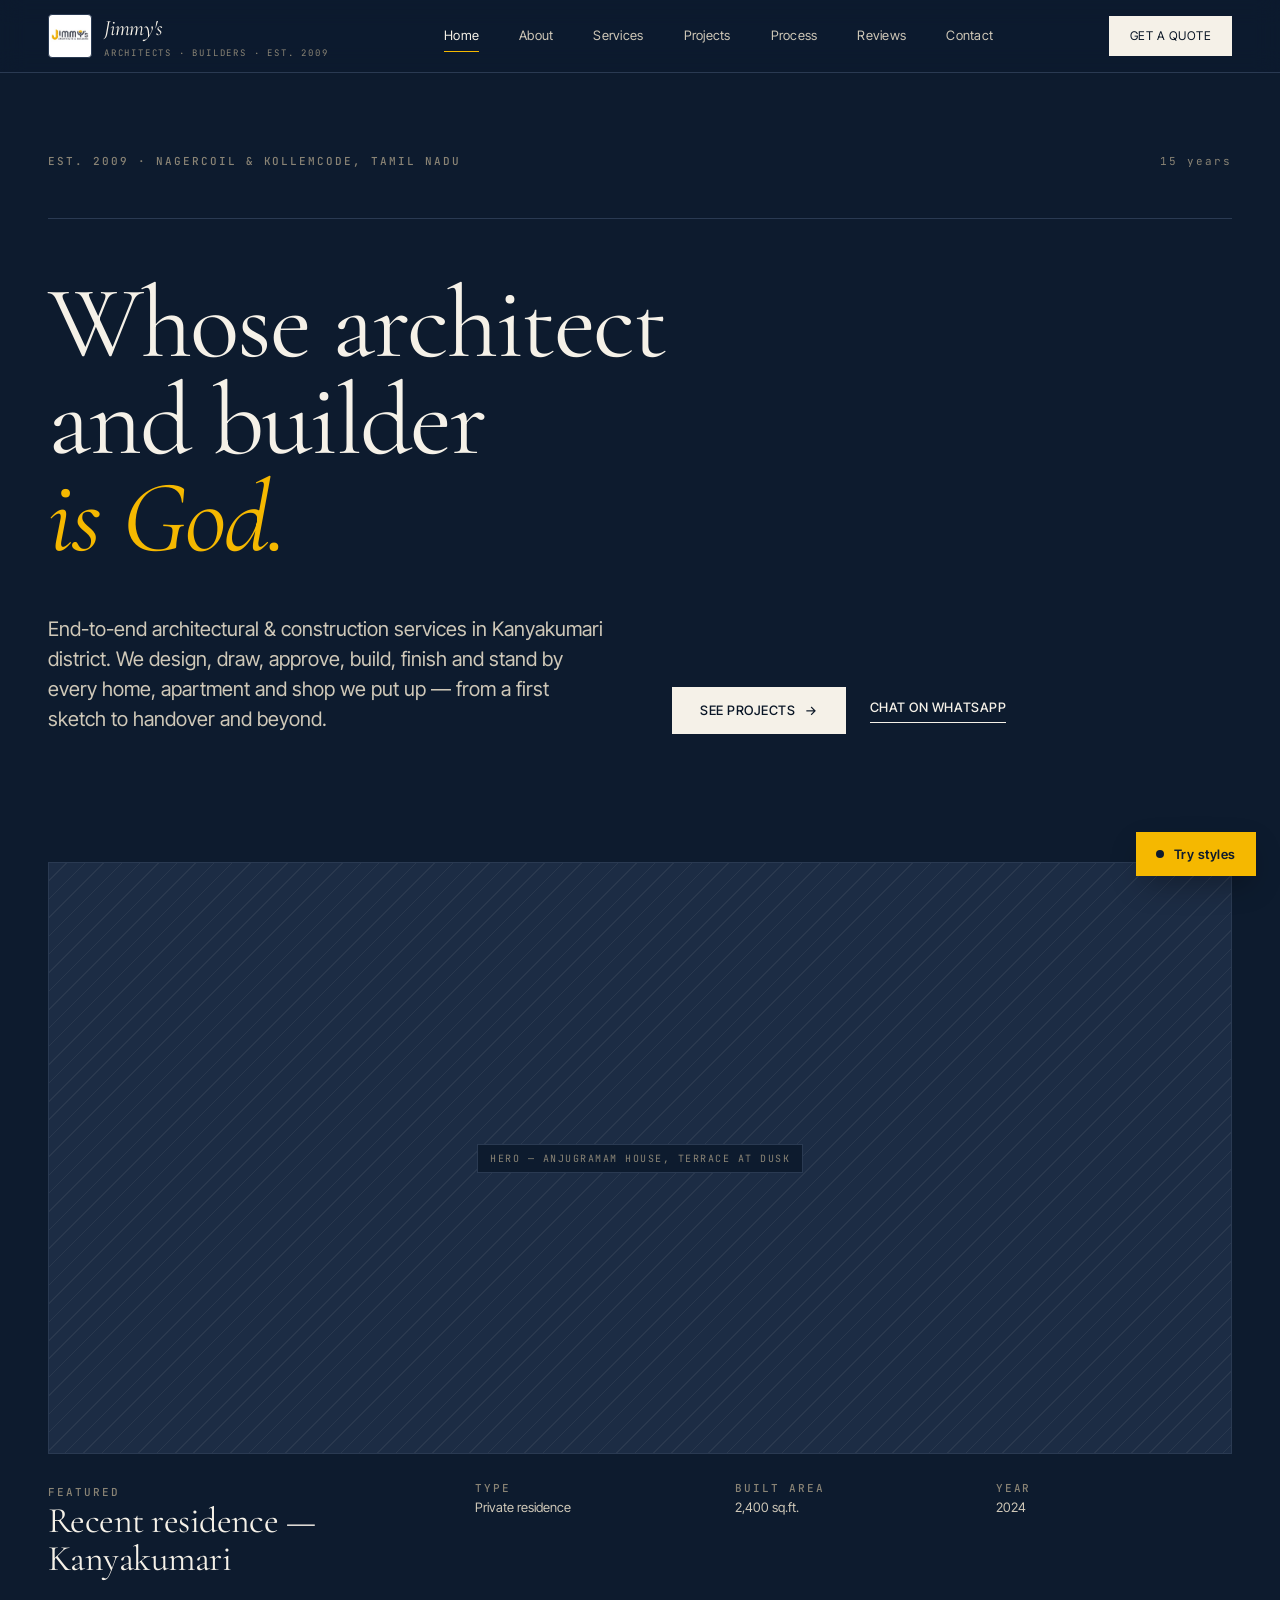
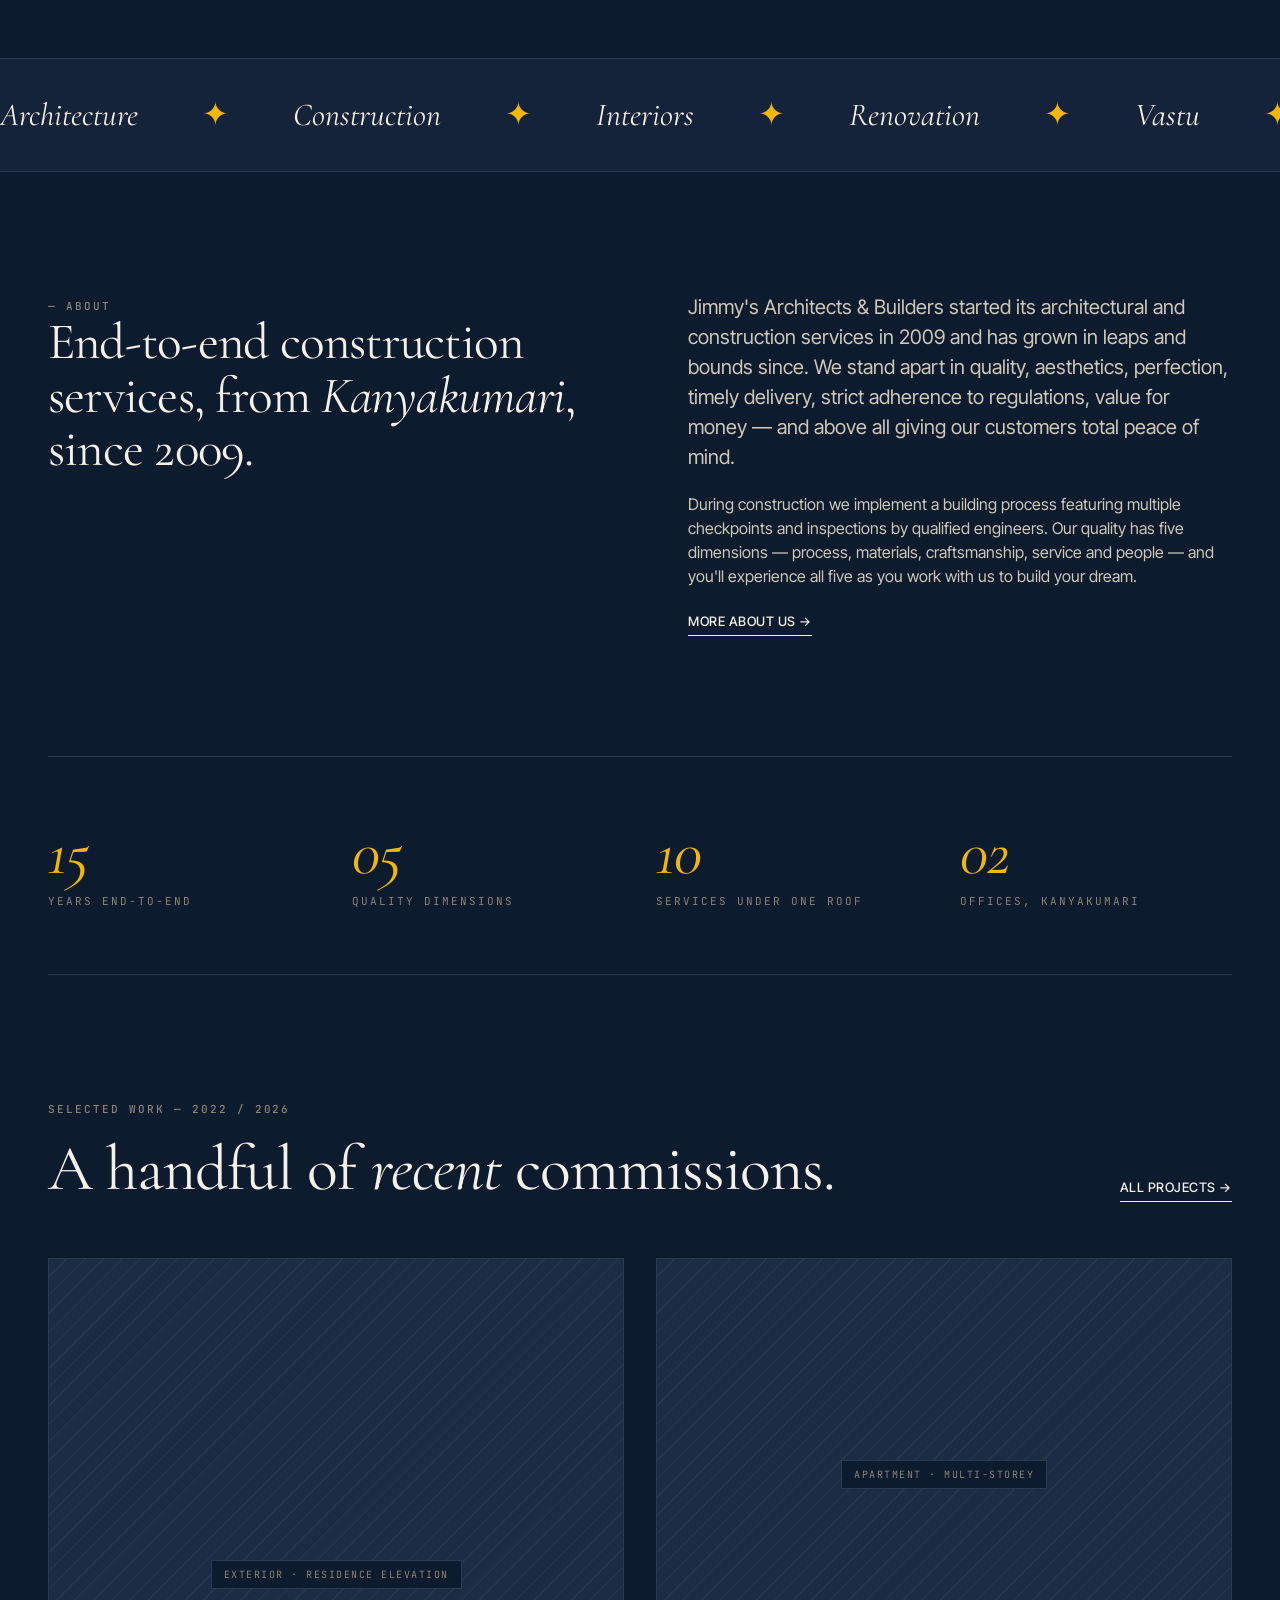
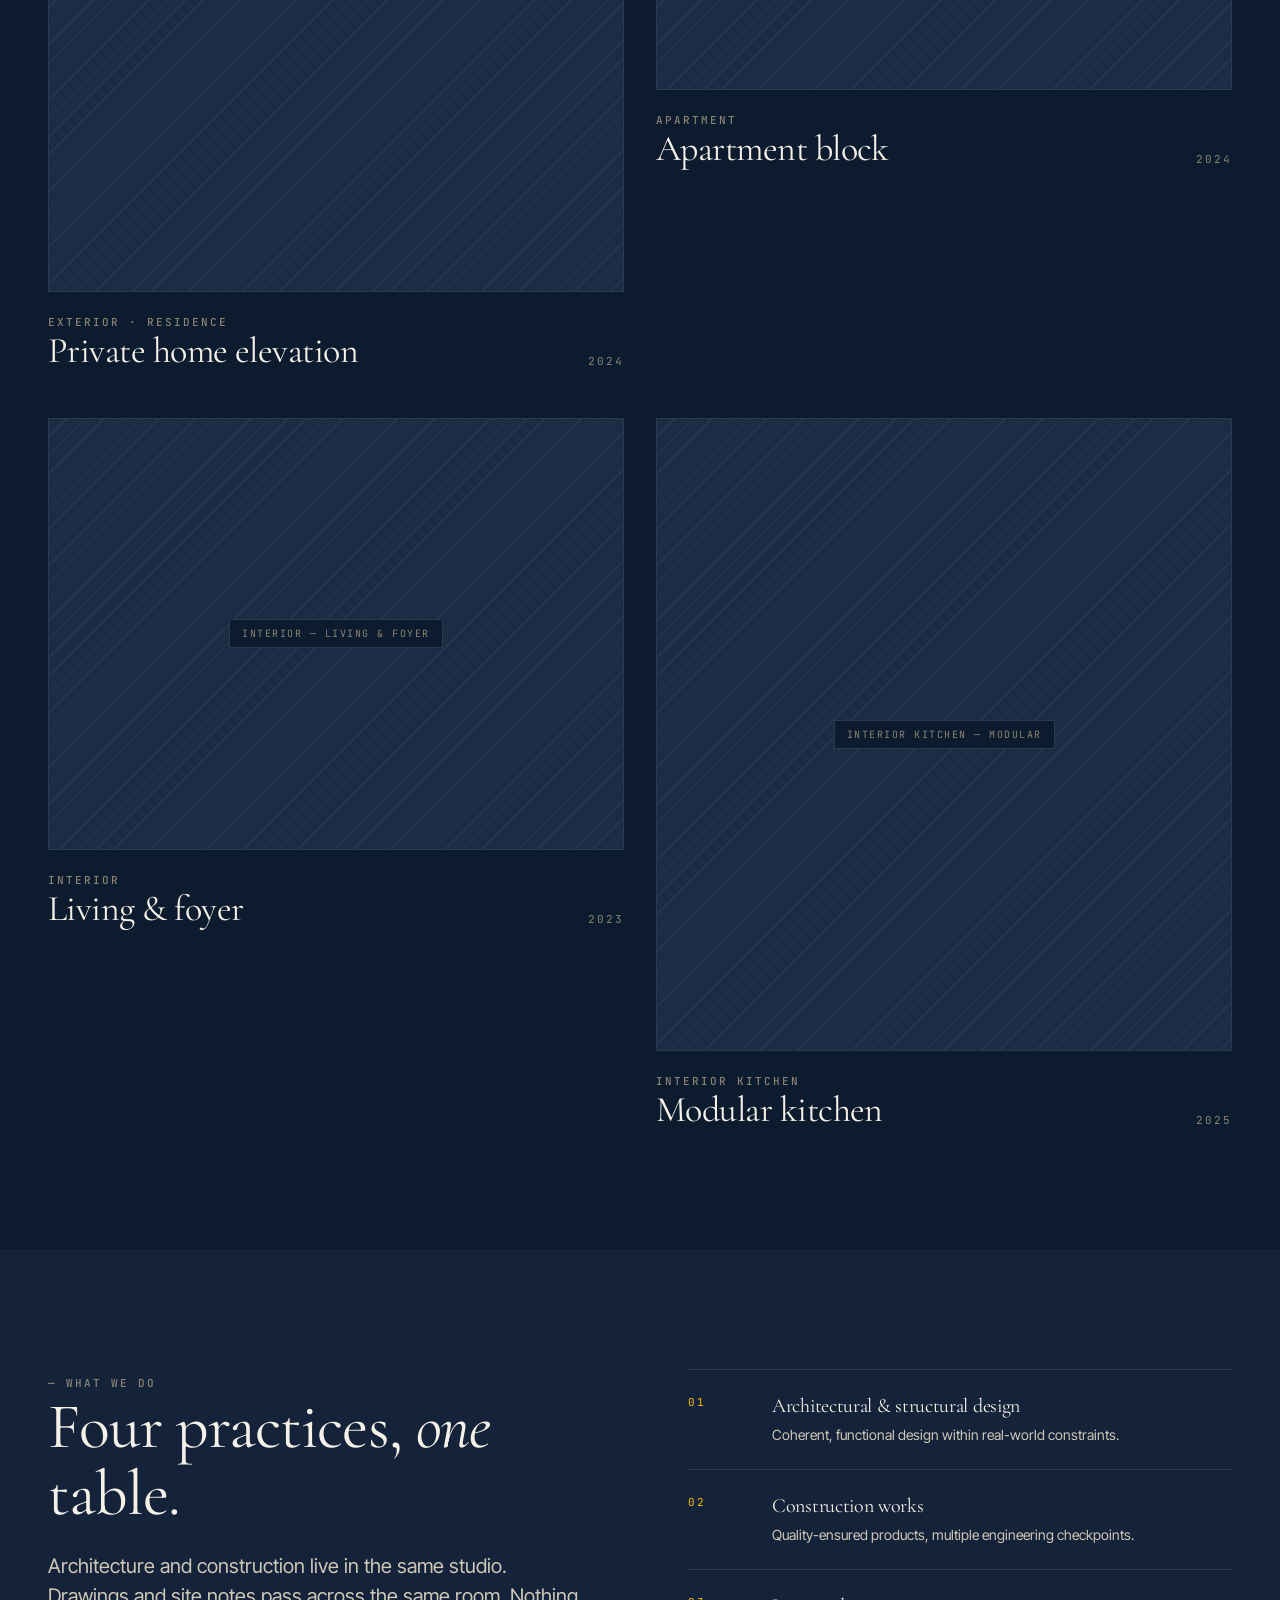
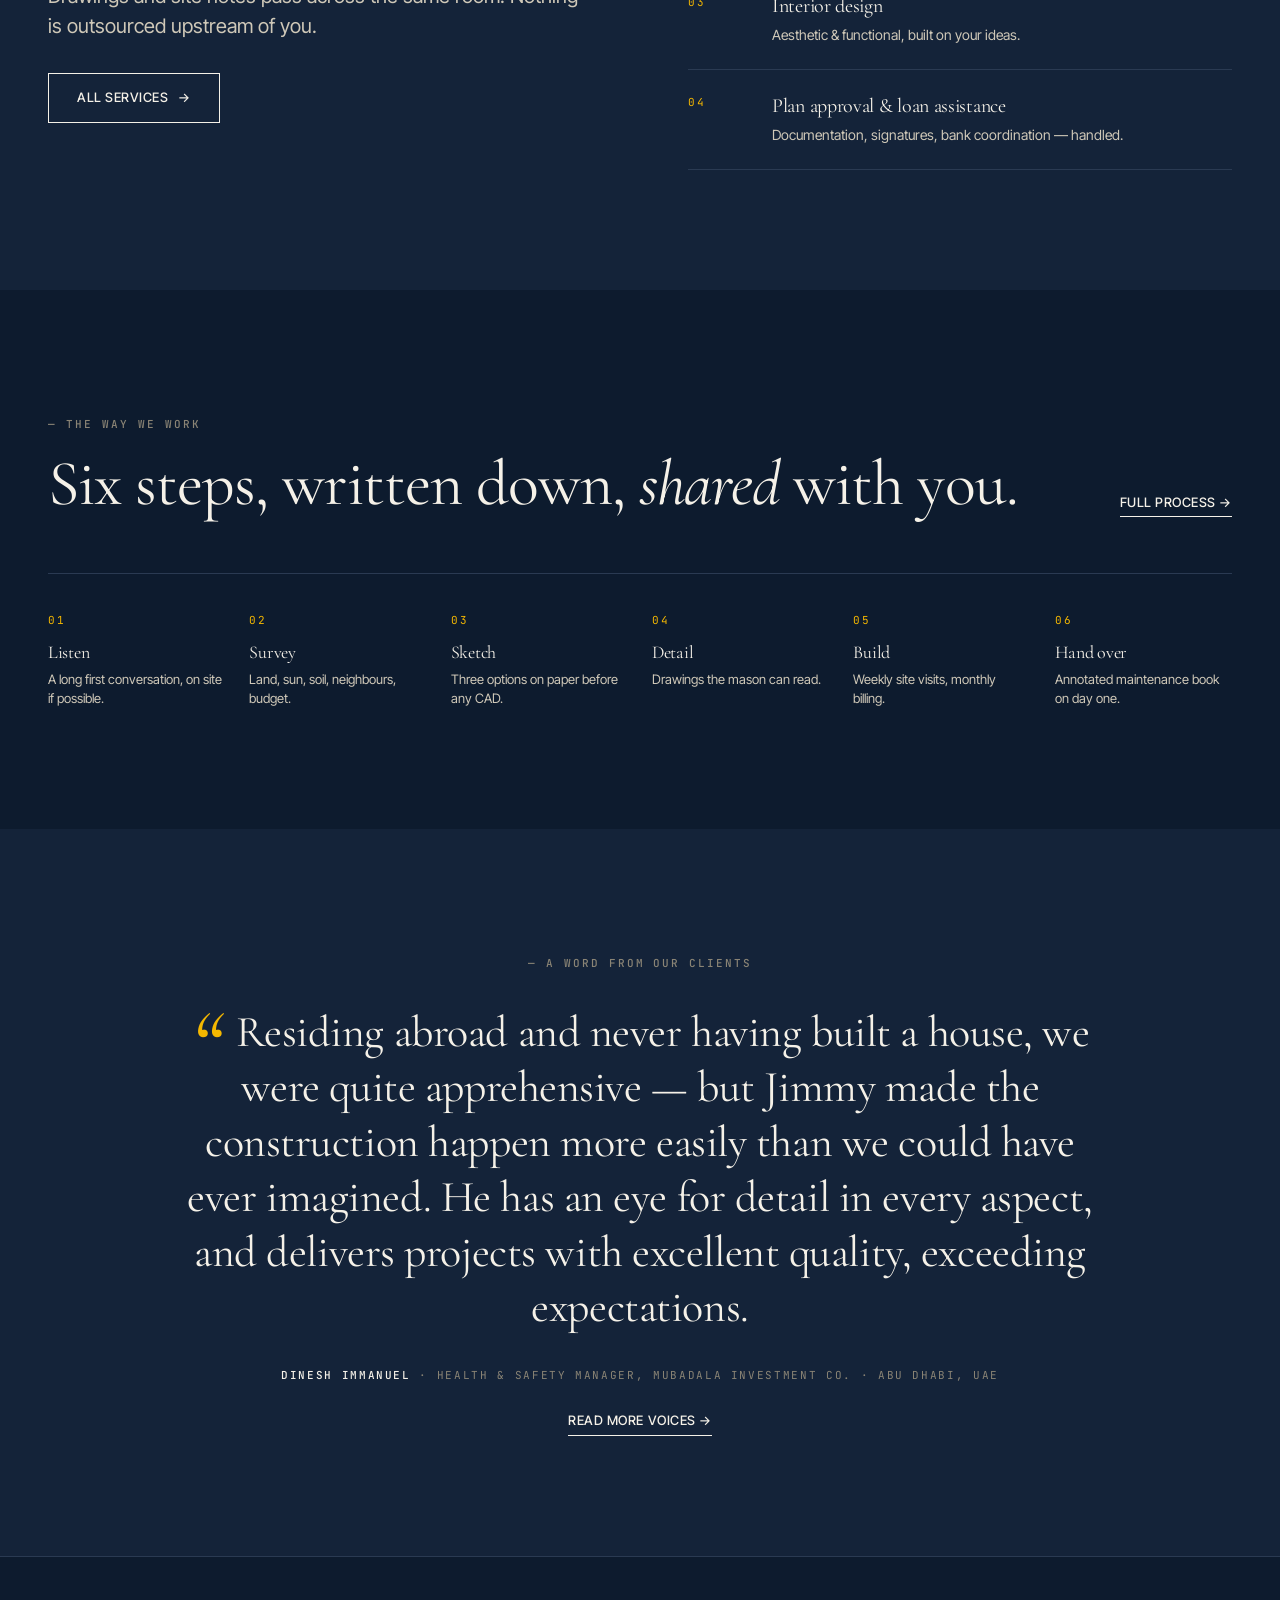
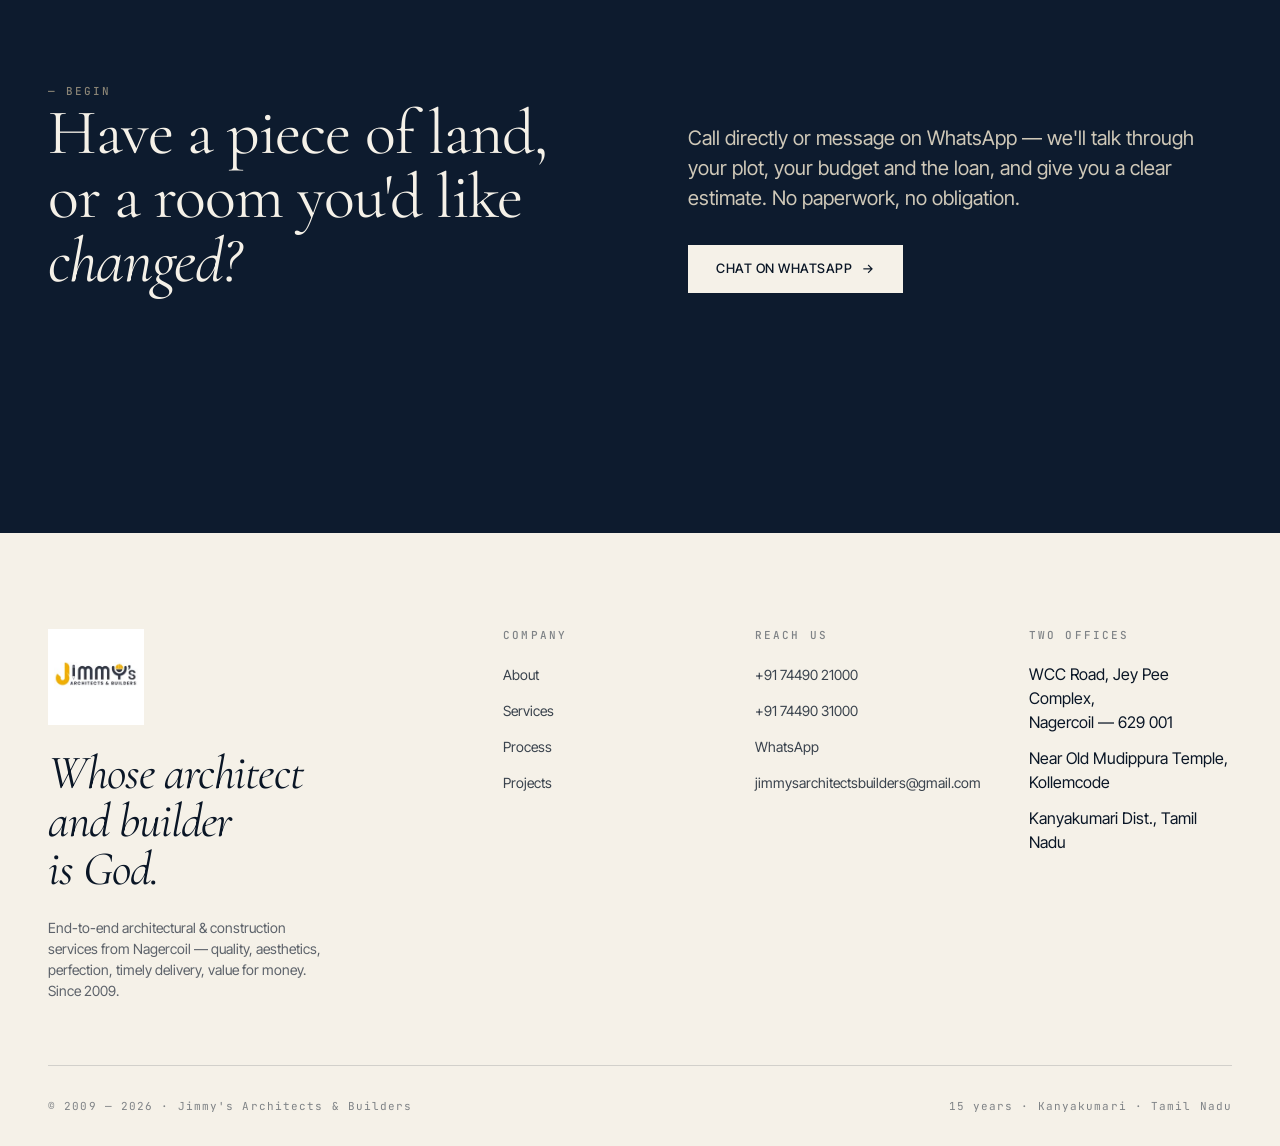
<file: index.html>
<!doctype html>
<html lang="en">
<head>
<meta charset="utf-8" />
<meta name="viewport" content="width=device-width,initial-scale=1" />
<title>Jimmy's Architects &amp; Builders — Nagercoil</title>
<link rel="preconnect" href="https://fonts.googleapis.com">
<link rel="preconnect" href="https://fonts.gstatic.com" crossorigin>
<link href="https://fonts.googleapis.com/css2?family=Cormorant+Garamond:ital,wght@0,400;0,500;1,400;1,500&family=Inter+Tight:wght@400;500;600&family=JetBrains+Mono:wght@400;500&family=Bodoni+Moda:ital,wght@0,400;1,400&family=IBM+Plex+Sans:wght@400;500&family=Fraunces:ital,wght@0,400;1,400&family=Space+Grotesk:wght@400;500&display=swap" rel="stylesheet">
<link rel="stylesheet" href="styles.css">
</head>
<body>
<div id="nav-mount" data-active="index.html"></div>

<!-- HERO -->
<section class="hero">
  <div class="wrap hero-inner">
    <div class="hero-meta fade-up">
      <span class="eyebrow">Est. 2009 · Nagercoil &amp; Kollemcode, Tamil Nadu</span>
      <span class="hero-num">15 years</span>
    </div>
    <h1 class="display fade-up fade-up-2">
      Whose architect<br/>
      and builder<br/>
      <em>is God.</em>
    </h1>
    <div class="hero-foot fade-up fade-up-3">
      <p class="lead">End-to-end architectural &amp; construction services in Kanyakumari district. We design, draw, approve, build, finish and stand by every home, apartment and shop we put up — from a first sketch to handover and beyond.</p>
      <div class="hero-ctas">
        <a href="projects.html" class="btn btn-primary">See projects <span class="arrow">→</span></a>
        <a href="https://wa.me/917449021000" class="btn btn-link">Chat on WhatsApp</a>
      </div>
    </div>
  </div>

  <!-- Hero figure -->
  <div class="wrap">
    <div class="hero-figure reveal">
      <div class="ph hero-ph"><span class="ph-label">Hero — Anjugramam House, terrace at dusk</span></div>
      <div class="hero-figure-meta">
        <div>
          <span class="eyebrow">Featured</span>
          <h3>Recent residence — Kanyakumari</h3>
        </div>
        <div class="hero-figure-spec">
          <div><span class="eyebrow">Type</span><br/>Private residence</div>
          <div><span class="eyebrow">Built area</span><br/>2,400 sq.ft.</div>
          <div><span class="eyebrow">Year</span><br/>2024</div>
        </div>
      </div>
    </div>
  </div>
</section>

<!-- MARQUEE -->
<div class="marquee">
  <div class="marquee-track">
    <span class="marquee-item">Architecture</span>
    <span class="marquee-item">Construction</span>
    <span class="marquee-item">Interiors</span>
    <span class="marquee-item">Renovation</span>
    <span class="marquee-item">Vastu</span>
    <span class="marquee-item">Landscape</span>
    <span class="marquee-item">Architecture</span>
    <span class="marquee-item">Construction</span>
    <span class="marquee-item">Interiors</span>
    <span class="marquee-item">Renovation</span>
    <span class="marquee-item">Vastu</span>
    <span class="marquee-item">Landscape</span>
  </div>
</div>

<!-- INTRO / PHILOSOPHY -->
<section class="section">
  <div class="wrap intro-grid">
    <div class="reveal">
      <span class="eyebrow">— About</span>
      <h2 class="intro-h">End-to-end construction services, from <em>Kanyakumari</em>, since 2009.</h2>
    </div>
    <div class="intro-body reveal">
      <p class="lead">Jimmy's Architects &amp; Builders started its architectural and construction services in 2009 and has grown in leaps and bounds since. We stand apart in quality, aesthetics, perfection, timely delivery, strict adherence to regulations, value for money — and above all giving our customers total peace of mind.</p>
      <p>During construction we implement a building process featuring multiple checkpoints and inspections by qualified engineers. Our quality has five dimensions — process, materials, craftsmanship, service and people — and you'll experience all five as you work with us to build your dream.</p>
      <a href="about.html" class="btn btn-link">More about us →</a>
    </div>
  </div>
</section>

<!-- STATS -->
<section class="wrap">
  <div class="stat-row reveal">
    <div><div class="stat-num"><em>15</em></div><div class="stat-label">Years end-to-end</div></div>
    <div><div class="stat-num"><em>05</em></div><div class="stat-label">Quality dimensions</div></div>
    <div><div class="stat-num"><em>10</em></div><div class="stat-label">Services under one roof</div></div>
    <div><div class="stat-num"><em>02</em></div><div class="stat-label">Offices, Kanyakumari</div></div>
  </div>
</section>

<!-- SELECTED WORK -->
<section class="section">
  <div class="wrap">
    <div class="section-head reveal">
      <span class="eyebrow">Selected work — 2022 / 2026</span>
      <div class="section-head-row">
        <h2>A handful of <em>recent</em> commissions.</h2>
        <a href="projects.html" class="btn btn-link">All projects →</a>
      </div>
    </div>

    <div class="work-grid">
      <a href="projects.html" class="work-item reveal">
        <div class="ph work-ph tall"><span class="ph-label">Exterior · residence elevation</span></div>
        <div class="work-meta">
          <div>
            <span class="eyebrow">Exterior · Residence</span>
            <h3>Private home elevation</h3>
          </div>
          <span class="work-year">2024</span>
        </div>
      </a>

      <a href="projects.html" class="work-item reveal">
        <div class="ph work-ph"><span class="ph-label">Apartment · multi-storey</span></div>
        <div class="work-meta">
          <div>
            <span class="eyebrow">Apartment</span>
            <h3>Apartment block</h3>
          </div>
          <span class="work-year">2024</span>
        </div>
      </a>

      <a href="projects.html" class="work-item reveal">
        <div class="ph work-ph"><span class="ph-label">Interior — living &amp; foyer</span></div>
        <div class="work-meta">
          <div>
            <span class="eyebrow">Interior</span>
            <h3>Living &amp; foyer</h3>
          </div>
          <span class="work-year">2023</span>
        </div>
      </a>

      <a href="projects.html" class="work-item reveal">
        <div class="ph work-ph tall"><span class="ph-label">Interior kitchen — modular</span></div>
        <div class="work-meta">
          <div>
            <span class="eyebrow">Interior kitchen</span>
            <h3>Modular kitchen</h3>
          </div>
          <span class="work-year">2025</span>
        </div>
      </a>
    </div>
  </div>
</section>

<!-- SERVICES TEASER -->
<section class="section bg-2-section">
  <div class="wrap">
    <div class="services-teaser">
      <div class="reveal">
        <span class="eyebrow">— What we do</span>
        <h2>Four practices, <em>one</em> table.</h2>
        <p class="lead">Architecture and construction live in the same studio. Drawings and site notes pass across the same room. Nothing is outsourced upstream of you.</p>
        <a href="services.html" class="btn btn-ghost">All services <span class="arrow">→</span></a>
      </div>
      <ol class="svc-list">
        <li class="reveal"><span class="svc-num">01</span><div><h4>Architectural &amp; structural design</h4><p>Coherent, functional design within real-world constraints.</p></div></li>
        <li class="reveal"><span class="svc-num">02</span><div><h4>Construction works</h4><p>Quality-ensured products, multiple engineering checkpoints.</p></div></li>
        <li class="reveal"><span class="svc-num">03</span><div><h4>Interior design</h4><p>Aesthetic &amp; functional, built on your ideas.</p></div></li>
        <li class="reveal"><span class="svc-num">04</span><div><h4>Plan approval &amp; loan assistance</h4><p>Documentation, signatures, bank coordination — handled.</p></div></li>
      </ol>
    </div>
  </div>
</section>

<!-- PROCESS TEASER -->
<section class="section">
  <div class="wrap">
    <div class="section-head reveal">
      <span class="eyebrow">— The way we work</span>
      <div class="section-head-row">
        <h2>Six steps, written down, <em>shared</em> with you.</h2>
        <a href="process.html" class="btn btn-link">Full process →</a>
      </div>
    </div>
    <div class="process-strip">
      <div class="proc reveal"><span class="proc-num">01</span><h4>Listen</h4><p>A long first conversation, on site if possible.</p></div>
      <div class="proc reveal"><span class="proc-num">02</span><h4>Survey</h4><p>Land, sun, soil, neighbours, budget.</p></div>
      <div class="proc reveal"><span class="proc-num">03</span><h4>Sketch</h4><p>Three options on paper before any CAD.</p></div>
      <div class="proc reveal"><span class="proc-num">04</span><h4>Detail</h4><p>Drawings the mason can read.</p></div>
      <div class="proc reveal"><span class="proc-num">05</span><h4>Build</h4><p>Weekly site visits, monthly billing.</p></div>
      <div class="proc reveal"><span class="proc-num">06</span><h4>Hand over</h4><p>Annotated maintenance book on day one.</p></div>
    </div>
  </div>
</section>

<!-- TESTIMONIAL -->
<section class="section quote-section">
  <div class="wrap">
    <figure class="quote reveal">
      <span class="eyebrow">— A word from our clients</span>
      <blockquote>
        <span class="quote-mark">“</span>
        Residing abroad and never having built a house, we were quite apprehensive — but Jimmy made the construction happen more easily than we could have ever imagined. He has an eye for detail in every aspect, and delivers projects with excellent quality, exceeding expectations.
      </blockquote>
      <figcaption>
        <strong>Dinesh Immanuel</strong> · Health &amp; Safety Manager, Mubadala Investment Co. · Abu Dhabi, UAE
      </figcaption>
      <a href="testimonials.html" class="btn btn-link">Read more voices →</a>
    </figure>
  </div>
</section>

<!-- CTA -->
<section class="cta">
  <div class="wrap cta-inner">
    <div class="reveal">
      <span class="eyebrow">— Begin</span>
      <h2 class="cta-h">Have a piece of land,<br/>or a room you'd like <em>changed?</em></h2>
    </div>
    <div class="cta-side reveal">
      <p class="lead">Call directly or message on WhatsApp — we'll talk through your plot, your budget and the loan, and give you a clear estimate. No paperwork, no obligation.</p>
      <a href="https://wa.me/917449021000" class="btn btn-primary">Chat on WhatsApp <span class="arrow">→</span></a>
    </div>
  </div>
</section>

<div id="footer-mount"></div>

<style>
.hero { padding: 80px 0 0; }
.hero-inner { padding-bottom: 64px; }
.hero-meta {
  display: flex;
  justify-content: space-between;
  align-items: center;
  padding-bottom: 48px;
  border-bottom: 1px solid var(--line);
  margin-bottom: 56px;
}
.hero-num {
  font-family: var(--mono);
  font-size: 11px;
  letter-spacing: 0.18em;
  color: var(--ink-3);
}
.hero-foot {
  display: grid;
  grid-template-columns: 1fr 1fr;
  gap: 64px;
  align-items: end;
  margin-top: 48px;
}
@media (max-width: 768px) {
  .hero-foot { grid-template-columns: 1fr; gap: 32px; }
}
.hero-ctas { display: flex; gap: 24px; align-items: center; flex-wrap: wrap; }
.hero-figure {
  margin-top: 64px;
  padding-bottom: 80px;
}
.hero-ph { aspect-ratio: 16 / 8; }
.hero-figure-meta {
  display: grid;
  grid-template-columns: 1fr 2fr;
  gap: 48px;
  padding-top: 24px;
  align-items: start;
}
.hero-figure-spec {
  display: grid;
  grid-template-columns: repeat(3, 1fr);
  gap: 24px;
  font-size: 13px;
  color: var(--ink-2);
}
@media (max-width: 768px) {
  .hero-figure-meta { grid-template-columns: 1fr; gap: 24px; }
}

.intro-grid {
  display: grid;
  grid-template-columns: 1fr 1fr;
  gap: 96px;
  align-items: start;
}
@media (max-width: 768px) { .intro-grid { grid-template-columns: 1fr; gap: 32px; } }
.intro-h {
  font-size: clamp(32px, 4vw, 56px);
}
.intro-body p { margin-bottom: 20px; }

.section-head { margin-bottom: 56px; }
.section-head-row {
  display: flex;
  justify-content: space-between;
  align-items: end;
  gap: 32px;
  margin-top: 16px;
}

.work-grid {
  display: grid;
  grid-template-columns: 1fr 1fr;
  gap: 48px 32px;
}
@media (max-width: 768px) { .work-grid { grid-template-columns: 1fr; } }
.work-item { display: block; transition: opacity 0.2s; }
.work-item:hover { opacity: 0.85; }
.work-ph { aspect-ratio: 4 / 3; }
.work-ph.tall { aspect-ratio: 4 / 4.4; }
.work-meta {
  display: flex;
  justify-content: space-between;
  align-items: end;
  padding-top: 16px;
  gap: 16px;
}
.work-year {
  font-family: var(--mono);
  font-size: 11px;
  color: var(--ink-3);
  letter-spacing: 0.18em;
}

.bg-2-section { background: var(--bg-2); }

.services-teaser {
  display: grid;
  grid-template-columns: 1fr 1fr;
  gap: 96px;
}
@media (max-width: 768px) { .services-teaser { grid-template-columns: 1fr; gap: 48px; } }
.services-teaser p.lead { margin: 24px 0 32px; }
.svc-list { list-style: none; }
.svc-list li {
  display: grid;
  grid-template-columns: 60px 1fr;
  gap: 24px;
  padding: 24px 0;
  border-top: 1px solid var(--line);
}
.svc-list li:last-child { border-bottom: 1px solid var(--line); }
.svc-num {
  font-family: var(--mono);
  font-size: 11px;
  letter-spacing: 0.18em;
  color: var(--accent);
}
.svc-list h4 { margin-bottom: 6px; }
.svc-list p { font-size: 14px; }

.process-strip {
  display: grid;
  grid-template-columns: repeat(6, 1fr);
  gap: 24px;
  border-top: 1px solid var(--line);
  padding-top: 32px;
}
@media (max-width: 900px) { .process-strip { grid-template-columns: repeat(3, 1fr); } }
@media (max-width: 500px) { .process-strip { grid-template-columns: repeat(2, 1fr); } }
.proc h4 { margin: 12px 0 6px; font-size: 18px; }
.proc p { font-size: 13px; }
.proc-num {
  font-family: var(--mono);
  font-size: 11px;
  letter-spacing: 0.18em;
  color: var(--accent);
}

.quote-section { background: var(--bg-2); }
.quote {
  max-width: 920px;
  margin: 0 auto;
  text-align: center;
  position: relative;
}
.quote blockquote {
  font-family: var(--serif);
  font-size: clamp(28px, 3.5vw, 44px);
  line-height: 1.25;
  letter-spacing: -0.01em;
  margin: 32px 0;
  color: var(--ink);
  position: relative;
}
.quote-mark {
  font-family: var(--serif);
  font-style: italic;
  font-size: 96px;
  line-height: 0;
  vertical-align: -28px;
  color: var(--accent);
  margin-right: 4px;
}
.quote figcaption {
  font-family: var(--mono);
  font-size: 11px;
  letter-spacing: 0.15em;
  text-transform: uppercase;
  color: var(--ink-3);
  margin-bottom: 24px;
}
.quote figcaption strong { color: var(--ink); font-weight: 500; }

.cta { padding: 120px 0; border-top: 1px solid var(--line); }
.cta-inner {
  display: grid;
  grid-template-columns: 1fr 1fr;
  gap: 96px;
  align-items: end;
}
@media (max-width: 768px) { .cta-inner { grid-template-columns: 1fr; gap: 48px; } }
.cta-h { font-size: clamp(40px, 5vw, 80px); line-height: 1; }
.cta-side .lead { margin-bottom: 32px; }
</style>

<script src="shell.js"></script>
<script src="tweaks.js"></script>
</body>
</html>
</file>
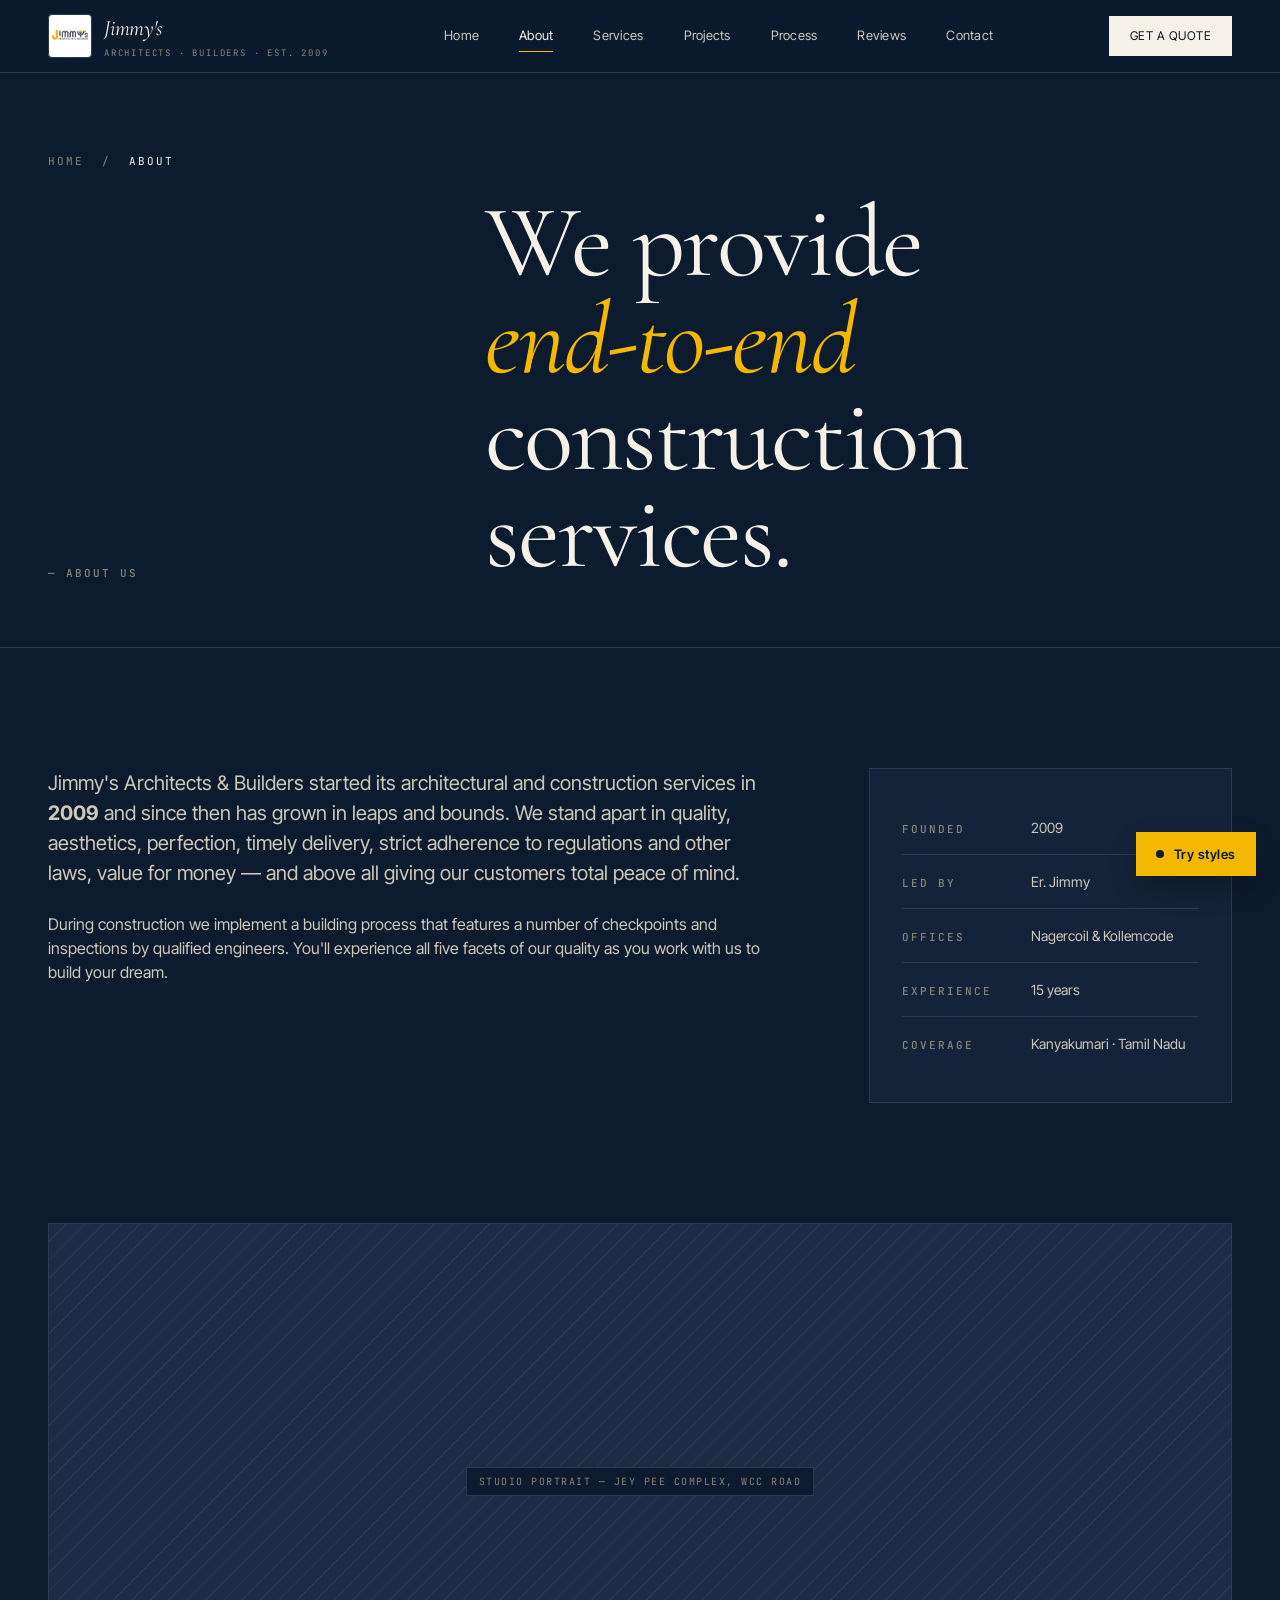
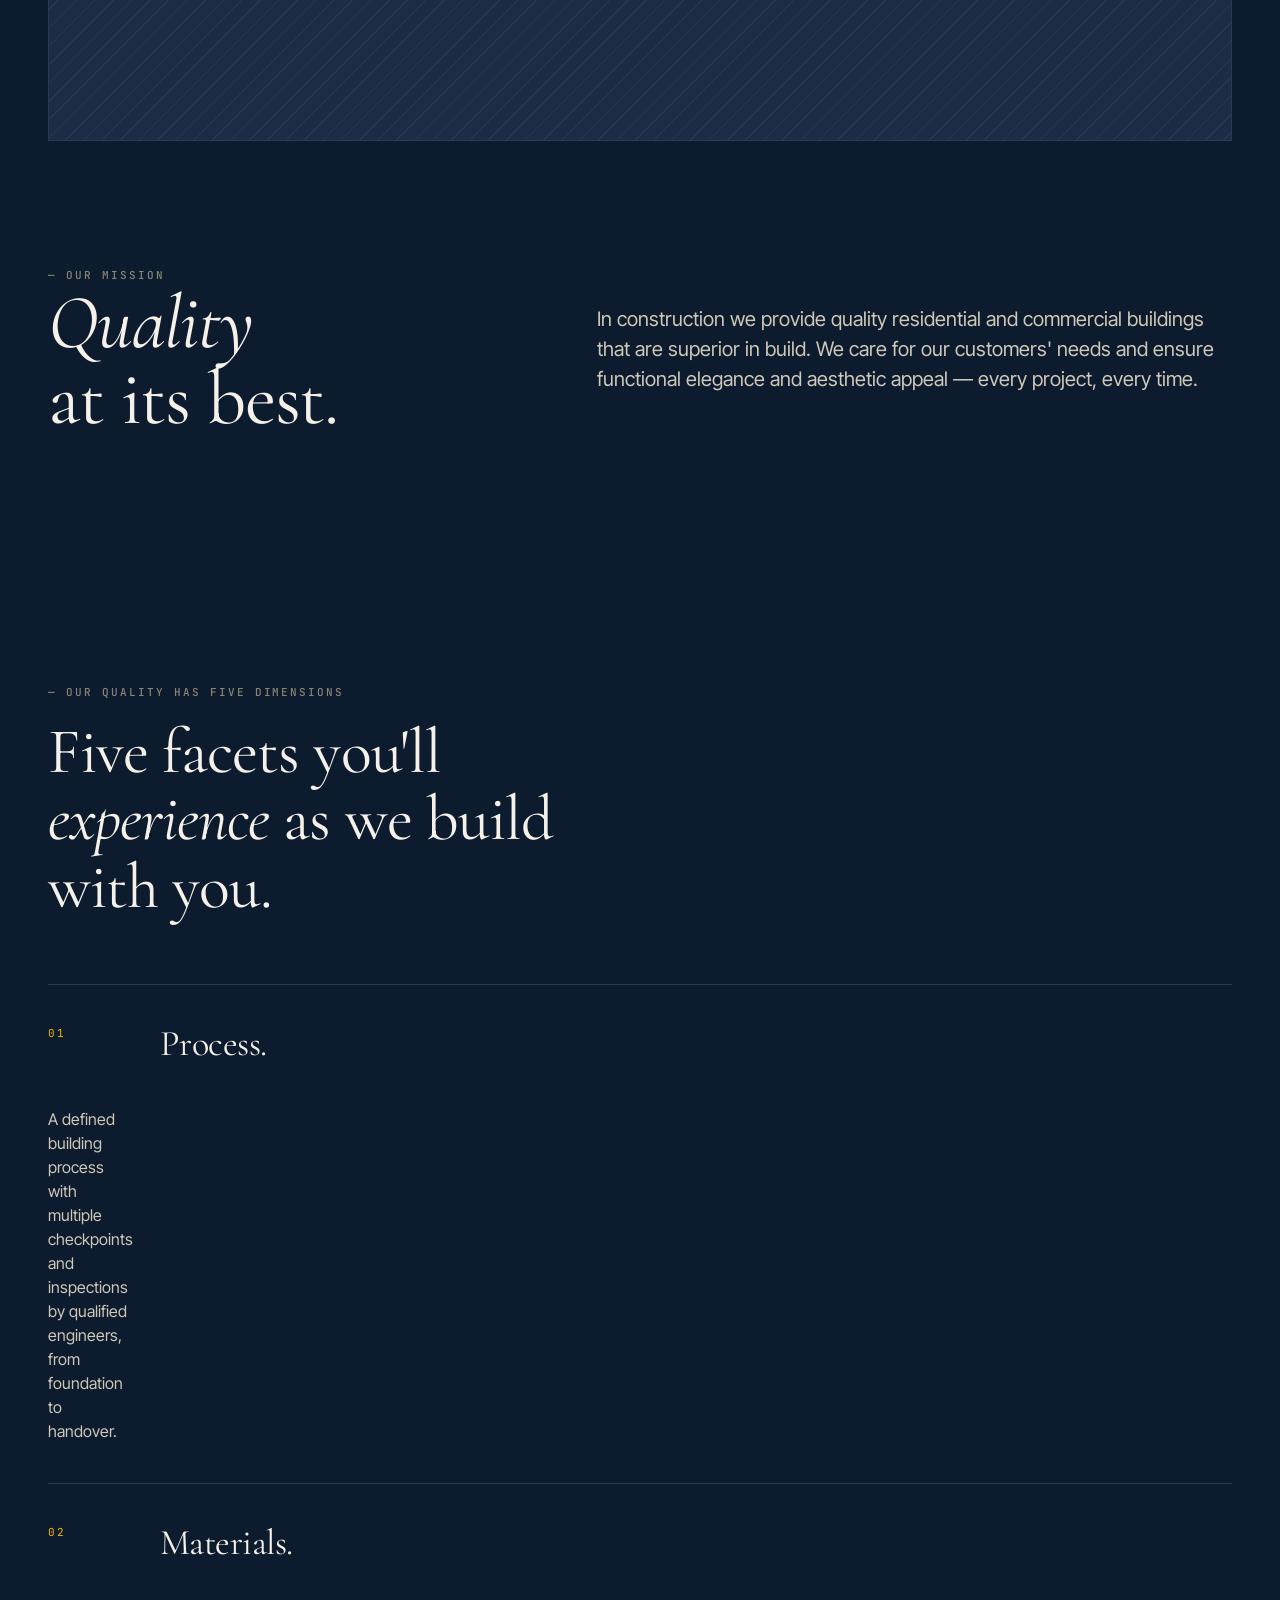
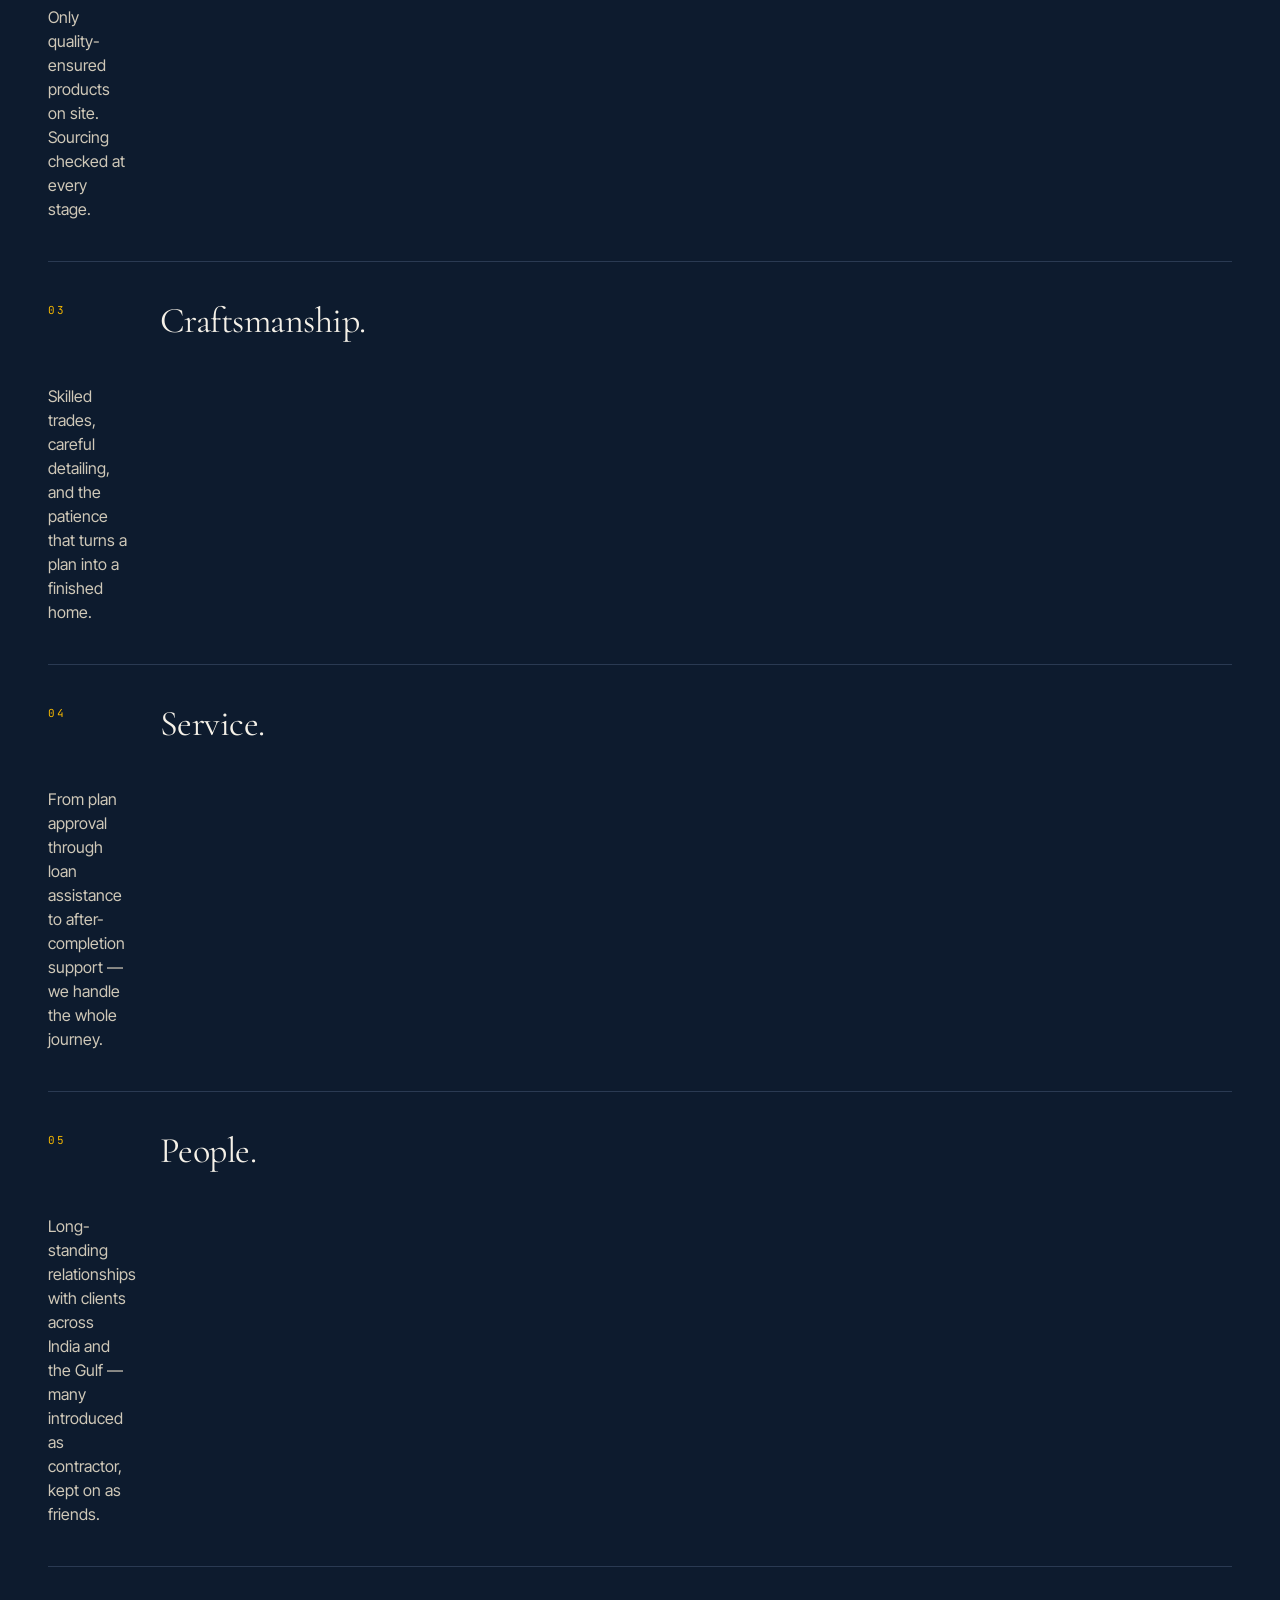
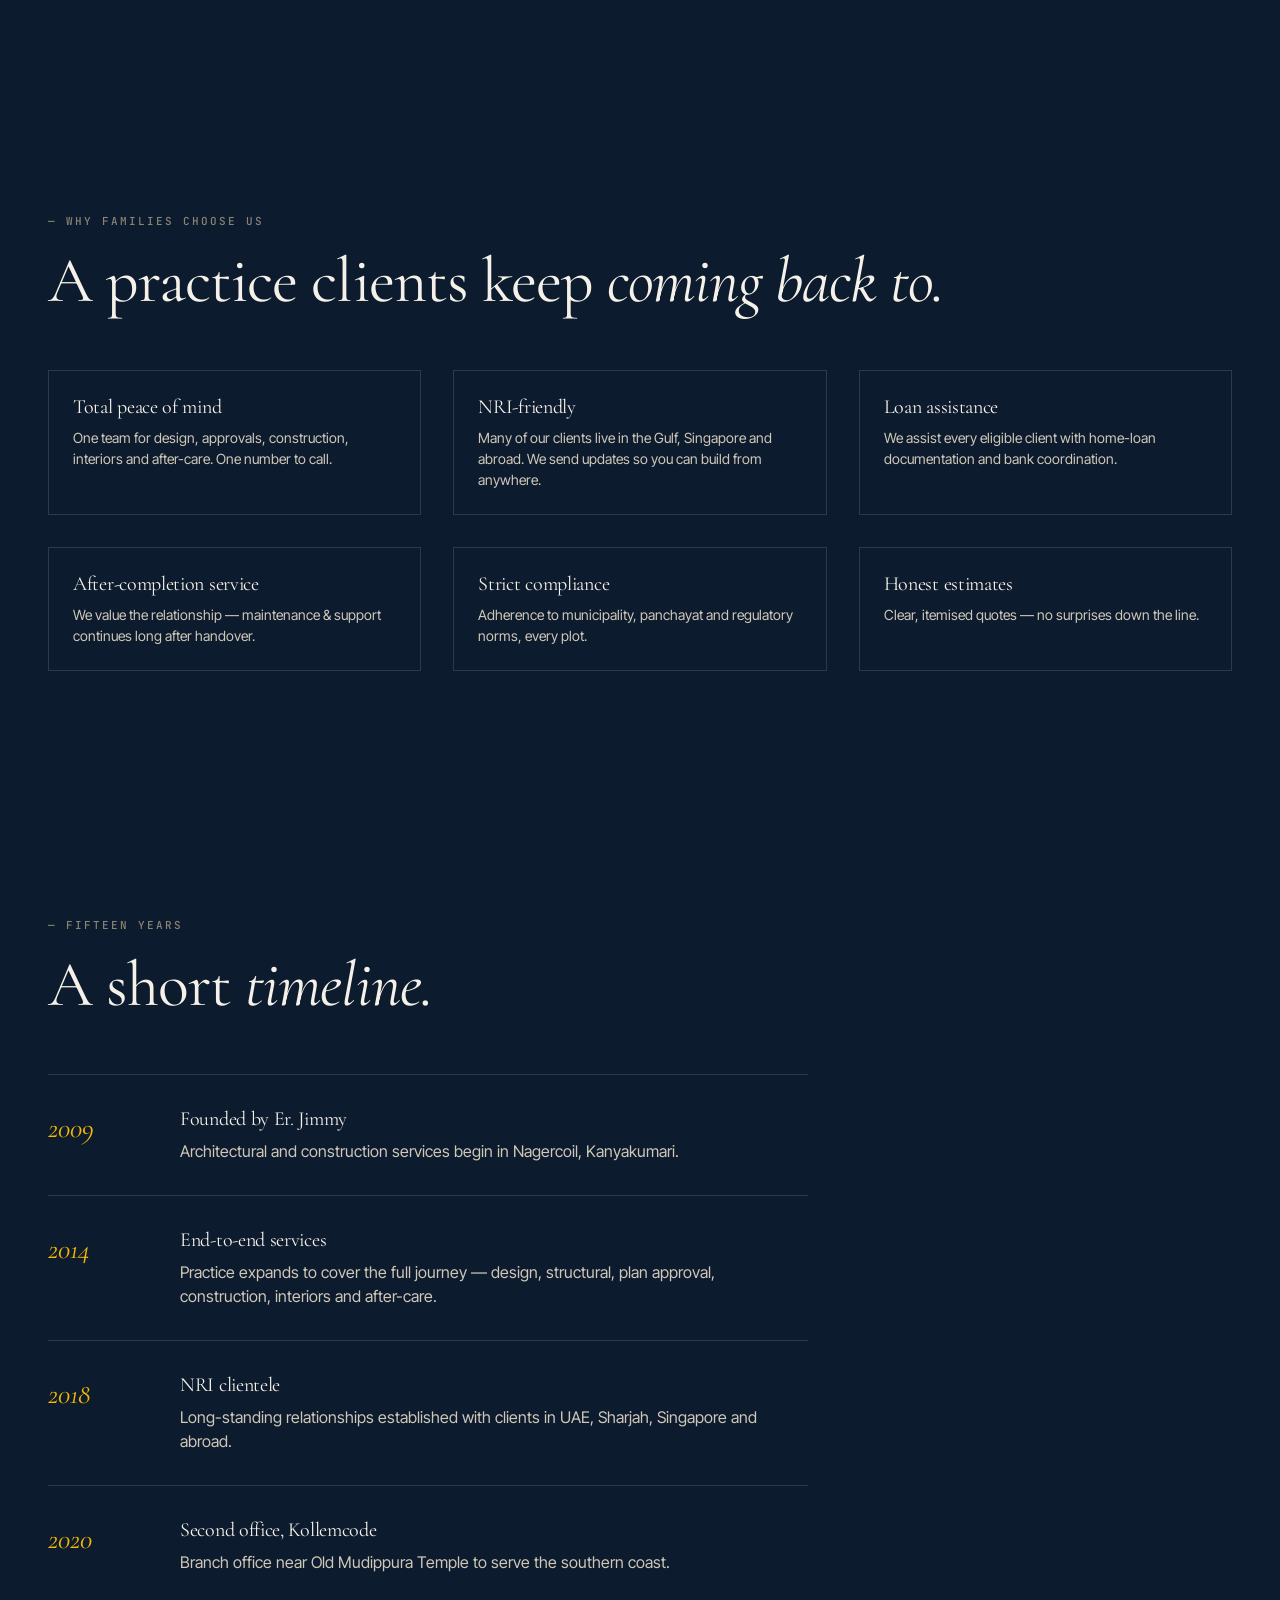
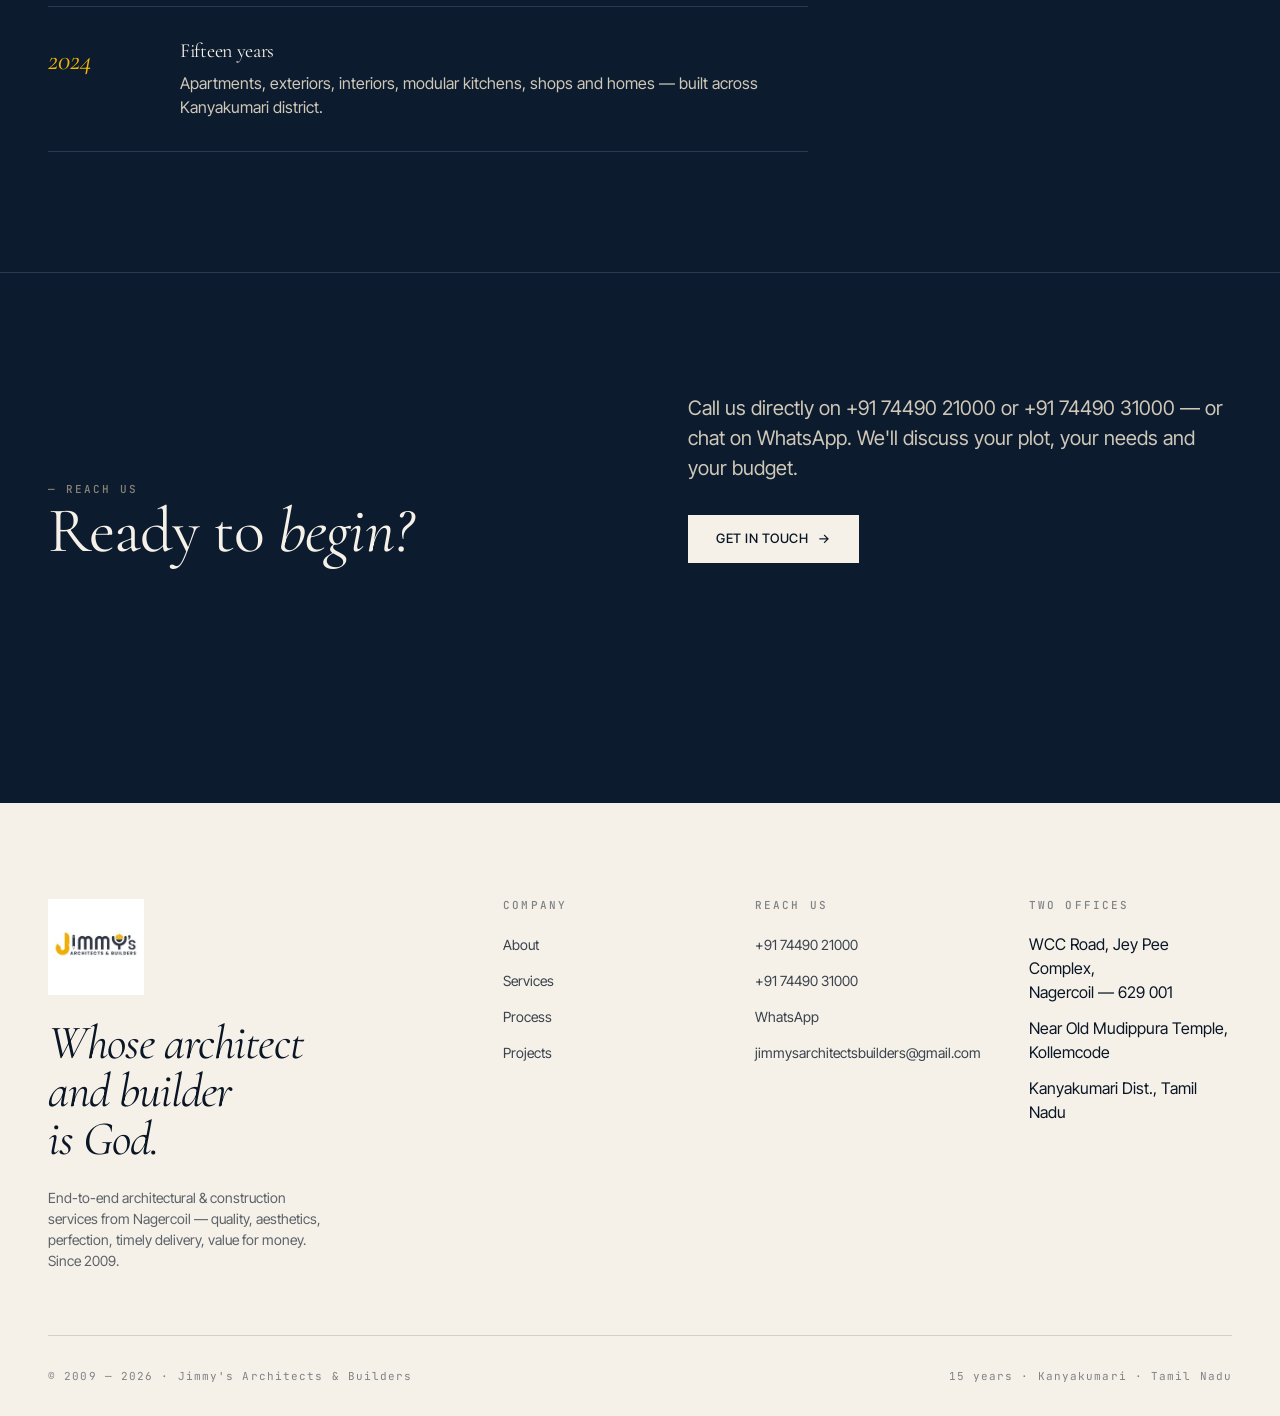
<file: about.html>
<!doctype html>
<html lang="en">
<head>
<meta charset="utf-8" />
<meta name="viewport" content="width=device-width,initial-scale=1" />
<title>About — Jimmy's Architects &amp; Builders</title>
<link rel="preconnect" href="https://fonts.googleapis.com">
<link rel="preconnect" href="https://fonts.gstatic.com" crossorigin>
<link href="https://fonts.googleapis.com/css2?family=Cormorant+Garamond:ital,wght@0,400;0,500;1,400;1,500&family=Inter+Tight:wght@400;500;600&family=JetBrains+Mono:wght@400;500&family=Bodoni+Moda:ital,wght@0,400;1,400&family=IBM+Plex+Sans:wght@400;500&family=Fraunces:ital,wght@0,400;1,400&family=Space+Grotesk:wght@400;500&display=swap" rel="stylesheet">
<link rel="stylesheet" href="styles.css">
</head>
<body>
<div id="nav-mount" data-active="about.html"></div>

<section class="page-hero">
  <div class="wrap">
    <div class="crumbs"><a href="index.html">Home</a> &nbsp;/&nbsp; <span>About</span></div>
    <div class="page-hero-grid">
      <div><span class="eyebrow">— About us</span></div>
      <h1 class="display">We provide<br/><em>end-to-end</em><br/>construction services.</h1>
    </div>
  </div>
</section>

<section class="section">
  <div class="wrap about-intro">
    <div class="reveal">
      <p class="lead">Jimmy's Architects &amp; Builders started its architectural and construction services in <strong>2009</strong> and since then has grown in leaps and bounds. We stand apart in quality, aesthetics, perfection, timely delivery, strict adherence to regulations and other laws, value for money — and above all giving our customers total peace of mind.</p>
      <p>During construction we implement a building process that features a number of checkpoints and inspections by qualified engineers. You'll experience all five facets of our quality as you work with us to build your dream.</p>
    </div>
    <aside class="about-aside reveal">
      <div class="aside-row"><span class="eyebrow">Founded</span><span>2009</span></div>
      <div class="aside-row"><span class="eyebrow">Led by</span><span>Er. Jimmy</span></div>
      <div class="aside-row"><span class="eyebrow">Offices</span><span>Nagercoil &amp; Kollemcode</span></div>
      <div class="aside-row"><span class="eyebrow">Experience</span><span>15 years</span></div>
      <div class="aside-row"><span class="eyebrow">Coverage</span><span>Kanyakumari · Tamil Nadu</span></div>
    </aside>
  </div>
</section>

<section class="wrap">
  <div class="ph about-portrait reveal"><span class="ph-label">Studio portrait — Jey Pee Complex, WCC Road</span></div>
</section>

<!-- Mission -->
<section class="section bg-2-section">
  <div class="wrap mission-grid">
    <div class="reveal">
      <span class="eyebrow">— Our mission</span>
      <h2><em>Quality</em><br/>at its best.</h2>
    </div>
    <div class="reveal">
      <p class="lead">In construction we provide quality residential and commercial buildings that are superior in build. We care for our customers' needs and ensure functional elegance and aesthetic appeal — every project, every time.</p>
    </div>
  </div>
</section>

<!-- Five dimensions of quality -->
<section class="section">
  <div class="wrap">
    <span class="eyebrow reveal">— Our quality has five dimensions</span>
    <h2 class="reveal" style="margin: 16px 0 64px; max-width: 18ch;">Five facets you'll <em>experience</em> as we build with you.</h2>
    <ol class="beliefs">
      <li class="reveal"><span class="b-num">01</span><h3>Process.</h3><p>A defined building process with multiple checkpoints and inspections by qualified engineers, from foundation to handover.</p></li>
      <li class="reveal"><span class="b-num">02</span><h3>Materials.</h3><p>Only quality-ensured products on site. Sourcing checked at every stage.</p></li>
      <li class="reveal"><span class="b-num">03</span><h3>Craftsmanship.</h3><p>Skilled trades, careful detailing, and the patience that turns a plan into a finished home.</p></li>
      <li class="reveal"><span class="b-num">04</span><h3>Service.</h3><p>From plan approval through loan assistance to after-completion support — we handle the whole journey.</p></li>
      <li class="reveal"><span class="b-num">05</span><h3>People.</h3><p>Long-standing relationships with clients across India and the Gulf — many introduced as contractor, kept on as friends.</p></li>
    </ol>
  </div>
</section>

<!-- Why choose us -->
<section class="section bg-2-section">
  <div class="wrap">
    <span class="eyebrow reveal">— Why families choose us</span>
    <h2 class="reveal" style="margin: 16px 0 56px;">A practice clients keep <em>coming back to.</em></h2>
    <div class="why-grid">
      <div class="why reveal"><h4>Total peace of mind</h4><p>One team for design, approvals, construction, interiors and after-care. One number to call.</p></div>
      <div class="why reveal"><h4>NRI-friendly</h4><p>Many of our clients live in the Gulf, Singapore and abroad. We send updates so you can build from anywhere.</p></div>
      <div class="why reveal"><h4>Loan assistance</h4><p>We assist every eligible client with home-loan documentation and bank coordination.</p></div>
      <div class="why reveal"><h4>After-completion service</h4><p>We value the relationship — maintenance &amp; support continues long after handover.</p></div>
      <div class="why reveal"><h4>Strict compliance</h4><p>Adherence to municipality, panchayat and regulatory norms, every plot.</p></div>
      <div class="why reveal"><h4>Honest estimates</h4><p>Clear, itemised quotes — no surprises down the line.</p></div>
    </div>
  </div>
</section>

<!-- Timeline -->
<section class="section">
  <div class="wrap">
    <span class="eyebrow reveal">— Fifteen years</span>
    <h2 class="reveal" style="margin-top: 16px; margin-bottom: 56px;">A short <em>timeline.</em></h2>
    <ol class="timeline">
      <li class="reveal"><span class="t-year">2009</span><div><h4>Founded by Er. Jimmy</h4><p>Architectural and construction services begin in Nagercoil, Kanyakumari.</p></div></li>
      <li class="reveal"><span class="t-year">2014</span><div><h4>End-to-end services</h4><p>Practice expands to cover the full journey — design, structural, plan approval, construction, interiors and after-care.</p></div></li>
      <li class="reveal"><span class="t-year">2018</span><div><h4>NRI clientele</h4><p>Long-standing relationships established with clients in UAE, Sharjah, Singapore and abroad.</p></div></li>
      <li class="reveal"><span class="t-year">2020</span><div><h4>Second office, Kollemcode</h4><p>Branch office near Old Mudippura Temple to serve the southern coast.</p></div></li>
      <li class="reveal"><span class="t-year">2024</span><div><h4>Fifteen years</h4><p>Apartments, exteriors, interiors, modular kitchens, shops and homes — built across Kanyakumari district.</p></div></li>
    </ol>
  </div>
</section>

<section class="cta">
  <div class="wrap cta-inner">
    <div class="reveal">
      <span class="eyebrow">— Reach us</span>
      <h2 class="cta-h">Ready to <em>begin?</em></h2>
    </div>
    <div class="cta-side reveal">
      <p class="lead">Call us directly on +91 74490 21000 or +91 74490 31000 — or chat on WhatsApp. We'll discuss your plot, your needs and your budget.</p>
      <a href="contact.html" class="btn btn-primary">Get in touch <span class="arrow">→</span></a>
    </div>
  </div>
</section>

<div id="footer-mount"></div>

<style>
.about-intro { display: grid; grid-template-columns: 2fr 1fr; gap: 96px; align-items: start; }
@media (max-width: 768px) { .about-intro { grid-template-columns: 1fr; gap: 48px; } }
.about-intro p { margin-bottom: 24px; }
.about-aside { padding: 32px; border: 1px solid var(--line); background: var(--bg-2); }
.aside-row { display: grid; grid-template-columns: 1fr 1.5fr; gap: 16px; padding: 16px 0; border-bottom: 1px solid var(--line); font-size: 14px; color: var(--ink-2); align-items: baseline; }
.aside-row:last-child { border-bottom: none; }
.about-portrait { aspect-ratio: 16 / 7; }

.mission-grid { display: grid; grid-template-columns: 1fr 1.4fr; gap: 96px; align-items: center; }
@media (max-width: 768px) { .mission-grid { grid-template-columns: 1fr; gap: 32px; } }
.mission-grid h2 { font-size: clamp(48px, 6vw, 88px); line-height: 1; }

.beliefs { list-style: none; margin-top: 32px; }
.beliefs li { display: grid; grid-template-columns: 80px 1fr; gap: 32px; padding: 40px 0; border-top: 1px solid var(--line); }
.beliefs li:last-child { border-bottom: 1px solid var(--line); }
.b-num { font-family: var(--mono); font-size: 11px; letter-spacing: 0.18em; color: var(--accent); }
.beliefs h3 { margin-bottom: 12px; max-width: 18ch; }
.beliefs p { max-width: 60ch; font-size: 16px; }
@media (max-width: 768px) { .beliefs li { grid-template-columns: 1fr; gap: 12px; } }

.why-grid { display: grid; grid-template-columns: repeat(3, 1fr); gap: 32px; }
@media (max-width: 800px) { .why-grid { grid-template-columns: 1fr 1fr; } }
@media (max-width: 500px) { .why-grid { grid-template-columns: 1fr; } }
.why { padding: 24px; background: var(--bg); border: 1px solid var(--line); }
.why h4 { margin-bottom: 8px; }
.why p { font-size: 14px; }

.timeline { list-style: none; max-width: 760px; }
.timeline li { display: grid; grid-template-columns: 100px 1fr; gap: 32px; padding: 32px 0; border-top: 1px solid var(--line); }
.timeline li:last-child { border-bottom: 1px solid var(--line); }
.t-year { font-family: var(--serif); font-size: 28px; font-style: italic; color: var(--accent); }
.timeline h4 { margin-bottom: 8px; }

.cta { padding: 120px 0; border-top: 1px solid var(--line); }
.cta-inner { display: grid; grid-template-columns: 1fr 1fr; gap: 96px; align-items: end; }
@media (max-width: 768px) { .cta-inner { grid-template-columns: 1fr; gap: 48px; } }
.cta-h { font-size: clamp(40px, 5vw, 80px); line-height: 1; }
.cta-side .lead { margin-bottom: 32px; }
</style>

<script src="shell.js"></script>
<script src="tweaks.js"></script>
</body>
</html>
</file>
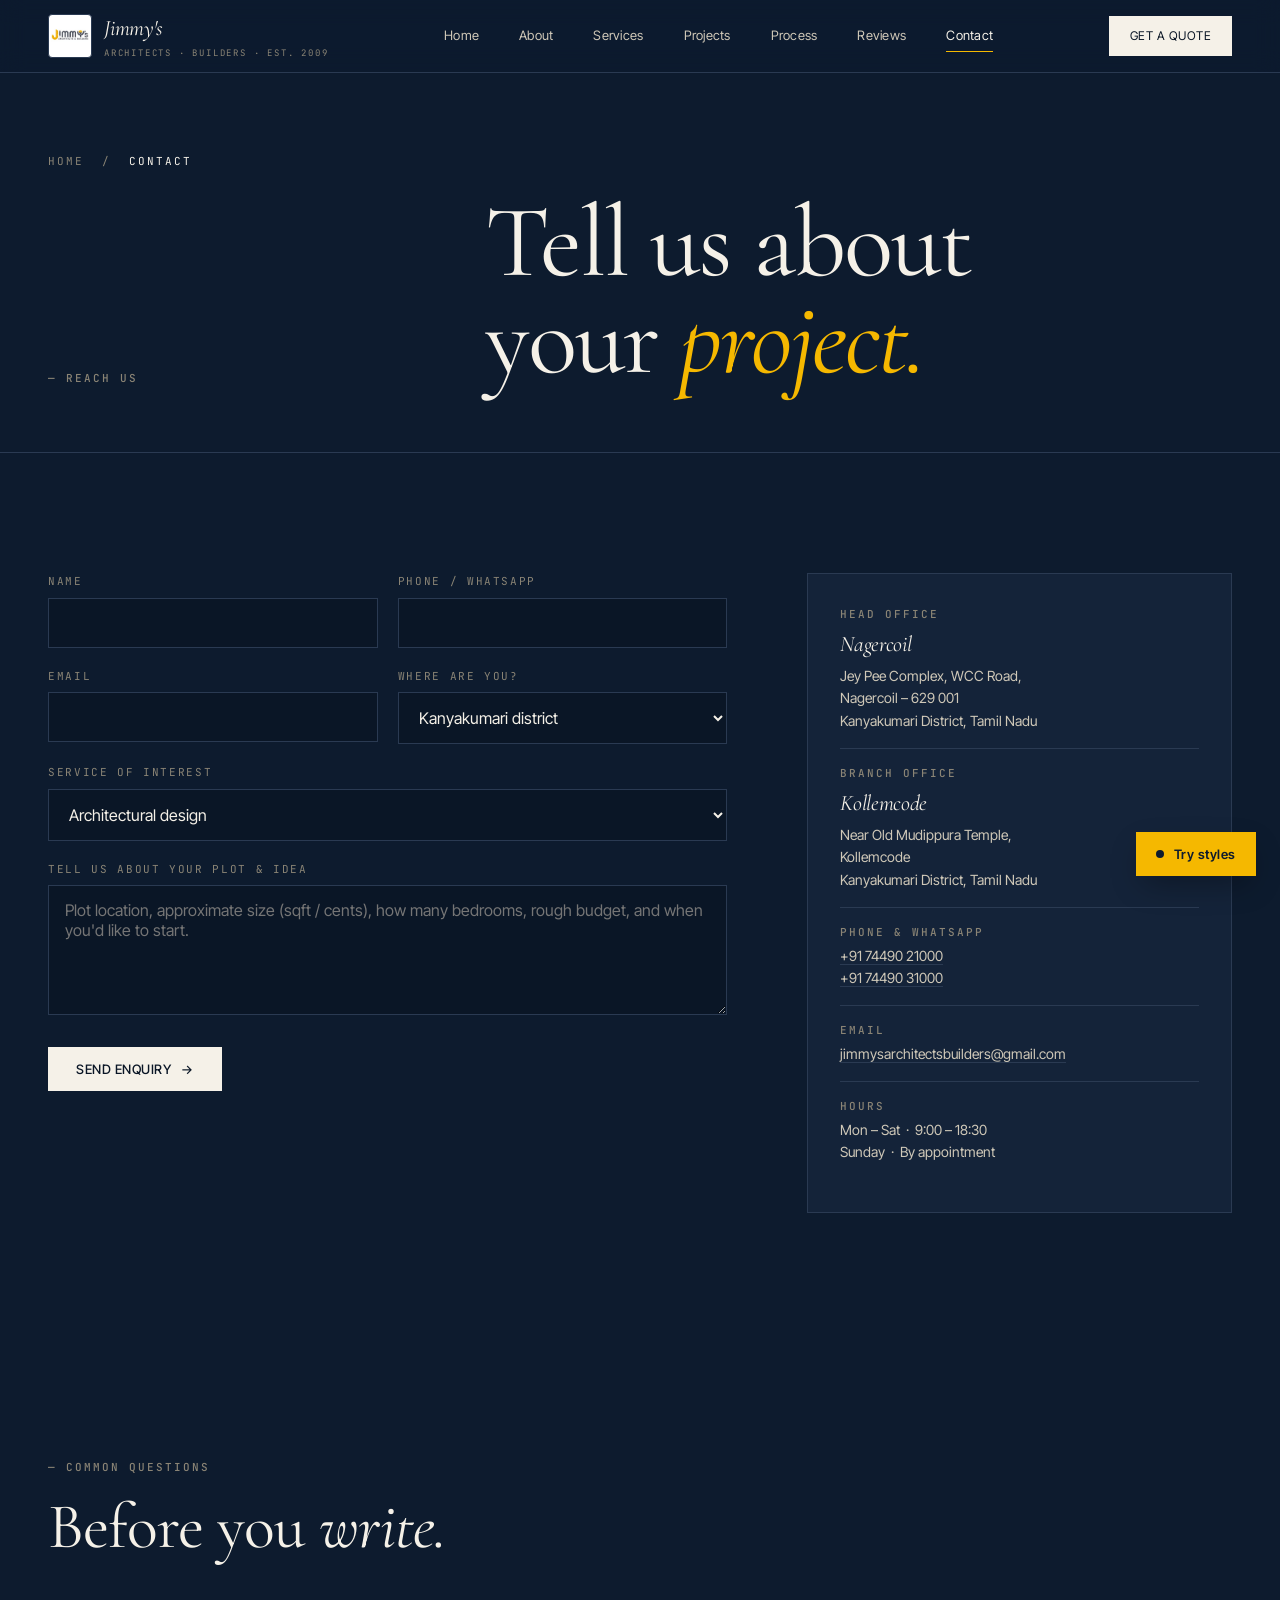
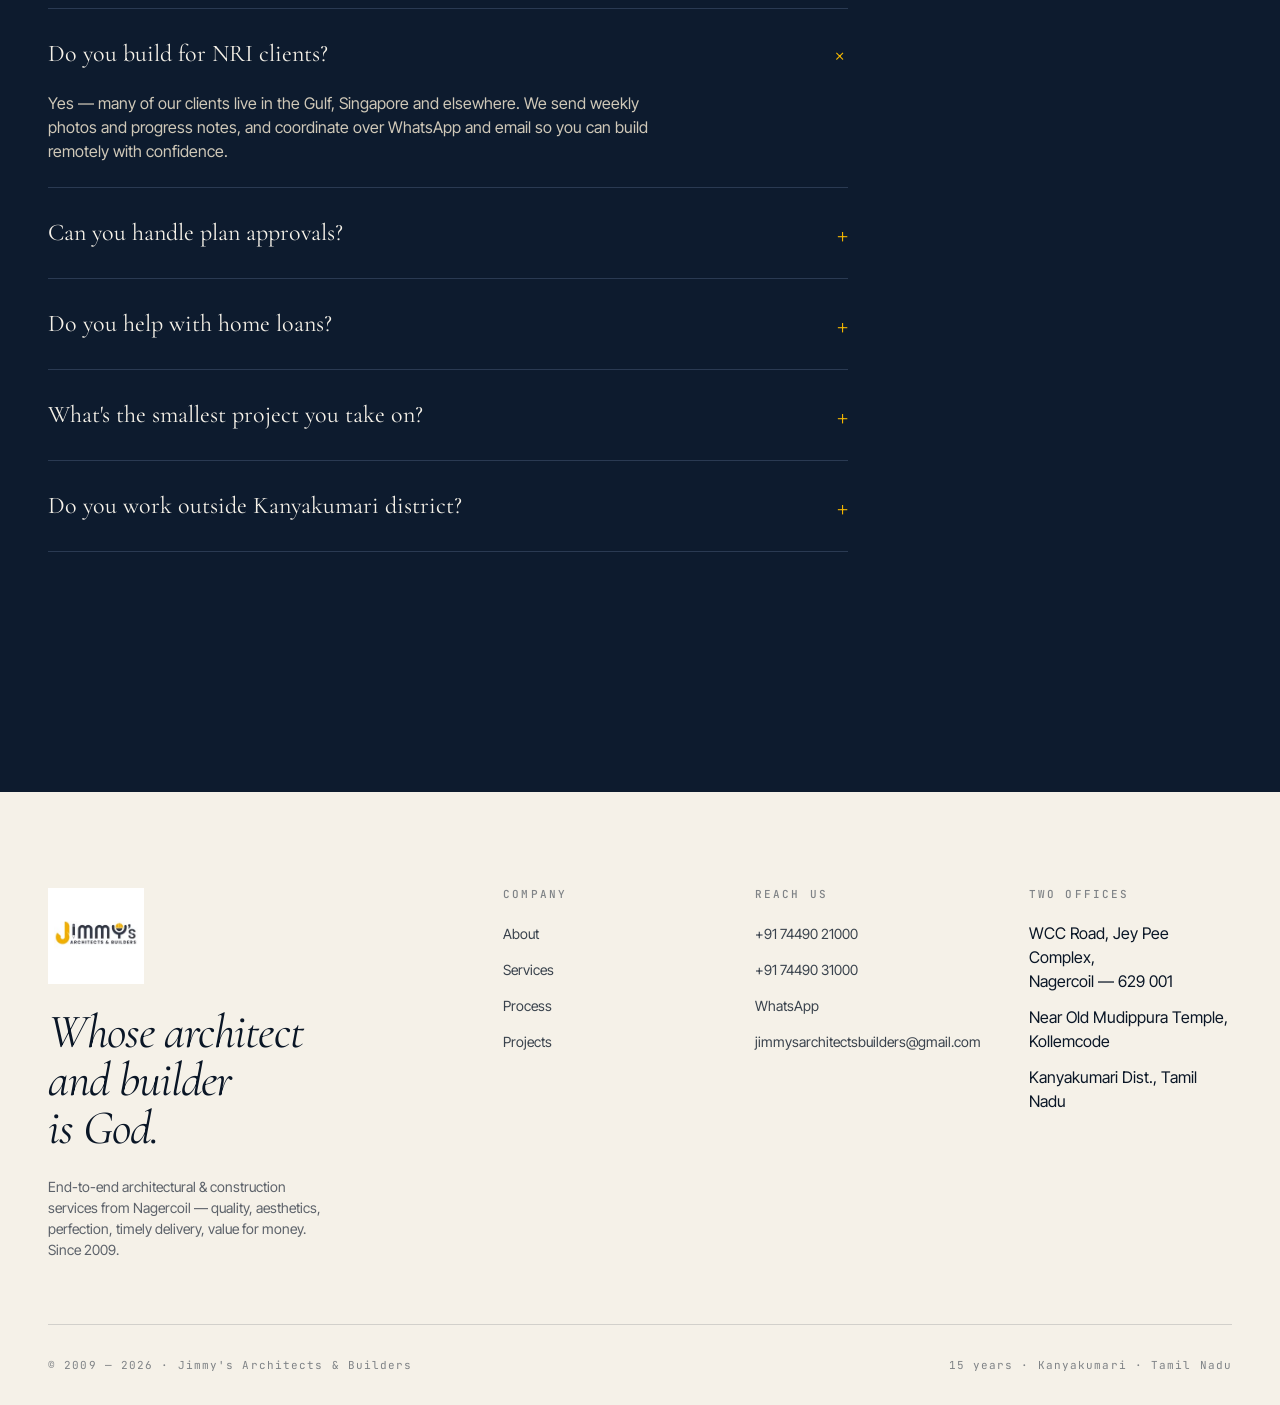
<file: contact.html>
<!doctype html>
<html lang="en">
<head>
<meta charset="utf-8" />
<meta name="viewport" content="width=device-width,initial-scale=1" />
<title>Contact — Jimmy's Architects &amp; Builders</title>
<link rel="preconnect" href="https://fonts.googleapis.com">
<link rel="preconnect" href="https://fonts.gstatic.com" crossorigin>
<link href="https://fonts.googleapis.com/css2?family=Cormorant+Garamond:ital,wght@0,400;0,500;1,400;1,500&family=Inter+Tight:wght@400;500;600&family=JetBrains+Mono:wght@400;500&family=Bodoni+Moda:ital,wght@0,400;1,400&family=IBM+Plex+Sans:wght@400;500&family=Fraunces:ital,wght@0,400;1,400&family=Space+Grotesk:wght@400;500&display=swap" rel="stylesheet">
<link rel="stylesheet" href="styles.css">
</head>
<body>
<div id="nav-mount" data-active="contact.html"></div>

<section class="page-hero">
  <div class="wrap">
    <div class="crumbs"><a href="index.html">Home</a> &nbsp;/&nbsp; <span>Contact</span></div>
    <div class="page-hero-grid">
      <div><span class="eyebrow">— Reach us</span></div>
      <h1 class="display">Tell us about<br/>your <em>project.</em></h1>
    </div>
  </div>
</section>

<section class="section">
  <div class="wrap contact-grid">
    <form class="form reveal" id="enquiry-form" novalidate>
      <div class="form-row">
        <label>Name <input name="name" type="text" required /></label>
        <label>Phone / WhatsApp <input name="phone" type="tel" required /></label>
      </div>
      <div class="form-row">
        <label>Email <input name="email" type="email" required /></label>
        <label>Where are you?
          <select name="loc">
            <option>Kanyakumari district</option>
            <option>Tamil Nadu (other)</option>
            <option>Kerala</option>
            <option>Elsewhere in India</option>
            <option>NRI — UAE / Sharjah</option>
            <option>NRI — Singapore</option>
            <option>NRI — other</option>
          </select>
        </label>
      </div>
      <label>Service of interest
        <select name="service">
          <option>Architectural design</option>
          <option>Plan approval</option>
          <option>Construction (turnkey)</option>
          <option>Renovation</option>
          <option>Interior design</option>
          <option>Modular kitchen</option>
          <option>Loan assistance</option>
          <option>Landscape design</option>
          <option>Not sure yet — advise me</option>
        </select>
      </label>
      <label>Tell us about your plot &amp; idea
        <textarea name="message" rows="5" placeholder="Plot location, approximate size (sqft / cents), how many bedrooms, rough budget, and when you'd like to start." required></textarea>
      </label>
      <button type="submit" class="btn btn-primary">Send enquiry <span class="arrow">→</span></button>
      <div class="form-success" id="form-success">Thank you — we'll be in touch within two working days.</div>
    </form>

    <aside class="contact-aside reveal">
      <div class="aside-block">
        <div class="eyebrow">Head office</div>
        <h4>Nagercoil</h4>
        <p>Jey Pee Complex, WCC Road,<br/>Nagercoil – 629 001<br/>Kanyakumari District, Tamil Nadu</p>
      </div>
      <div class="aside-block">
        <div class="eyebrow">Branch office</div>
        <h4>Kollemcode</h4>
        <p>Near Old Mudippura Temple,<br/>Kollemcode<br/>Kanyakumari District, Tamil Nadu</p>
      </div>
      <div class="aside-block">
        <div class="eyebrow">Phone &amp; WhatsApp</div>
        <p><a href="tel:+917449021000">+91 74490 21000</a><br/><a href="tel:+917449031000">+91 74490 31000</a></p>
      </div>
      <div class="aside-block">
        <div class="eyebrow">Email</div>
        <p><a href="mailto:jimmysarchitectsbuilders@gmail.com">jimmysarchitectsbuilders@gmail.com</a></p>
      </div>
      <div class="aside-block">
        <div class="eyebrow">Hours</div>
        <p>Mon – Sat &nbsp;·&nbsp; 9:00 – 18:30<br/>Sunday &nbsp;·&nbsp; By appointment</p>
      </div>
    </aside>
  </div>
</section>

<section class="section bg-2-section">
  <div class="wrap">
    <span class="eyebrow reveal">— Common questions</span>
    <h2 class="reveal" style="margin: 16px 0 48px;">Before you <em>write.</em></h2>
    <div class="faq">
      <details class="reveal" open><summary>Do you build for NRI clients?</summary><p>Yes — many of our clients live in the Gulf, Singapore and elsewhere. We send weekly photos and progress notes, and coordinate over WhatsApp and email so you can build remotely with confidence.</p></details>
      <details class="reveal"><summary>Can you handle plan approvals?</summary><p>Yes. Plan approval is one of our ten services — we handle the full submission and follow-up with municipality, panchayat or town &amp; country planning, depending on your plot.</p></details>
      <details class="reveal"><summary>Do you help with home loans?</summary><p>We assist every eligible client with documentation, valuation reports and bank coordination — including disbursement schedules aligned to construction stages.</p></details>
      <details class="reveal"><summary>What's the smallest project you take on?</summary><p>We've done compact homes from 950 sqft, modular kitchens, and small shop fitouts. If the brief is right, the size doesn't matter.</p></details>
      <details class="reveal"><summary>Do you work outside Kanyakumari district?</summary><p>Most of our work is in Kanyakumari, but we've taken on projects across southern Tamil Nadu and into Kerala. Send us your location — we'll tell you honestly if we can do it well.</p></details>
    </div>
  </div>
</section>

<div id="footer-mount"></div>

<style>
.contact-grid { display: grid; grid-template-columns: 1.6fr 1fr; gap: 80px; align-items: start; }
@media (max-width: 900px) { .contact-grid { grid-template-columns: 1fr; gap: 48px; } }

.form { display: flex; flex-direction: column; gap: 20px; }
.form-row { display: grid; grid-template-columns: 1fr 1fr; gap: 20px; }
@media (max-width: 600px) { .form-row { grid-template-columns: 1fr; } }
.form label { display: flex; flex-direction: column; gap: 8px; font-family: var(--mono); font-size: 11px; letter-spacing: 0.15em; text-transform: uppercase; color: var(--ink-3); }
.form input, .form select, .form textarea { font-family: var(--sans); font-size: 16px; padding: 14px 16px; background: var(--paper); border: 1px solid var(--line); color: var(--ink); border-radius: 0; outline: none; transition: border-color 0.2s var(--ease); }
.form input:focus, .form select:focus, .form textarea:focus { border-color: var(--accent); }
.form textarea { resize: vertical; font-family: var(--sans); }
.form button { align-self: flex-start; margin-top: 12px; }
.form-success { display: none; padding: 20px; background: var(--bg-2); border: 1px solid var(--accent); color: var(--ink); font-family: var(--serif); font-size: 18px; font-style: italic; }
.form-success.show { display: block; }

.contact-aside { padding: 32px; background: var(--bg-2); border: 1px solid var(--line); }
.aside-block { padding: 16px 0; border-top: 1px solid var(--line); }
.aside-block:first-child { padding-top: 0; border-top: none; }
.aside-block h4 { font-family: var(--serif); font-size: 22px; font-style: italic; margin: 8px 0; }
.aside-block .eyebrow { display: block; margin-bottom: 4px; }
.aside-block p, .aside-block a { font-size: 14px; color: var(--ink-2); line-height: 1.6; }
.aside-block a { border-bottom: 1px solid var(--line); }
.aside-block a:hover { color: var(--accent); border-color: var(--accent); }

.faq { max-width: 800px; }
.faq details { padding: 24px 0; border-top: 1px solid var(--line); }
.faq details:last-child { border-bottom: 1px solid var(--line); }
.faq summary { font-family: var(--serif); font-size: 24px; cursor: pointer; list-style: none; display: flex; justify-content: space-between; align-items: center; }
.faq summary::-webkit-details-marker { display: none; }
.faq summary::after { content: '+'; font-family: var(--serif); font-style: italic; color: var(--accent); transition: transform 0.3s var(--ease); font-size: 28px; }
.faq details[open] summary::after { transform: rotate(45deg); }
.faq p { margin-top: 16px; max-width: 70ch; font-size: 16px; }
</style>

<script>
document.addEventListener('DOMContentLoaded', () => {
  const form = document.getElementById('enquiry-form');
  const success = document.getElementById('form-success');
  form.addEventListener('submit', (e) => {
    e.preventDefault();
    let valid = true;
    form.querySelectorAll('[required]').forEach(f => {
      const ok = f.value.trim().length > 0 && (f.type !== 'email' || /\S+@\S+\.\S+/.test(f.value));
      f.style.borderColor = ok ? '' : '#c33';
      if (!ok) valid = false;
    });
    if (!valid) return;
    form.querySelectorAll('input, select, textarea, button').forEach(f => f.disabled = true);
    success.classList.add('show');
  });
});
</script>

<script src="shell.js"></script>
<script src="tweaks.js"></script>
</body>
</html>
</file>
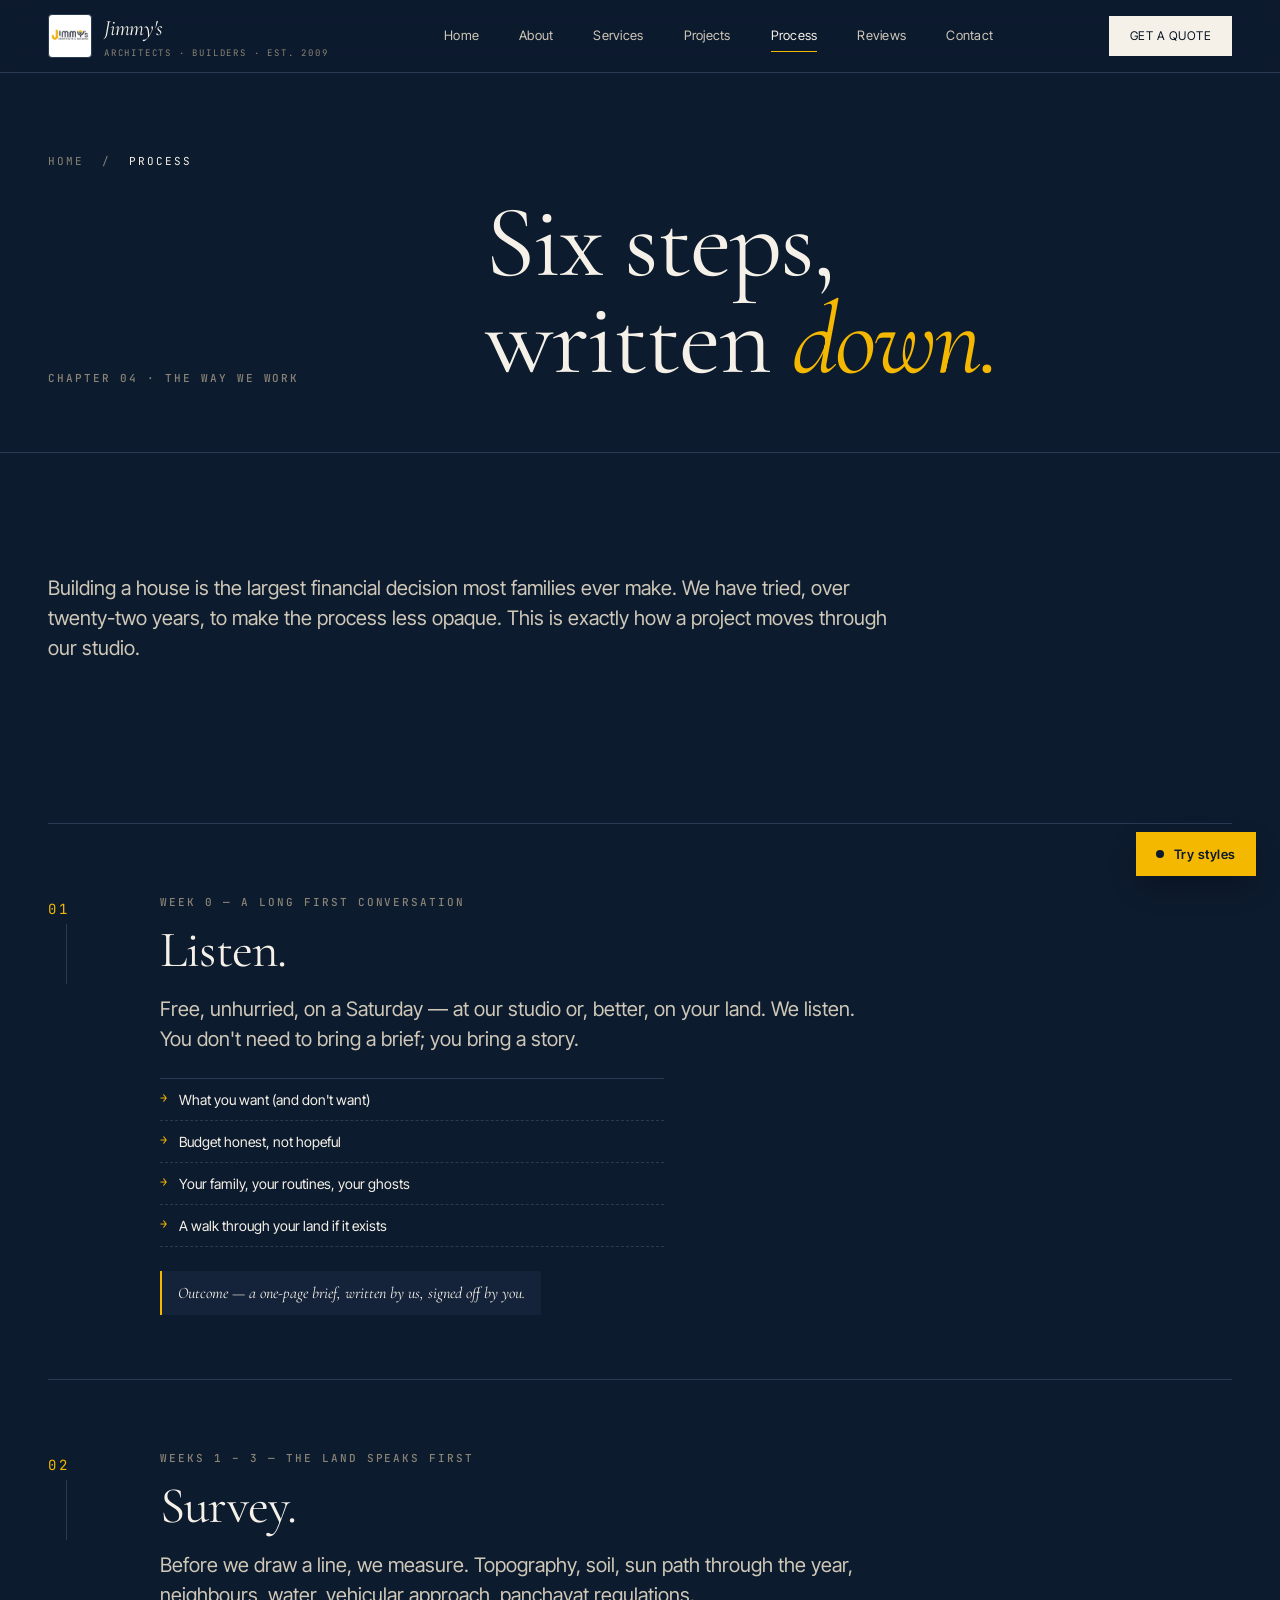
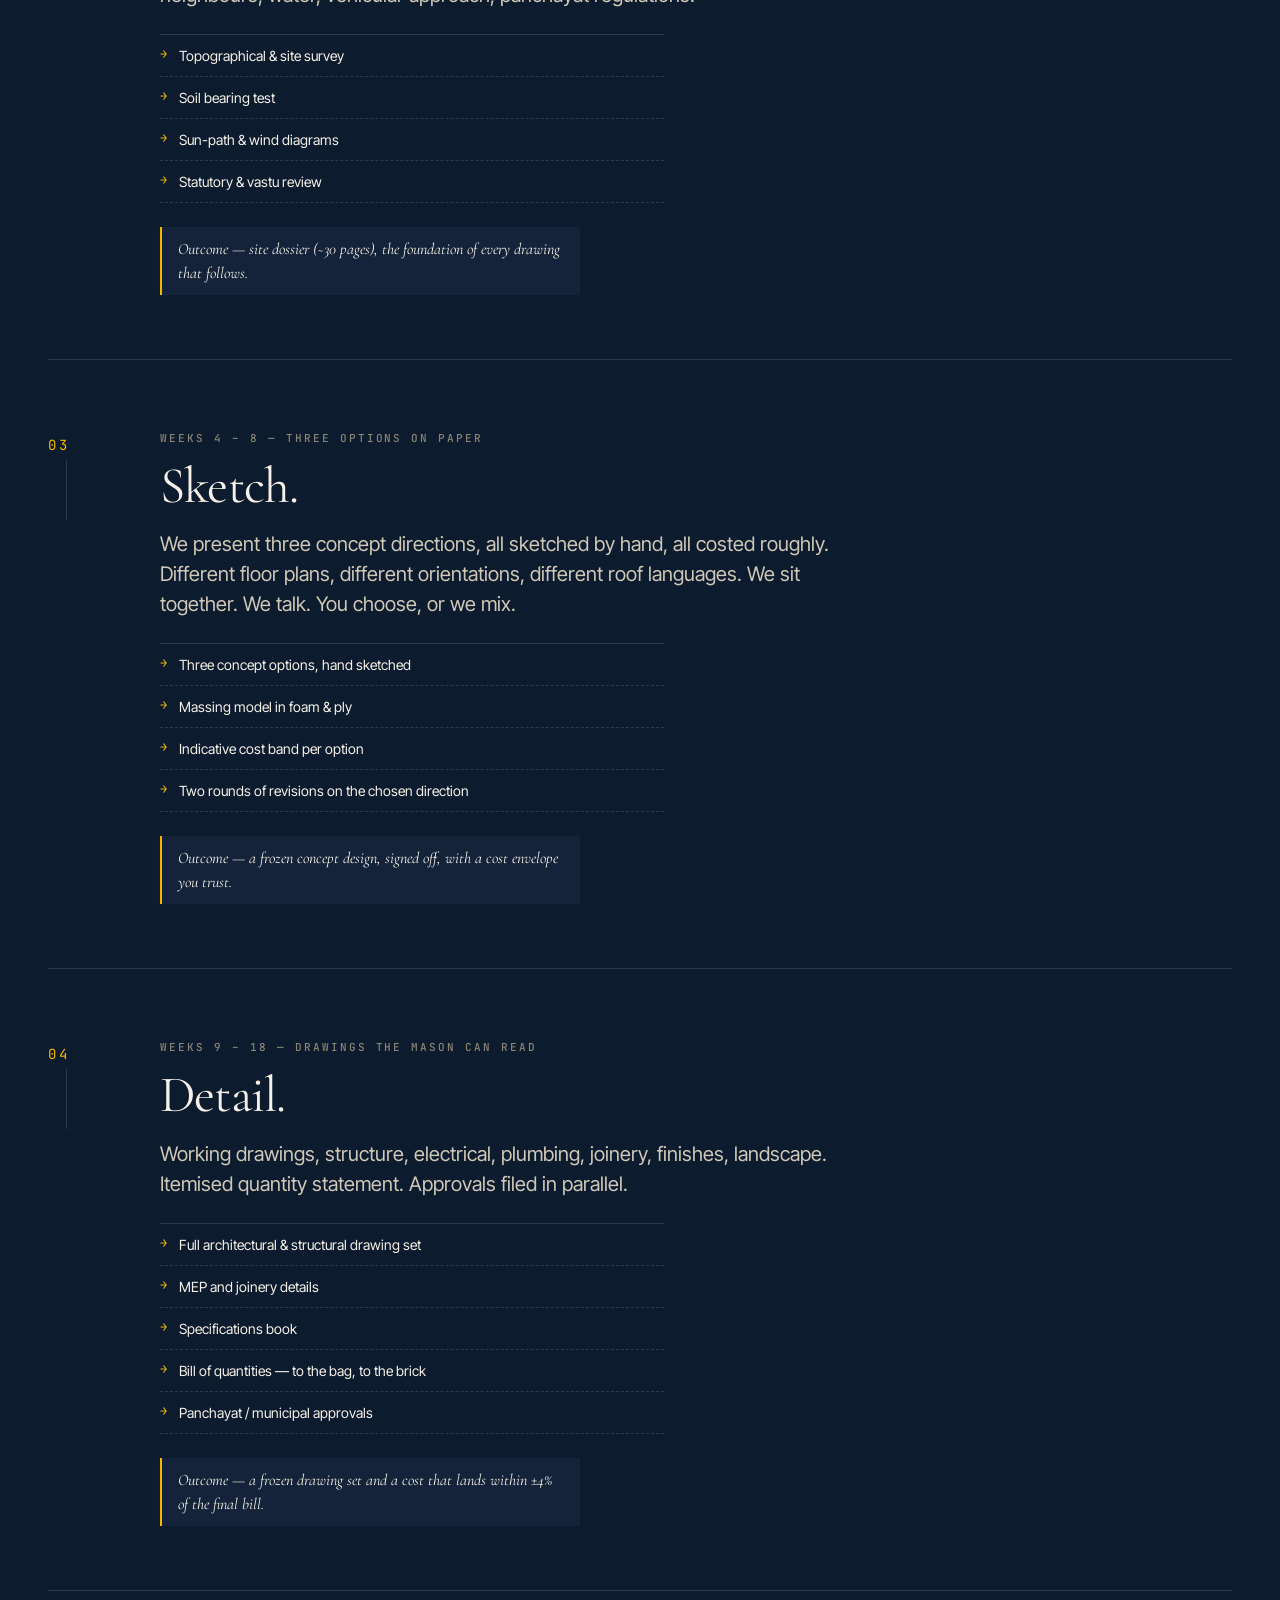
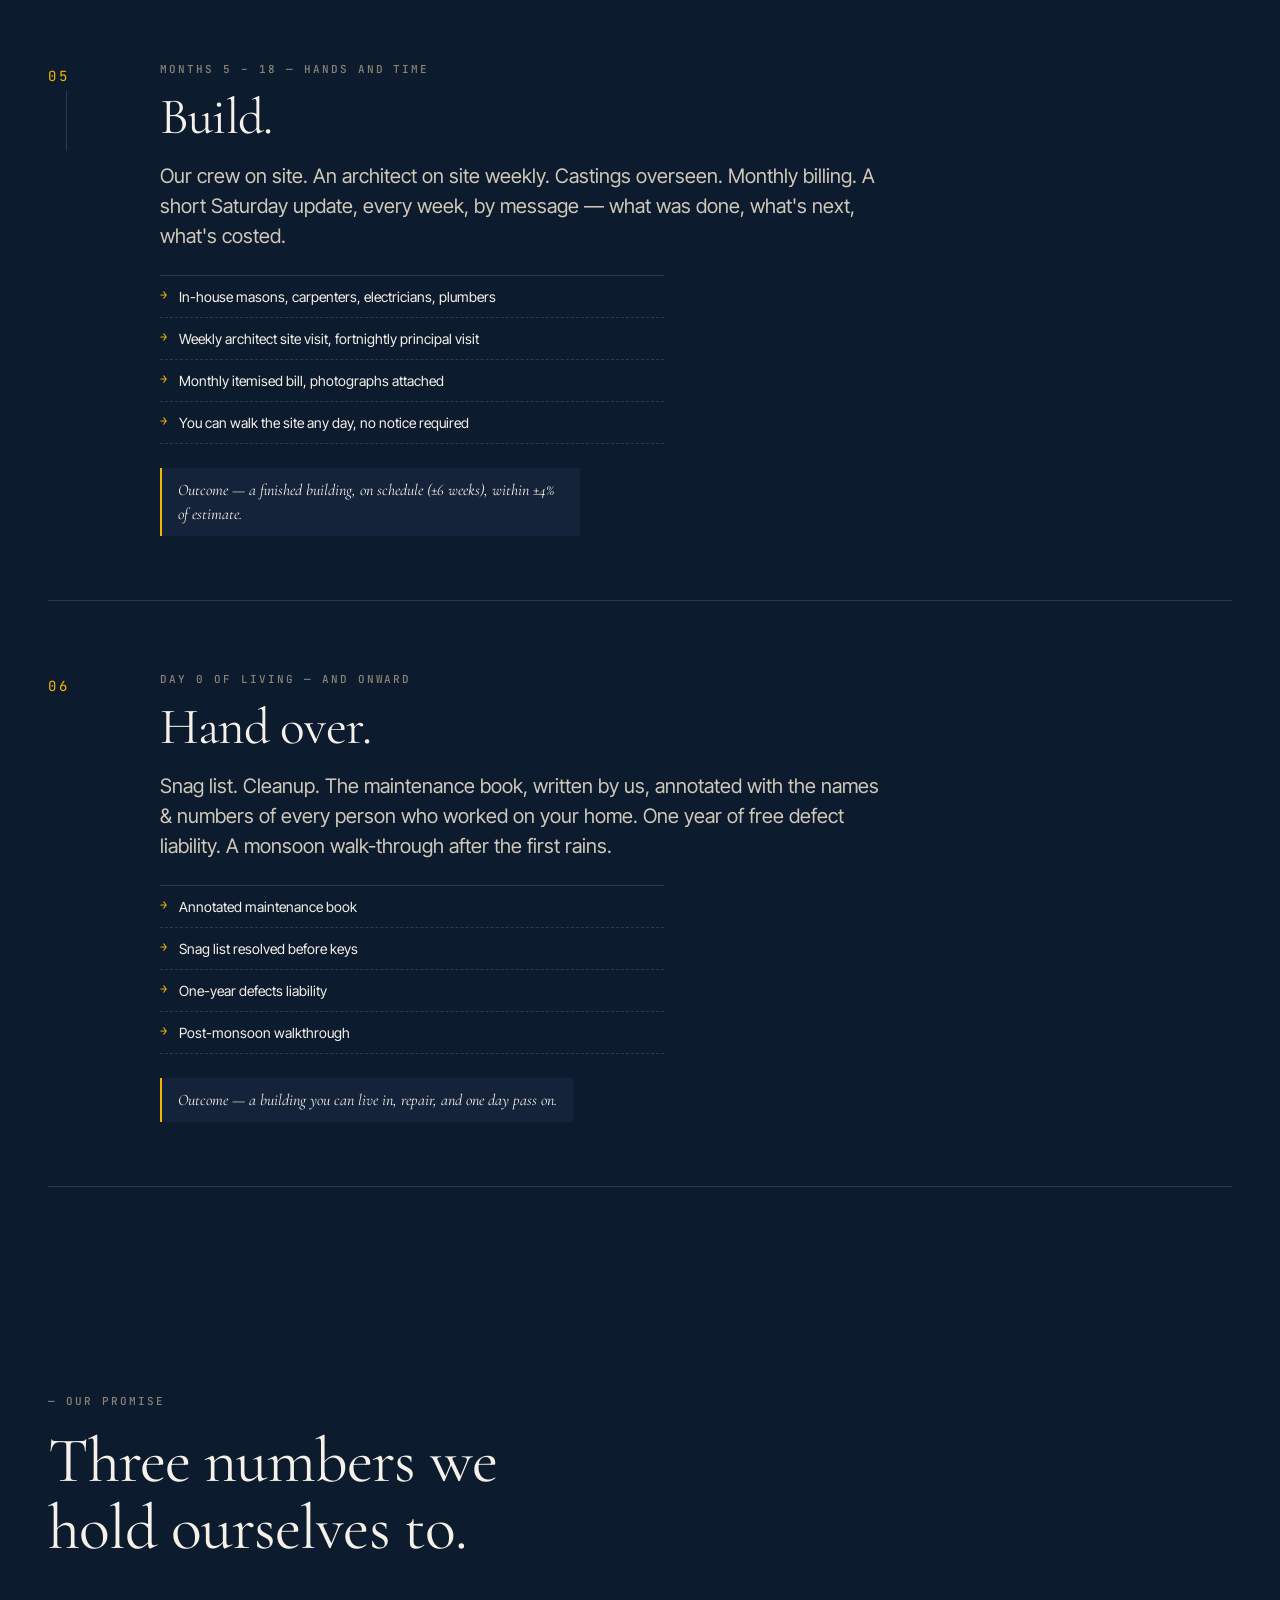
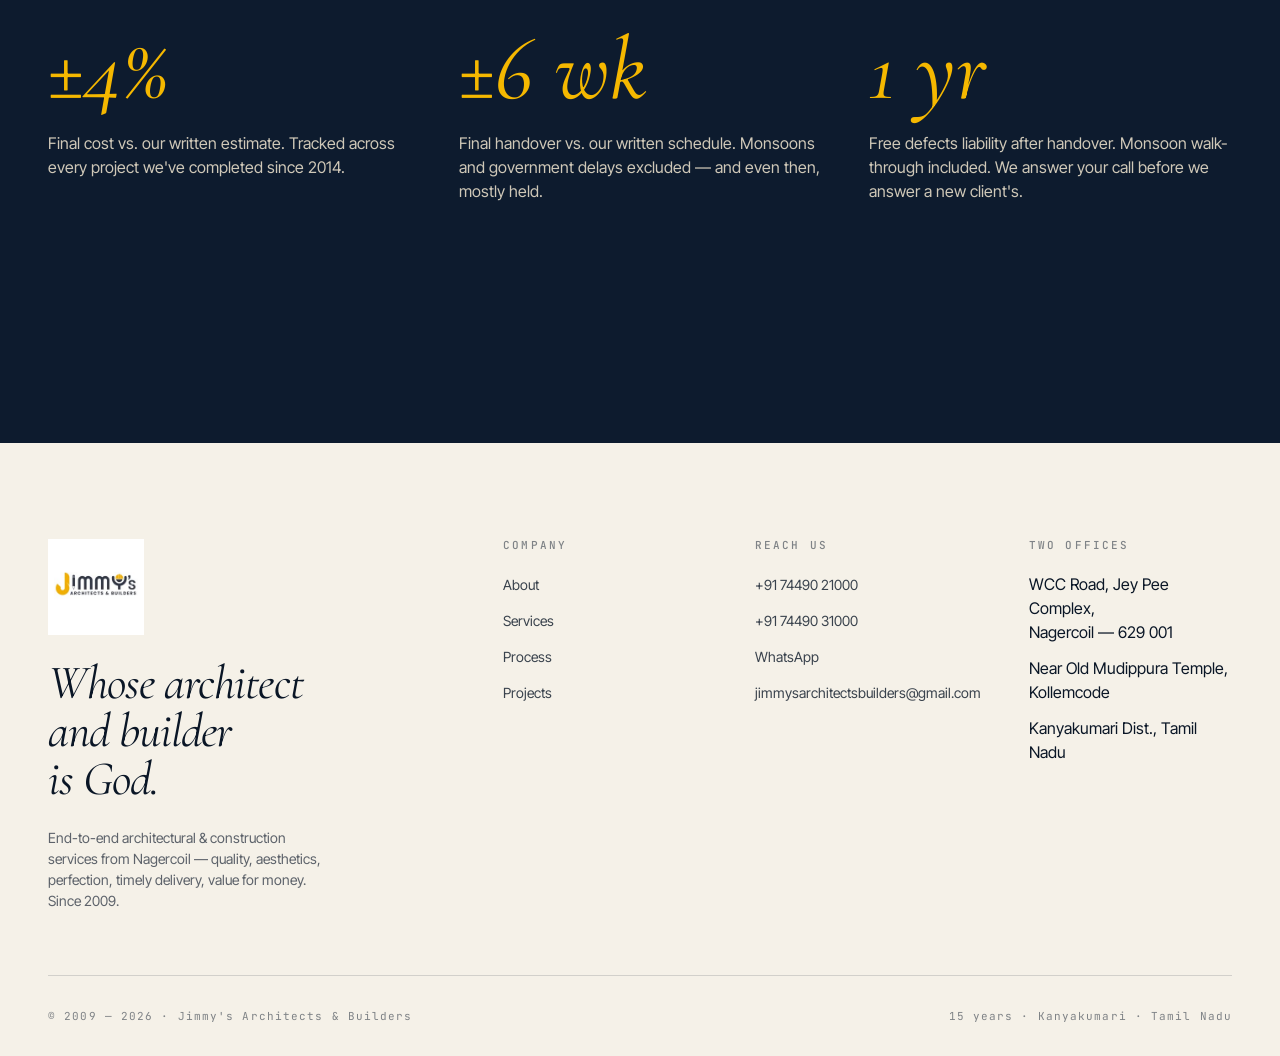
<file: process.html>
<!doctype html>
<html lang="en">
<head>
<meta charset="utf-8" />
<meta name="viewport" content="width=device-width,initial-scale=1" />
<title>Process — Jimmy's Architects &amp; Builders</title>
<link rel="preconnect" href="https://fonts.googleapis.com">
<link rel="preconnect" href="https://fonts.gstatic.com" crossorigin>
<link href="https://fonts.googleapis.com/css2?family=Cormorant+Garamond:ital,wght@0,400;0,500;1,400;1,500&family=Inter+Tight:wght@400;500;600&family=JetBrains+Mono:wght@400;500&family=Bodoni+Moda:ital,wght@0,400;1,400&family=IBM+Plex+Sans:wght@400;500&family=Fraunces:ital,wght@0,400;1,400&family=Space+Grotesk:wght@400;500&display=swap" rel="stylesheet">
<link rel="stylesheet" href="styles.css">
</head>
<body>
<div id="nav-mount" data-active="process.html"></div>

<section class="page-hero">
  <div class="wrap">
    <div class="crumbs"><a href="index.html">Home</a> &nbsp;/&nbsp; <span>Process</span></div>
    <div class="page-hero-grid">
      <div><span class="eyebrow">Chapter 04 · The way we work</span></div>
      <h1 class="display">Six steps,<br/>written <em>down.</em></h1>
    </div>
  </div>
</section>

<section class="section">
  <div class="wrap">
    <p class="lead reveal" style="max-width: 70ch;">Building a house is the largest financial decision most families ever make. We have tried, over twenty-two years, to make the process less opaque. This is exactly how a project moves through our studio.</p>
  </div>
</section>

<section class="proc-section">
  <div class="wrap">
    <div class="proc-row reveal" data-step="01">
      <div class="proc-rail">
        <span class="proc-id">01</span>
        <div class="proc-line"></div>
      </div>
      <div class="proc-content">
        <span class="eyebrow">Week 0 — A long first conversation</span>
        <h2>Listen.</h2>
        <p class="lead">Free, unhurried, on a Saturday — at our studio or, better, on your land. We listen. You don't need to bring a brief; you bring a story.</p>
        <ul class="proc-deliv">
          <li>What you want (and don't want)</li>
          <li>Budget honest, not hopeful</li>
          <li>Your family, your routines, your ghosts</li>
          <li>A walk through your land if it exists</li>
        </ul>
        <span class="proc-out">Outcome — a one-page brief, written by us, signed off by you.</span>
      </div>
    </div>

    <div class="proc-row reveal" data-step="02">
      <div class="proc-rail">
        <span class="proc-id">02</span>
        <div class="proc-line"></div>
      </div>
      <div class="proc-content">
        <span class="eyebrow">Weeks 1 – 3 — The land speaks first</span>
        <h2>Survey.</h2>
        <p class="lead">Before we draw a line, we measure. Topography, soil, sun path through the year, neighbours, water, vehicular approach, panchayat regulations.</p>
        <ul class="proc-deliv">
          <li>Topographical &amp; site survey</li>
          <li>Soil bearing test</li>
          <li>Sun-path &amp; wind diagrams</li>
          <li>Statutory &amp; vastu review</li>
        </ul>
        <span class="proc-out">Outcome — site dossier (~30 pages), the foundation of every drawing that follows.</span>
      </div>
    </div>

    <div class="proc-row reveal" data-step="03">
      <div class="proc-rail">
        <span class="proc-id">03</span>
        <div class="proc-line"></div>
      </div>
      <div class="proc-content">
        <span class="eyebrow">Weeks 4 – 8 — Three options on paper</span>
        <h2>Sketch.</h2>
        <p class="lead">We present three concept directions, all sketched by hand, all costed roughly. Different floor plans, different orientations, different roof languages. We sit together. We talk. You choose, or we mix.</p>
        <ul class="proc-deliv">
          <li>Three concept options, hand sketched</li>
          <li>Massing model in foam &amp; ply</li>
          <li>Indicative cost band per option</li>
          <li>Two rounds of revisions on the chosen direction</li>
        </ul>
        <span class="proc-out">Outcome — a frozen concept design, signed off, with a cost envelope you trust.</span>
      </div>
    </div>

    <div class="proc-row reveal" data-step="04">
      <div class="proc-rail">
        <span class="proc-id">04</span>
        <div class="proc-line"></div>
      </div>
      <div class="proc-content">
        <span class="eyebrow">Weeks 9 – 18 — Drawings the mason can read</span>
        <h2>Detail.</h2>
        <p class="lead">Working drawings, structure, electrical, plumbing, joinery, finishes, landscape. Itemised quantity statement. Approvals filed in parallel.</p>
        <ul class="proc-deliv">
          <li>Full architectural &amp; structural drawing set</li>
          <li>MEP and joinery details</li>
          <li>Specifications book</li>
          <li>Bill of quantities — to the bag, to the brick</li>
          <li>Panchayat / municipal approvals</li>
        </ul>
        <span class="proc-out">Outcome — a frozen drawing set and a cost that lands within ±4% of the final bill.</span>
      </div>
    </div>

    <div class="proc-row reveal" data-step="05">
      <div class="proc-rail">
        <span class="proc-id">05</span>
        <div class="proc-line"></div>
      </div>
      <div class="proc-content">
        <span class="eyebrow">Months 5 – 18 — Hands and time</span>
        <h2>Build.</h2>
        <p class="lead">Our crew on site. An architect on site weekly. Castings overseen. Monthly billing. A short Saturday update, every week, by message — what was done, what's next, what's costed.</p>
        <ul class="proc-deliv">
          <li>In-house masons, carpenters, electricians, plumbers</li>
          <li>Weekly architect site visit, fortnightly principal visit</li>
          <li>Monthly itemised bill, photographs attached</li>
          <li>You can walk the site any day, no notice required</li>
        </ul>
        <span class="proc-out">Outcome — a finished building, on schedule (±6 weeks), within ±4% of estimate.</span>
      </div>
    </div>

    <div class="proc-row reveal" data-step="06">
      <div class="proc-rail">
        <span class="proc-id">06</span>
      </div>
      <div class="proc-content">
        <span class="eyebrow">Day 0 of living — and onward</span>
        <h2>Hand over.</h2>
        <p class="lead">Snag list. Cleanup. The maintenance book, written by us, annotated with the names &amp; numbers of every person who worked on your home. One year of free defect liability. A monsoon walk-through after the first rains.</p>
        <ul class="proc-deliv">
          <li>Annotated maintenance book</li>
          <li>Snag list resolved before keys</li>
          <li>One-year defects liability</li>
          <li>Post-monsoon walkthrough</li>
        </ul>
        <span class="proc-out">Outcome — a building you can live in, repair, and one day pass on.</span>
      </div>
    </div>
  </div>
</section>

<section class="section bg-2-section">
  <div class="wrap promise">
    <span class="eyebrow reveal">— Our promise</span>
    <h2 class="reveal">Three numbers we hold ourselves to.</h2>
    <div class="promise-grid">
      <div class="reveal">
        <div class="promise-num"><em>±4%</em></div>
        <p>Final cost vs. our written estimate. Tracked across every project we've completed since 2014.</p>
      </div>
      <div class="reveal">
        <div class="promise-num"><em>±6 wk</em></div>
        <p>Final handover vs. our written schedule. Monsoons and government delays excluded — and even then, mostly held.</p>
      </div>
      <div class="reveal">
        <div class="promise-num"><em>1 yr</em></div>
        <p>Free defects liability after handover. Monsoon walk-through included. We answer your call before we answer a new client's.</p>
      </div>
    </div>
  </div>
</section>

<div id="footer-mount"></div>

<style>
.proc-section { padding: 40px 0 80px; }
.proc-row {
  display: grid;
  grid-template-columns: 80px 1fr;
  gap: 32px;
  padding: 64px 0;
  border-top: 1px solid var(--line);
  align-items: start;
}
.proc-row:last-child { border-bottom: 1px solid var(--line); }
.proc-rail { position: relative; padding-top: 8px; }
.proc-id { font-family: var(--mono); font-size: 14px; letter-spacing: 0.18em; color: var(--accent); }
.proc-line { position: absolute; left: 18px; top: 36px; bottom: -64px; width: 1px; background: var(--line); }
.proc-row:last-child .proc-line { display: none; }
.proc-content h2 { margin: 12px 0 16px; font-size: clamp(36px, 4vw, 64px); }
.proc-content .lead { margin-bottom: 24px; }
.proc-deliv {
  list-style: none;
  border-top: 1px solid var(--line);
  margin-bottom: 24px;
  max-width: 56ch;
}
.proc-deliv li {
  padding: 10px 0;
  border-bottom: 1px dashed var(--line);
  font-size: 14px;
  display: flex;
  gap: 12px;
}
.proc-deliv li::before {
  content: '→';
  color: var(--accent);
  font-family: var(--mono);
  font-size: 12px;
}
.proc-out {
  display: inline-block;
  padding: 10px 16px;
  background: var(--bg-2);
  border-left: 2px solid var(--accent);
  font-size: 13px;
  font-style: italic;
  font-family: var(--serif);
  color: var(--ink);
  font-size: 16px;
  max-width: 60ch;
}

.promise h2 { margin: 16px 0 64px; max-width: 18ch; }
.promise-grid { display: grid; grid-template-columns: repeat(3, 1fr); gap: 48px; }
@media (max-width: 768px) { .promise-grid { grid-template-columns: 1fr; gap: 32px; } }
.promise-num { font-family: var(--serif); font-size: clamp(56px, 7vw, 96px); line-height: 1; margin-bottom: 16px; }
.promise-num em { font-style: italic; color: var(--accent); }
</style>

<script src="shell.js"></script>
<script src="tweaks.js"></script>
</body>
</html>
</file>
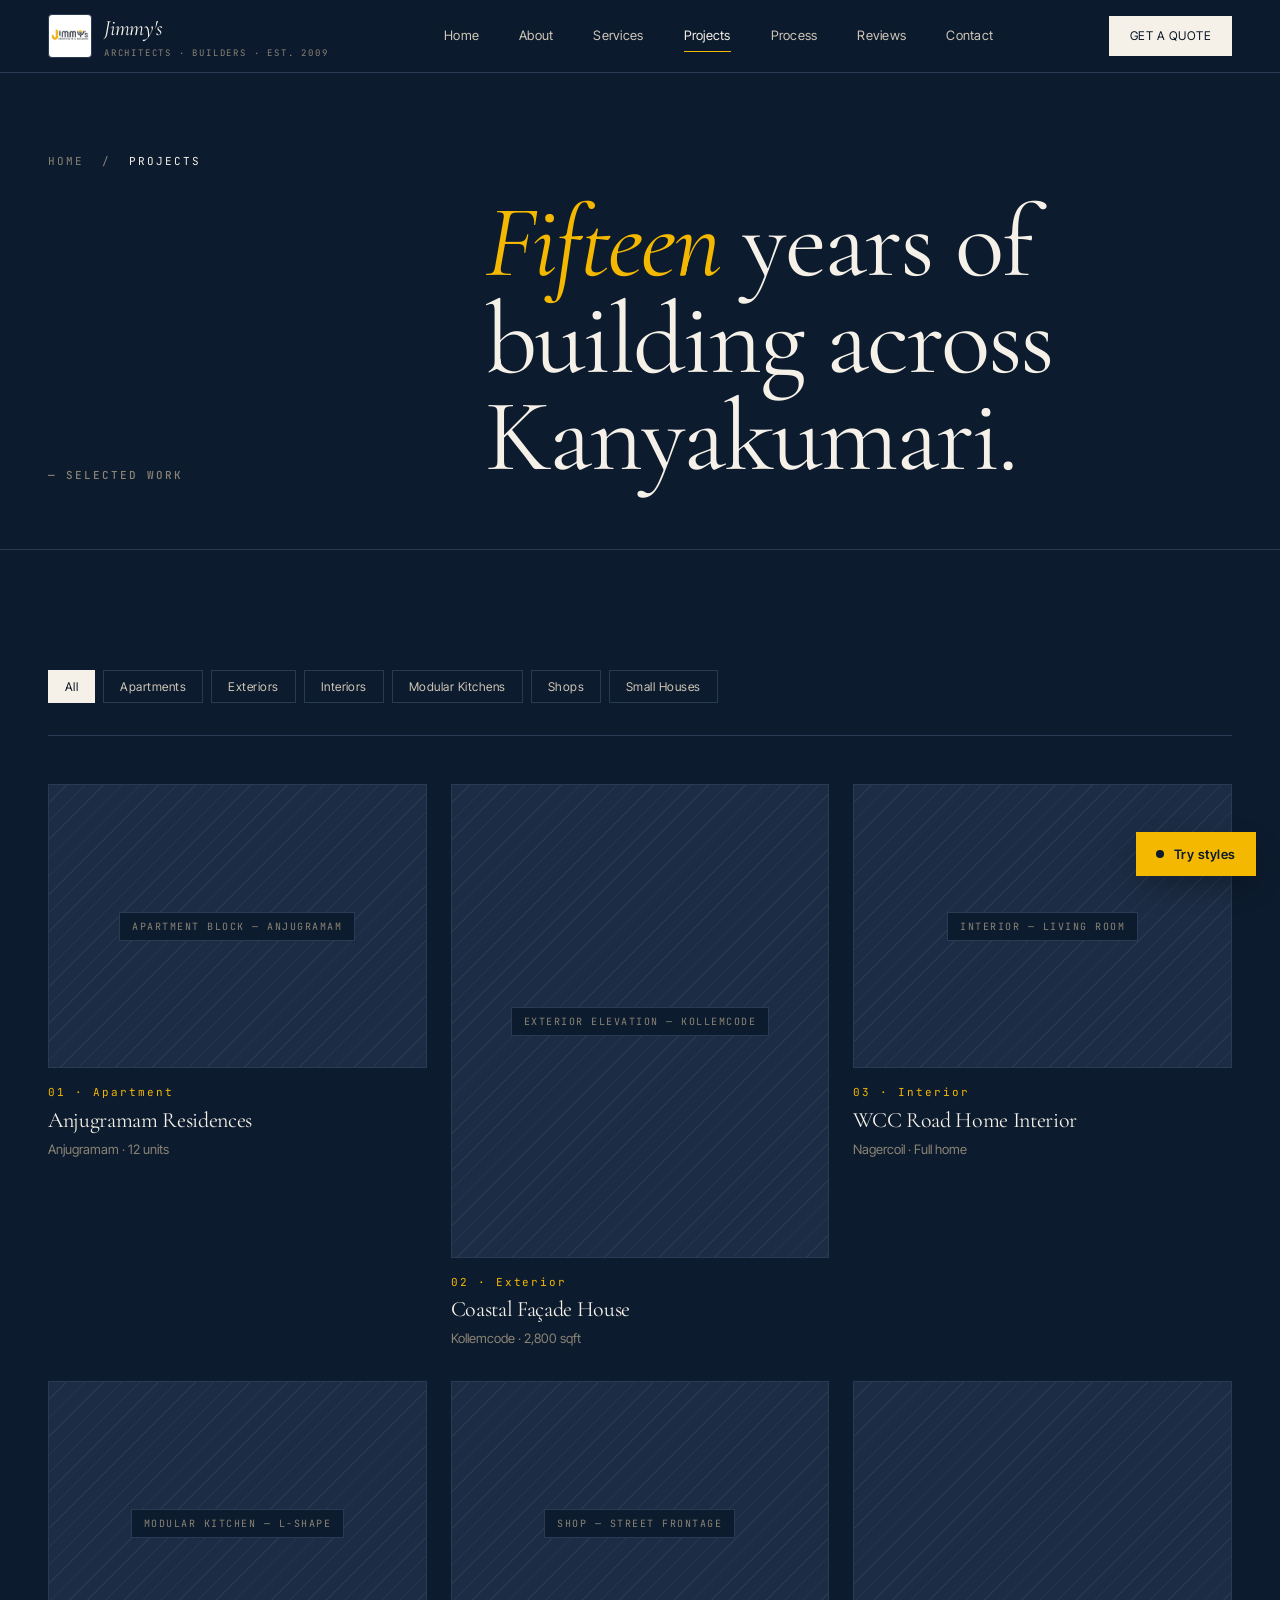
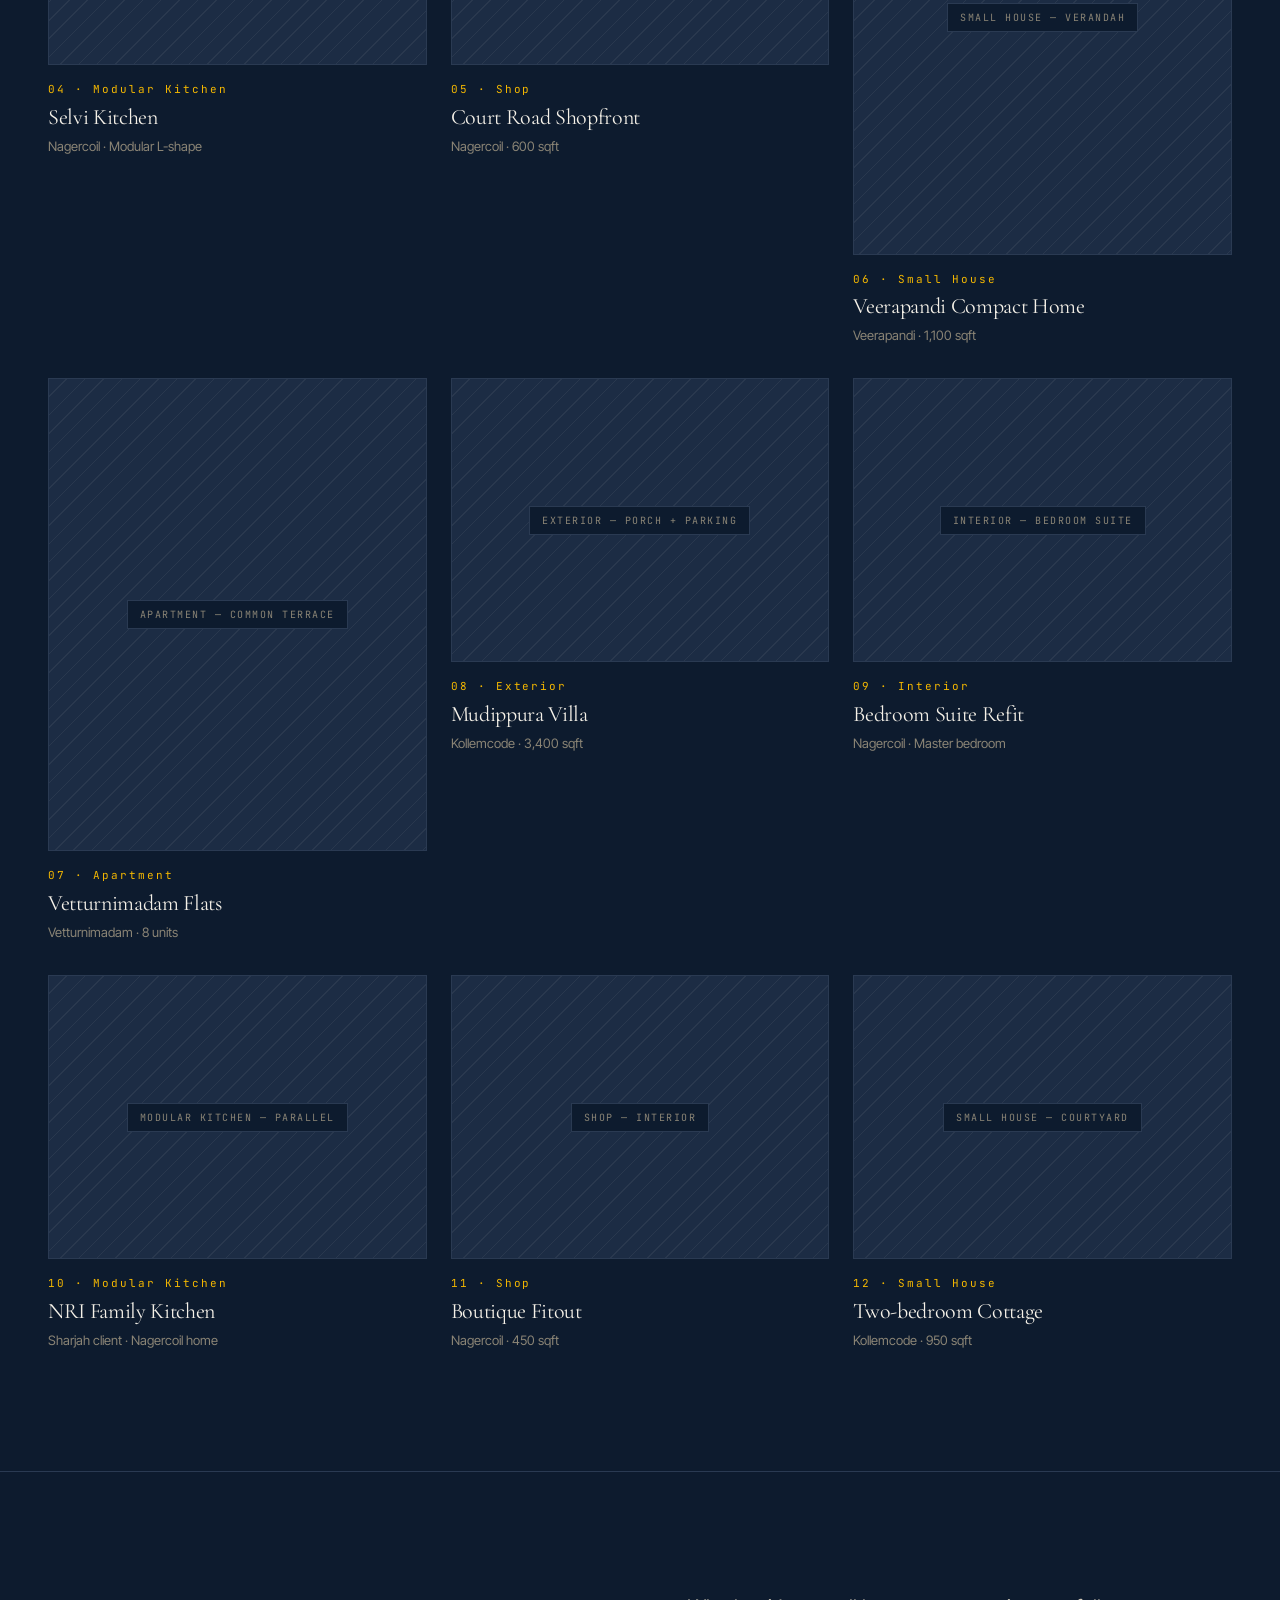
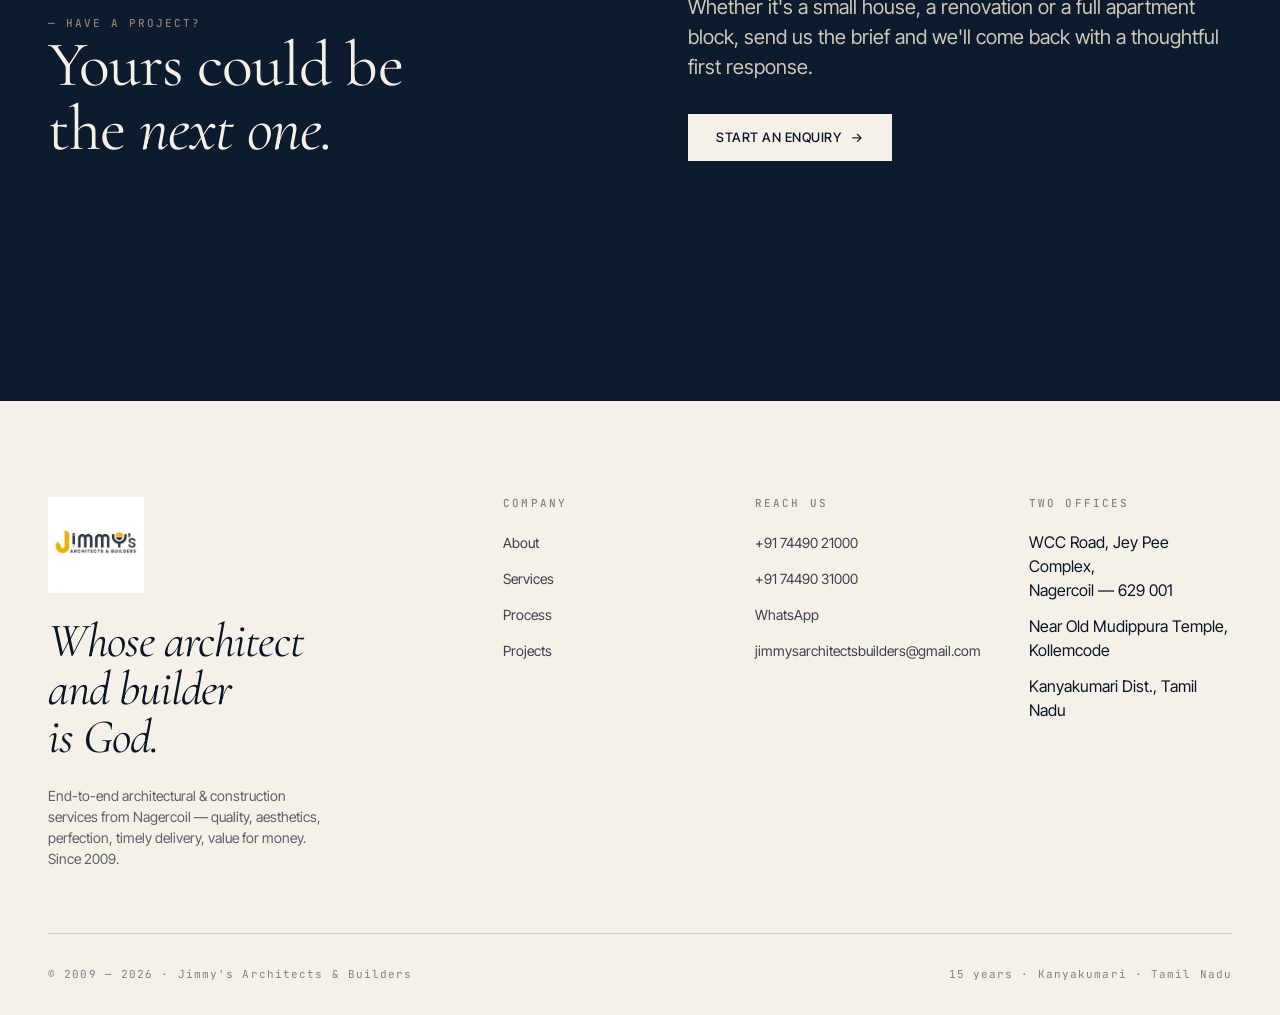
<file: projects.html>
<!doctype html>
<html lang="en">
<head>
<meta charset="utf-8" />
<meta name="viewport" content="width=device-width,initial-scale=1" />
<title>Projects — Jimmy's Architects &amp; Builders</title>
<link rel="preconnect" href="https://fonts.googleapis.com">
<link rel="preconnect" href="https://fonts.gstatic.com" crossorigin>
<link href="https://fonts.googleapis.com/css2?family=Cormorant+Garamond:ital,wght@0,400;0,500;1,400;1,500&family=Inter+Tight:wght@400;500;600&family=JetBrains+Mono:wght@400;500&family=Bodoni+Moda:ital,wght@0,400;1,400&family=IBM+Plex+Sans:wght@400;500&family=Fraunces:ital,wght@0,400;1,400&family=Space+Grotesk:wght@400;500&display=swap" rel="stylesheet">
<link rel="stylesheet" href="styles.css">
</head>
<body>
<div id="nav-mount" data-active="projects.html"></div>

<section class="page-hero">
  <div class="wrap">
    <div class="crumbs"><a href="index.html">Home</a> &nbsp;/&nbsp; <span>Projects</span></div>
    <div class="page-hero-grid">
      <div><span class="eyebrow">— Selected work</span></div>
      <h1 class="display"><em>Fifteen</em> years of<br/>building across<br/>Kanyakumari.</h1>
    </div>
  </div>
</section>

<section class="section">
  <div class="wrap">
    <div class="filter-bar reveal">
      <div class="filter-pills">
        <button class="pill on" data-filter="all">All</button>
        <button class="pill" data-filter="apartment">Apartments</button>
        <button class="pill" data-filter="exterior">Exteriors</button>
        <button class="pill" data-filter="interior">Interiors</button>
        <button class="pill" data-filter="kitchen">Modular Kitchens</button>
        <button class="pill" data-filter="shop">Shops</button>
        <button class="pill" data-filter="small">Small Houses</button>
      </div>
    </div>

    <div class="proj-grid" id="proj-grid">
      <a class="proj" data-cat="apartment"><div class="ph p-img"><span class="ph-label">Apartment block — Anjugramam</span></div><div class="p-meta"><span class="p-num">01 · Apartment</span><h3>Anjugramam Residences</h3><span class="p-loc">Anjugramam · 12 units</span></div></a>
      <a class="proj" data-cat="exterior"><div class="ph p-img tall"><span class="ph-label">Exterior elevation — Kollemcode</span></div><div class="p-meta"><span class="p-num">02 · Exterior</span><h3>Coastal Façade House</h3><span class="p-loc">Kollemcode · 2,800 sqft</span></div></a>
      <a class="proj" data-cat="interior"><div class="ph p-img"><span class="ph-label">Interior — living room</span></div><div class="p-meta"><span class="p-num">03 · Interior</span><h3>WCC Road Home Interior</h3><span class="p-loc">Nagercoil · Full home</span></div></a>
      <a class="proj" data-cat="kitchen"><div class="ph p-img"><span class="ph-label">Modular kitchen — L-shape</span></div><div class="p-meta"><span class="p-num">04 · Modular Kitchen</span><h3>Selvi Kitchen</h3><span class="p-loc">Nagercoil · Modular L-shape</span></div></a>
      <a class="proj" data-cat="shop"><div class="ph p-img"><span class="ph-label">Shop — street frontage</span></div><div class="p-meta"><span class="p-num">05 · Shop</span><h3>Court Road Shopfront</h3><span class="p-loc">Nagercoil · 600 sqft</span></div></a>
      <a class="proj" data-cat="small"><div class="ph p-img tall"><span class="ph-label">Small house — verandah</span></div><div class="p-meta"><span class="p-num">06 · Small House</span><h3>Veerapandi Compact Home</h3><span class="p-loc">Veerapandi · 1,100 sqft</span></div></a>
      <a class="proj" data-cat="apartment"><div class="ph p-img tall"><span class="ph-label">Apartment — common terrace</span></div><div class="p-meta"><span class="p-num">07 · Apartment</span><h3>Vetturnimadam Flats</h3><span class="p-loc">Vetturnimadam · 8 units</span></div></a>
      <a class="proj" data-cat="exterior"><div class="ph p-img"><span class="ph-label">Exterior — porch + parking</span></div><div class="p-meta"><span class="p-num">08 · Exterior</span><h3>Mudippura Villa</h3><span class="p-loc">Kollemcode · 3,400 sqft</span></div></a>
      <a class="proj" data-cat="interior"><div class="ph p-img"><span class="ph-label">Interior — bedroom suite</span></div><div class="p-meta"><span class="p-num">09 · Interior</span><h3>Bedroom Suite Refit</h3><span class="p-loc">Nagercoil · Master bedroom</span></div></a>
      <a class="proj" data-cat="kitchen"><div class="ph p-img"><span class="ph-label">Modular kitchen — parallel</span></div><div class="p-meta"><span class="p-num">10 · Modular Kitchen</span><h3>NRI Family Kitchen</h3><span class="p-loc">Sharjah client · Nagercoil home</span></div></a>
      <a class="proj" data-cat="shop"><div class="ph p-img"><span class="ph-label">Shop — interior</span></div><div class="p-meta"><span class="p-num">11 · Shop</span><h3>Boutique Fitout</h3><span class="p-loc">Nagercoil · 450 sqft</span></div></a>
      <a class="proj" data-cat="small"><div class="ph p-img"><span class="ph-label">Small house — courtyard</span></div><div class="p-meta"><span class="p-num">12 · Small House</span><h3>Two-bedroom Cottage</h3><span class="p-loc">Kollemcode · 950 sqft</span></div></a>
    </div>
  </div>
</section>

<section class="cta">
  <div class="wrap cta-inner">
    <div class="reveal">
      <span class="eyebrow">— Have a project?</span>
      <h2 class="cta-h">Yours could be<br/>the <em>next one.</em></h2>
    </div>
    <div class="cta-side reveal">
      <p class="lead">Whether it's a small house, a renovation or a full apartment block, send us the brief and we'll come back with a thoughtful first response.</p>
      <a href="contact.html" class="btn btn-primary">Start an enquiry <span class="arrow">→</span></a>
    </div>
  </div>
</section>

<div id="footer-mount"></div>

<style>
.filter-bar { padding-bottom: 32px; border-bottom: 1px solid var(--line); margin-bottom: 48px; }
.filter-pills { display: flex; flex-wrap: wrap; gap: 8px; }
.pill { font-family: var(--sans); font-size: 12px; letter-spacing: 0.04em; padding: 8px 16px; background: transparent; border: 1px solid var(--line); color: var(--ink-2); cursor: pointer; transition: all 0.2s var(--ease); }
.pill:hover { border-color: var(--ink); color: var(--ink); }
.pill.on { background: var(--ink); border-color: var(--ink); color: var(--paper); }

.proj-grid { display: grid; grid-template-columns: repeat(3, 1fr); gap: 32px 24px; }
@media (max-width: 900px) { .proj-grid { grid-template-columns: 1fr 1fr; } }
@media (max-width: 600px) { .proj-grid { grid-template-columns: 1fr; } }
.proj { display: block; text-decoration: none; cursor: pointer; transition: transform 0.4s var(--ease); }
.proj:hover { transform: translateY(-4px); }
.proj.hide { display: none; }
.p-img { aspect-ratio: 4 / 3; }
.p-img.tall { aspect-ratio: 4 / 5; }
.p-meta { padding: 16px 0 0; }
.p-num { font-family: var(--mono); font-size: 11px; letter-spacing: 0.18em; color: var(--accent); display: block; margin-bottom: 8px; }
.proj h3 { font-size: 22px; margin-bottom: 4px; }
.p-loc { font-size: 13px; color: var(--ink-3); }

.cta { padding: 120px 0; border-top: 1px solid var(--line); }
.cta-inner { display: grid; grid-template-columns: 1fr 1fr; gap: 96px; align-items: end; }
@media (max-width: 768px) { .cta-inner { grid-template-columns: 1fr; gap: 48px; } }
.cta-h { font-size: clamp(40px, 5vw, 80px); line-height: 1; }
.cta-side .lead { margin-bottom: 32px; }
</style>

<script>
document.addEventListener('DOMContentLoaded', () => {
  const pills = document.querySelectorAll('.pill');
  const projs = document.querySelectorAll('.proj');
  pills.forEach(p => p.addEventListener('click', () => {
    pills.forEach(x => x.classList.remove('on'));
    p.classList.add('on');
    const f = p.dataset.filter;
    projs.forEach(pr => {
      pr.classList.toggle('hide', !(f === 'all' || pr.dataset.cat === f));
    });
  }));
});
</script>

<script src="shell.js"></script>
<script src="tweaks.js"></script>
</body>
</html>
</file>
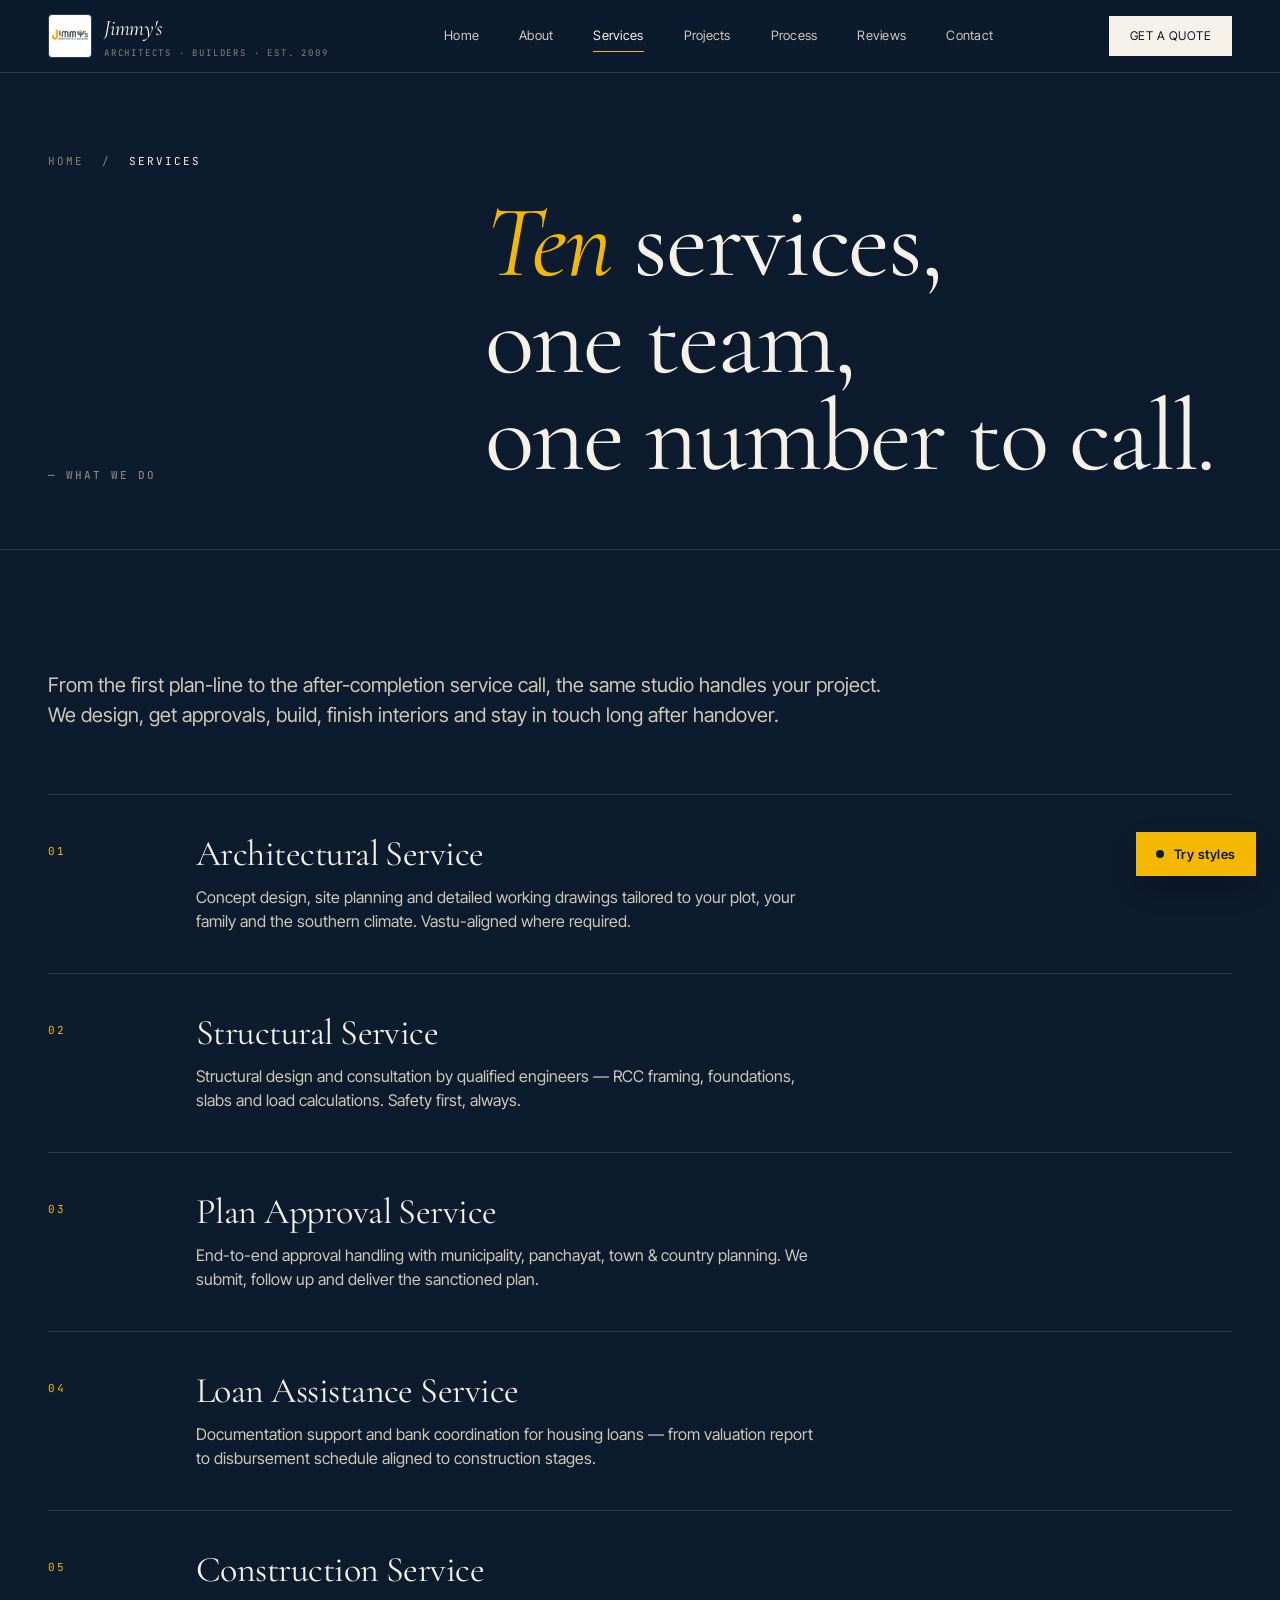
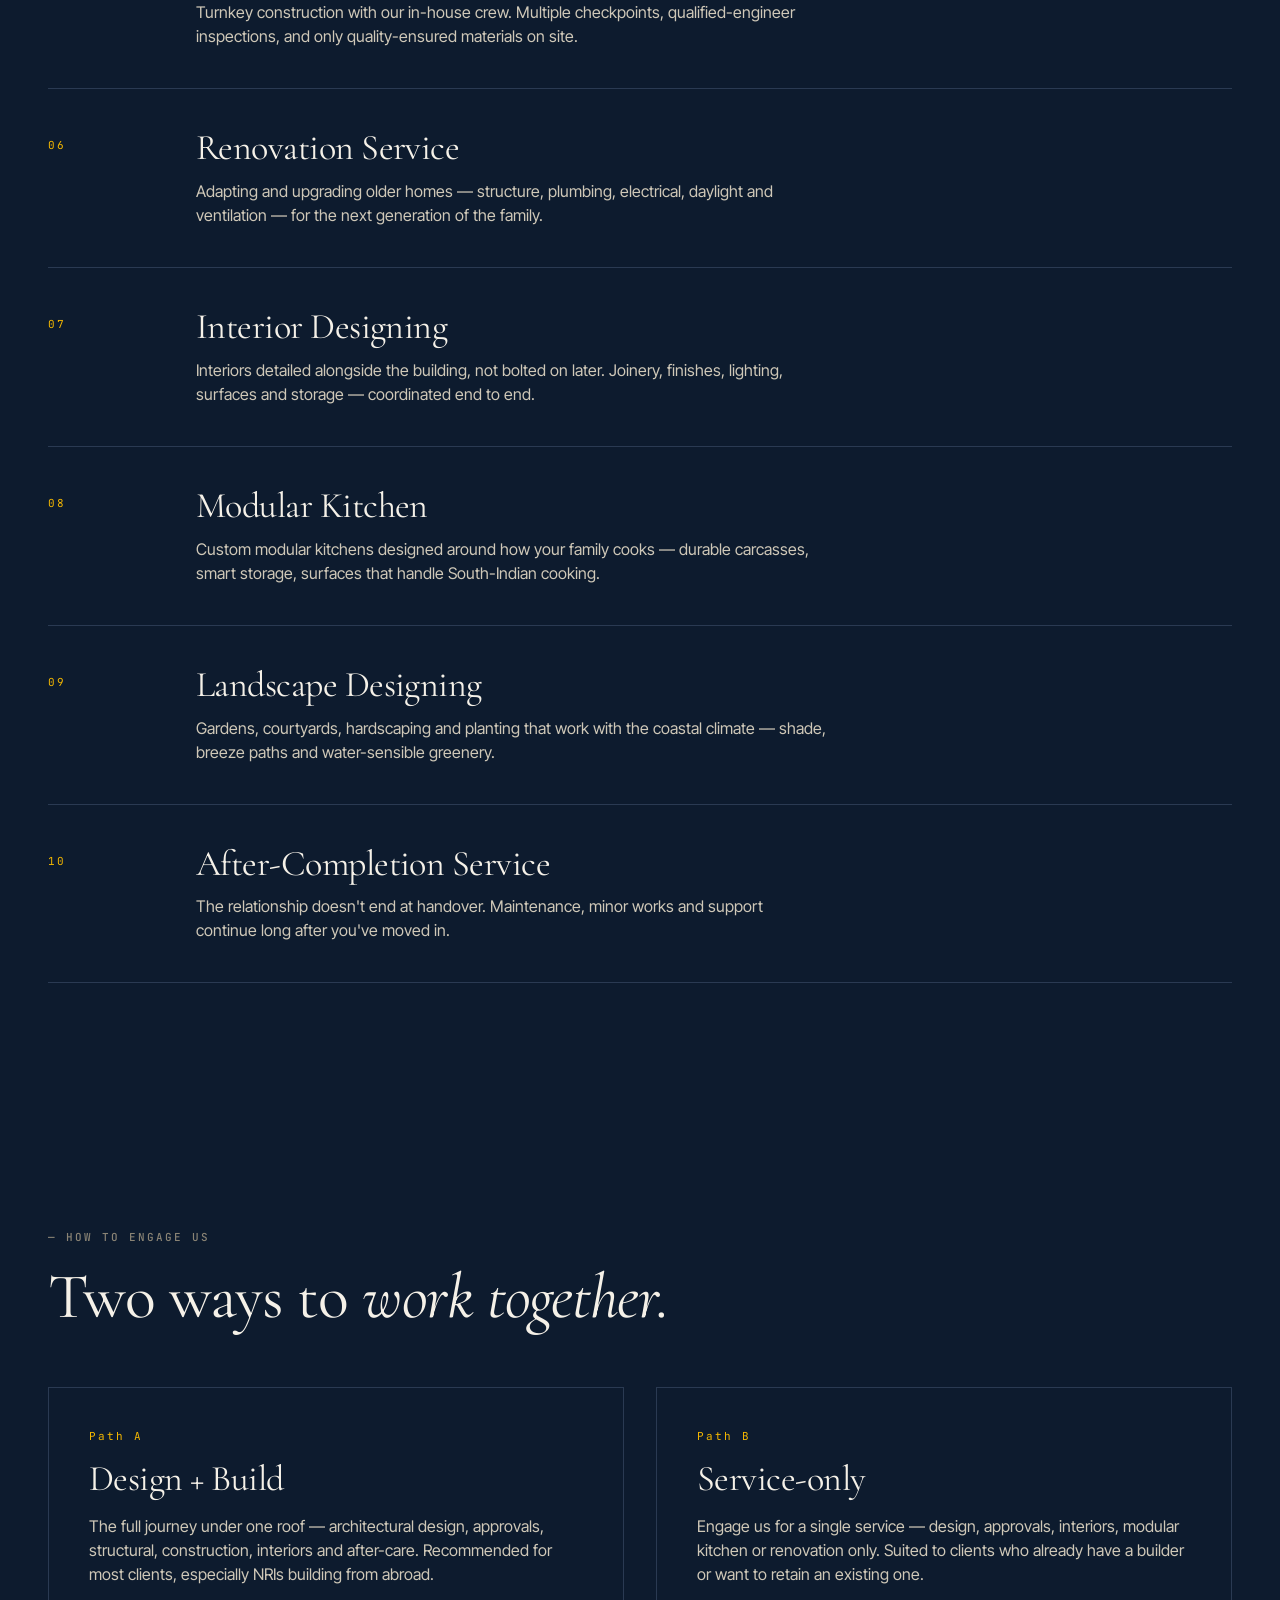
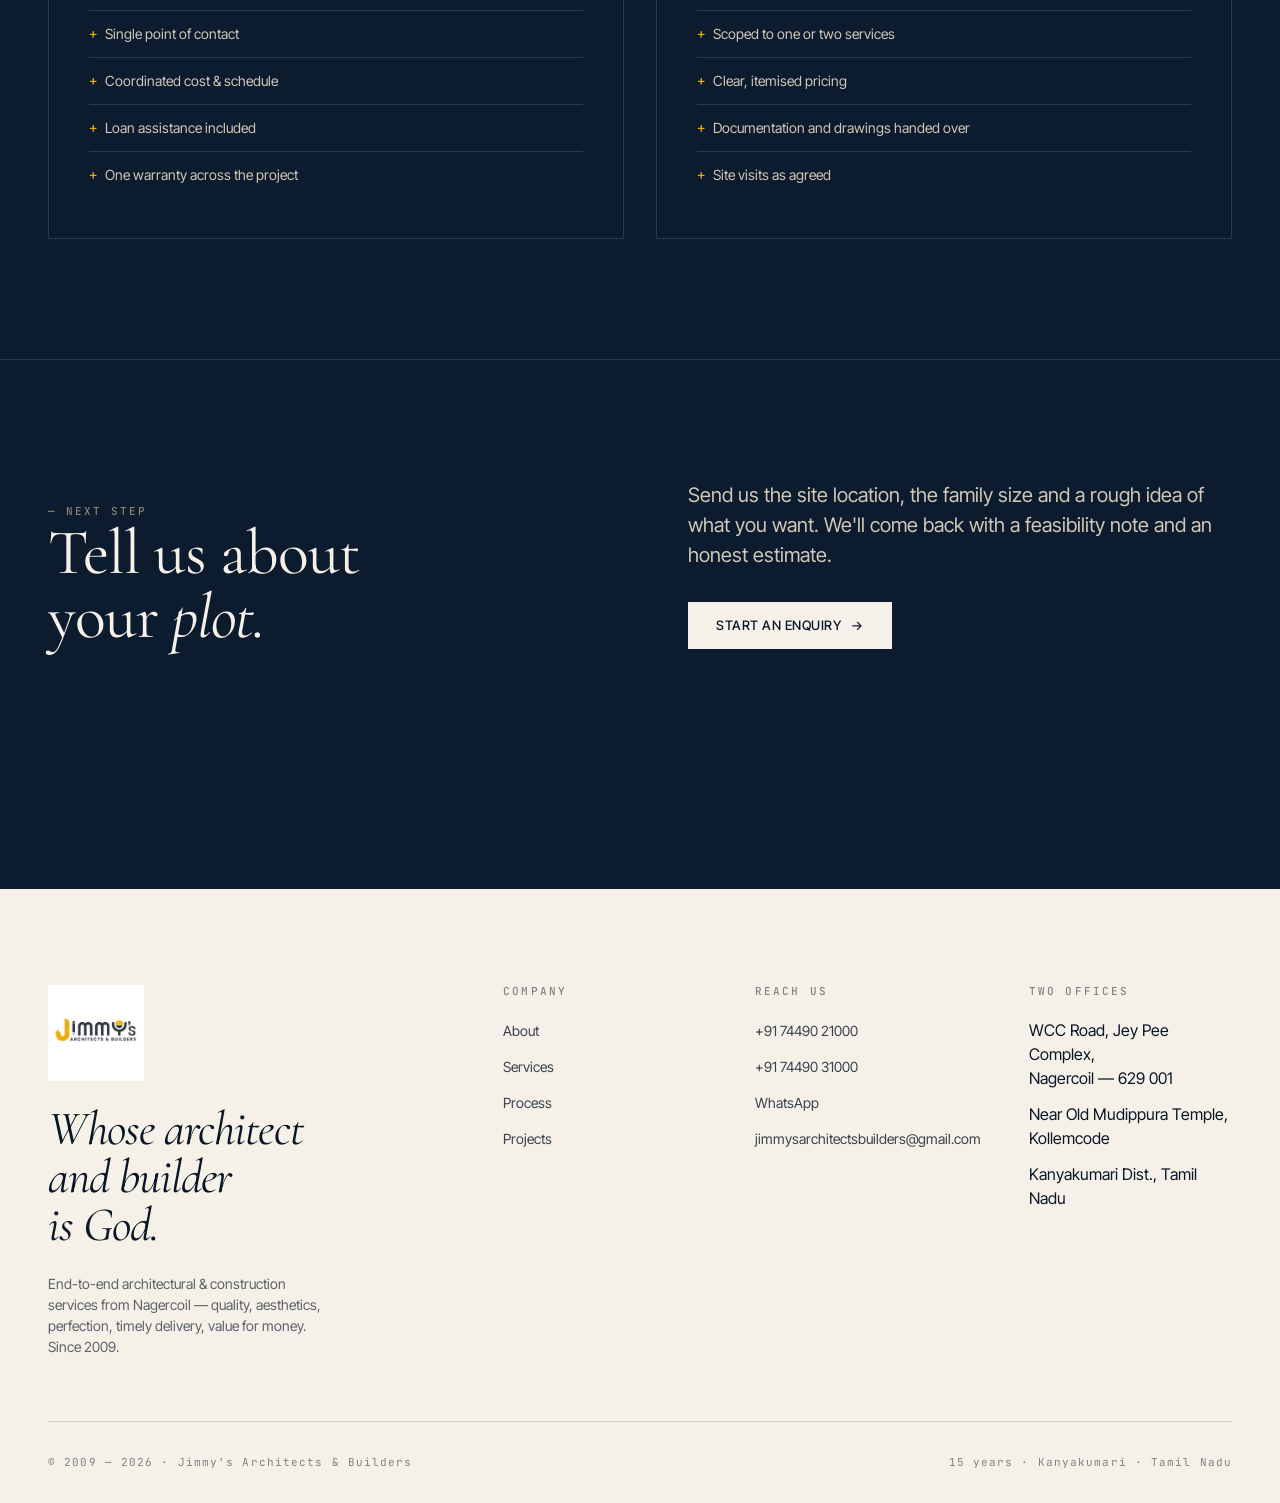
<file: services.html>
<!doctype html>
<html lang="en">
<head>
<meta charset="utf-8" />
<meta name="viewport" content="width=device-width,initial-scale=1" />
<title>Services — Jimmy's Architects &amp; Builders</title>
<link rel="preconnect" href="https://fonts.googleapis.com">
<link rel="preconnect" href="https://fonts.gstatic.com" crossorigin>
<link href="https://fonts.googleapis.com/css2?family=Cormorant+Garamond:ital,wght@0,400;0,500;1,400;1,500&family=Inter+Tight:wght@400;500;600&family=JetBrains+Mono:wght@400;500&family=Bodoni+Moda:ital,wght@0,400;1,400&family=IBM+Plex+Sans:wght@400;500&family=Fraunces:ital,wght@0,400;1,400&family=Space+Grotesk:wght@400;500&display=swap" rel="stylesheet">
<link rel="stylesheet" href="styles.css">
</head>
<body>
<div id="nav-mount" data-active="services.html"></div>

<section class="page-hero">
  <div class="wrap">
    <div class="crumbs"><a href="index.html">Home</a> &nbsp;/&nbsp; <span>Services</span></div>
    <div class="page-hero-grid">
      <div><span class="eyebrow">— What we do</span></div>
      <h1 class="display"><em>Ten</em> services,<br/>one team,<br/>one number to call.</h1>
    </div>
  </div>
</section>

<section class="section">
  <div class="wrap">
    <p class="lead reveal" style="max-width: 70ch; margin-bottom: 64px;">From the first plan-line to the after-completion service call, the same studio handles your project. We design, get approvals, build, finish interiors and stay in touch long after handover.</p>

    <ol class="svc-list">
      <li class="svc reveal">
        <span class="svc-num">01</span>
        <div>
          <h3>Architectural Service</h3>
          <p>Concept design, site planning and detailed working drawings tailored to your plot, your family and the southern climate. Vastu-aligned where required.</p>
        </div>
      </li>
      <li class="svc reveal">
        <span class="svc-num">02</span>
        <div>
          <h3>Structural Service</h3>
          <p>Structural design and consultation by qualified engineers — RCC framing, foundations, slabs and load calculations. Safety first, always.</p>
        </div>
      </li>
      <li class="svc reveal">
        <span class="svc-num">03</span>
        <div>
          <h3>Plan Approval Service</h3>
          <p>End-to-end approval handling with municipality, panchayat, town &amp; country planning. We submit, follow up and deliver the sanctioned plan.</p>
        </div>
      </li>
      <li class="svc reveal">
        <span class="svc-num">04</span>
        <div>
          <h3>Loan Assistance Service</h3>
          <p>Documentation support and bank coordination for housing loans — from valuation report to disbursement schedule aligned to construction stages.</p>
        </div>
      </li>
      <li class="svc reveal">
        <span class="svc-num">05</span>
        <div>
          <h3>Construction Service</h3>
          <p>Turnkey construction with our in-house crew. Multiple checkpoints, qualified-engineer inspections, and only quality-ensured materials on site.</p>
        </div>
      </li>
      <li class="svc reveal">
        <span class="svc-num">06</span>
        <div>
          <h3>Renovation Service</h3>
          <p>Adapting and upgrading older homes — structure, plumbing, electrical, daylight and ventilation — for the next generation of the family.</p>
        </div>
      </li>
      <li class="svc reveal">
        <span class="svc-num">07</span>
        <div>
          <h3>Interior Designing</h3>
          <p>Interiors detailed alongside the building, not bolted on later. Joinery, finishes, lighting, surfaces and storage — coordinated end to end.</p>
        </div>
      </li>
      <li class="svc reveal">
        <span class="svc-num">08</span>
        <div>
          <h3>Modular Kitchen</h3>
          <p>Custom modular kitchens designed around how your family cooks — durable carcasses, smart storage, surfaces that handle South-Indian cooking.</p>
        </div>
      </li>
      <li class="svc reveal">
        <span class="svc-num">09</span>
        <div>
          <h3>Landscape Designing</h3>
          <p>Gardens, courtyards, hardscaping and planting that work with the coastal climate — shade, breeze paths and water-sensible greenery.</p>
        </div>
      </li>
      <li class="svc reveal">
        <span class="svc-num">10</span>
        <div>
          <h3>After-Completion Service</h3>
          <p>The relationship doesn't end at handover. Maintenance, minor works and support continue long after you've moved in.</p>
        </div>
      </li>
    </ol>
  </div>
</section>

<section class="section bg-2-section">
  <div class="wrap">
    <span class="eyebrow reveal">— How to engage us</span>
    <h2 class="reveal" style="margin: 16px 0 56px;">Two ways to <em>work together.</em></h2>
    <div class="engage-grid">
      <div class="engage reveal">
        <div class="eng-tag">Path A</div>
        <h3>Design + Build</h3>
        <p>The full journey under one roof — architectural design, approvals, structural, construction, interiors and after-care. Recommended for most clients, especially NRIs building from abroad.</p>
        <ul class="eng-list">
          <li>Single point of contact</li>
          <li>Coordinated cost &amp; schedule</li>
          <li>Loan assistance included</li>
          <li>One warranty across the project</li>
        </ul>
      </div>
      <div class="engage reveal">
        <div class="eng-tag">Path B</div>
        <h3>Service-only</h3>
        <p>Engage us for a single service — design, approvals, interiors, modular kitchen or renovation only. Suited to clients who already have a builder or want to retain an existing one.</p>
        <ul class="eng-list">
          <li>Scoped to one or two services</li>
          <li>Clear, itemised pricing</li>
          <li>Documentation and drawings handed over</li>
          <li>Site visits as agreed</li>
        </ul>
      </div>
    </div>
  </div>
</section>

<section class="cta">
  <div class="wrap cta-inner">
    <div class="reveal">
      <span class="eyebrow">— Next step</span>
      <h2 class="cta-h">Tell us about<br/>your <em>plot.</em></h2>
    </div>
    <div class="cta-side reveal">
      <p class="lead">Send us the site location, the family size and a rough idea of what you want. We'll come back with a feasibility note and an honest estimate.</p>
      <a href="contact.html" class="btn btn-primary">Start an enquiry <span class="arrow">→</span></a>
    </div>
  </div>
</section>

<div id="footer-mount"></div>

<style>
.svc-list { list-style: none; }
.svc { display: grid; grid-template-columns: 100px 1fr; gap: 48px; padding: 40px 0; border-top: 1px solid var(--line); align-items: start; }
.svc:last-child { border-bottom: 1px solid var(--line); }
.svc-num { font-family: var(--mono); font-size: 11px; letter-spacing: 0.18em; color: var(--accent); padding-top: 8px; }
.svc h3 { margin-bottom: 12px; }
.svc p { max-width: 70ch; font-size: 16px; }
@media (max-width: 768px) { .svc { grid-template-columns: 1fr; gap: 12px; } }

.engage-grid { display: grid; grid-template-columns: 1fr 1fr; gap: 32px; }
@media (max-width: 768px) { .engage-grid { grid-template-columns: 1fr; } }
.engage { padding: 40px; background: var(--bg); border: 1px solid var(--line); }
.eng-tag { font-family: var(--mono); font-size: 11px; letter-spacing: 0.18em; color: var(--accent); margin-bottom: 16px; }
.engage h3 { margin-bottom: 16px; }
.engage p { margin-bottom: 24px; }
.eng-list { list-style: none; }
.eng-list li { padding: 12px 0; border-top: 1px solid var(--line); font-size: 14px; color: var(--ink-2); }
.eng-list li::before { content: '+ '; color: var(--accent); font-family: var(--mono); }

.cta { padding: 120px 0; border-top: 1px solid var(--line); }
.cta-inner { display: grid; grid-template-columns: 1fr 1fr; gap: 96px; align-items: end; }
@media (max-width: 768px) { .cta-inner { grid-template-columns: 1fr; gap: 48px; } }
.cta-h { font-size: clamp(40px, 5vw, 80px); line-height: 1; }
.cta-side .lead { margin-bottom: 32px; }
</style>

<script src="shell.js"></script>
<script src="tweaks.js"></script>
</body>
</html>
</file>
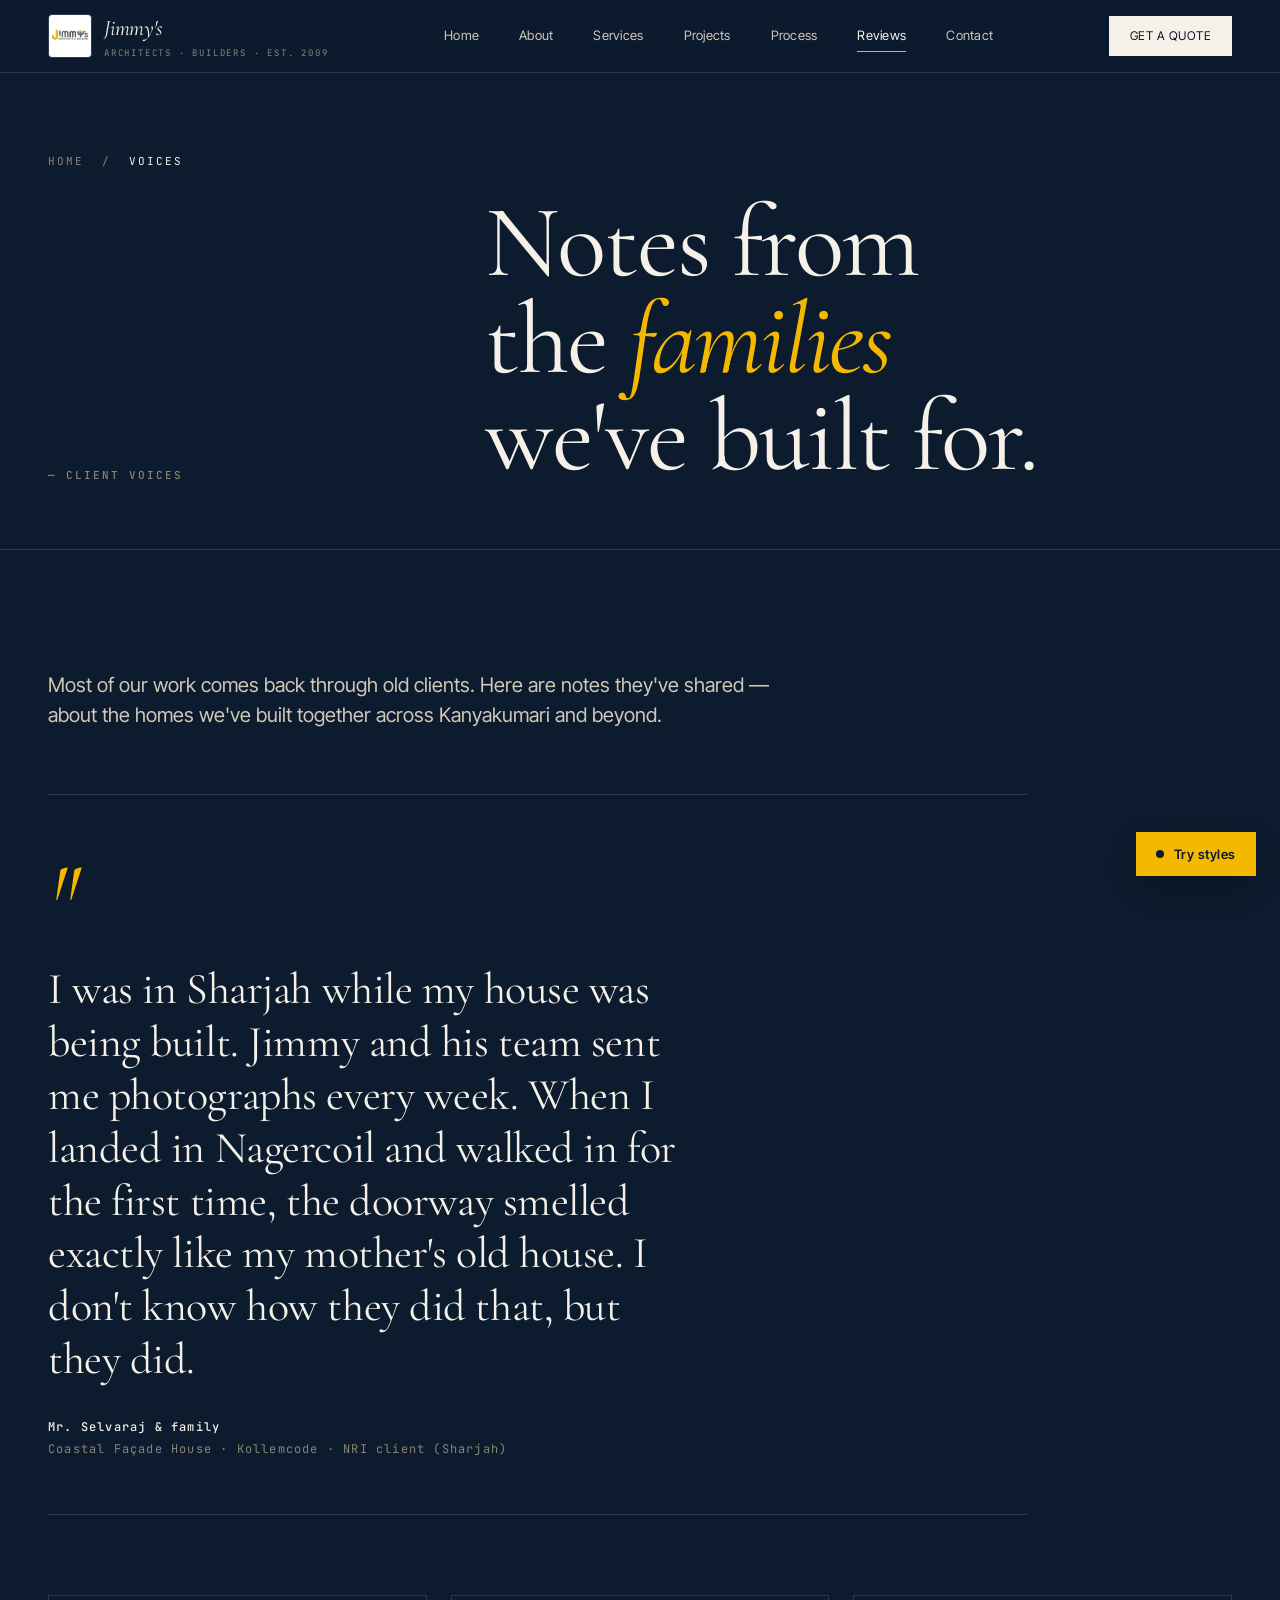
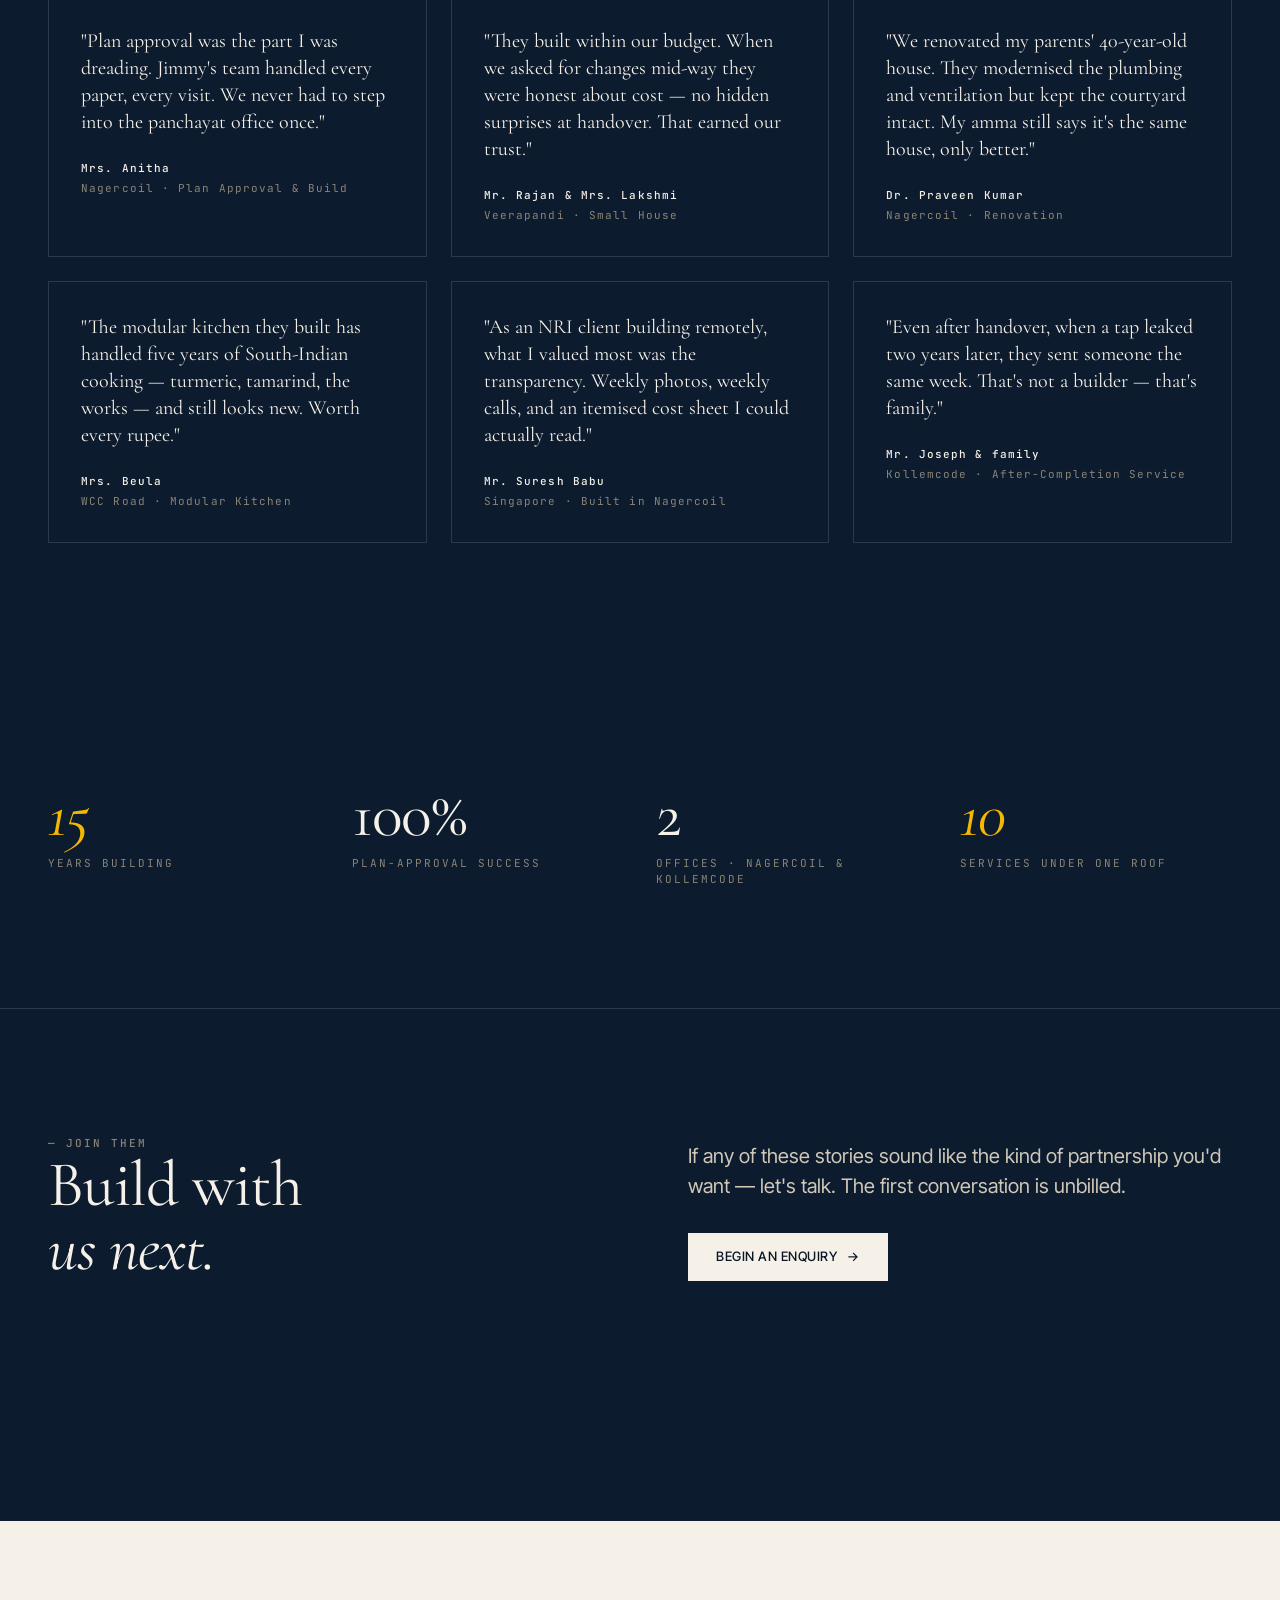
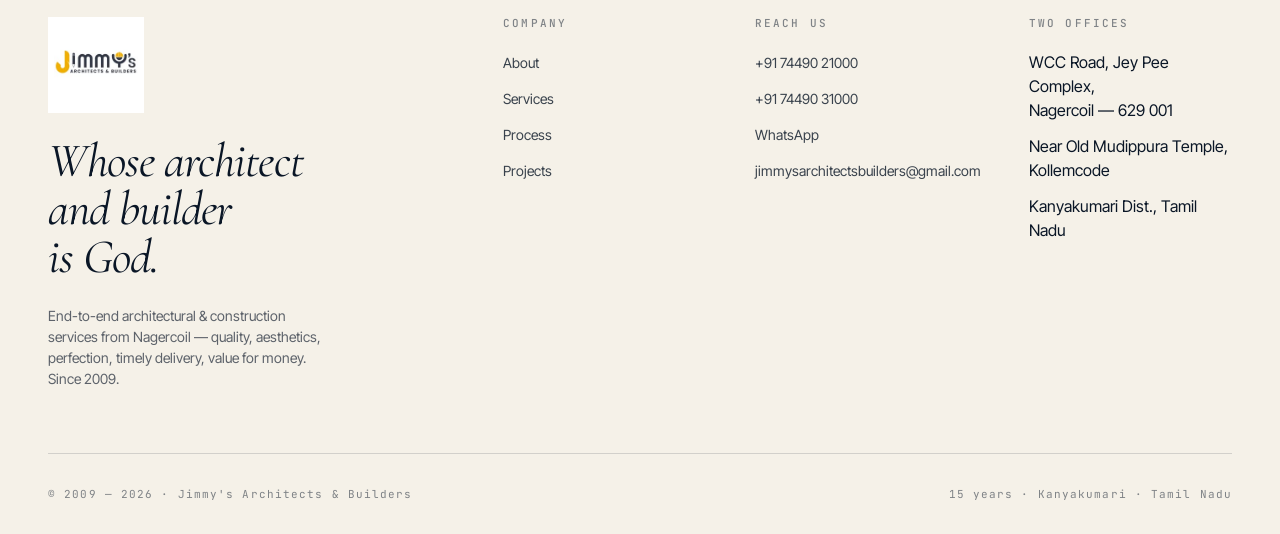
<file: testimonials.html>
<!doctype html>
<html lang="en">
<head>
<meta charset="utf-8" />
<meta name="viewport" content="width=device-width,initial-scale=1" />
<title>Voices — Jimmy's Architects &amp; Builders</title>
<link rel="preconnect" href="https://fonts.googleapis.com">
<link rel="preconnect" href="https://fonts.gstatic.com" crossorigin>
<link href="https://fonts.googleapis.com/css2?family=Cormorant+Garamond:ital,wght@0,400;0,500;1,400;1,500&family=Inter+Tight:wght@400;500;600&family=JetBrains+Mono:wght@400;500&family=Bodoni+Moda:ital,wght@0,400;1,400&family=IBM+Plex+Sans:wght@400;500&family=Fraunces:ital,wght@0,400;1,400&family=Space+Grotesk:wght@400;500&display=swap" rel="stylesheet">
<link rel="stylesheet" href="styles.css">
</head>
<body>
<div id="nav-mount" data-active="testimonials.html"></div>

<section class="page-hero">
  <div class="wrap">
    <div class="crumbs"><a href="index.html">Home</a> &nbsp;/&nbsp; <span>Voices</span></div>
    <div class="page-hero-grid">
      <div><span class="eyebrow">— Client voices</span></div>
      <h1 class="display">Notes from<br/>the <em>families</em><br/>we've built for.</h1>
    </div>
  </div>
</section>

<section class="section">
  <div class="wrap">
    <p class="lead reveal" style="max-width: 64ch; margin-bottom: 64px;">Most of our work comes back through old clients. Here are notes they've shared — about the homes we've built together across Kanyakumari and beyond.</p>

    <article class="big-quote-block reveal">
      <span class="qmark">"</span>
      <blockquote>I was in Sharjah while my house was being built. Jimmy and his team sent me photographs every week. When I landed in Nagercoil and walked in for the first time, the doorway smelled exactly like my mother's old house. I don't know how they did that, but they did.</blockquote>
      <div class="q-attr">
        <strong>Mr. Selvaraj &amp; family</strong>
        <span>Coastal Façade House · Kollemcode · NRI client (Sharjah)</span>
      </div>
    </article>

    <div class="testi-grid">
      <article class="testi reveal">
        <p>"Plan approval was the part I was dreading. Jimmy's team handled every paper, every visit. We never had to step into the panchayat office once."</p>
        <div class="t-attr"><strong>Mrs. Anitha</strong><span>Nagercoil · Plan Approval &amp; Build</span></div>
      </article>
      <article class="testi reveal">
        <p>"They built within our budget. When we asked for changes mid-way they were honest about cost — no hidden surprises at handover. That earned our trust."</p>
        <div class="t-attr"><strong>Mr. Rajan &amp; Mrs. Lakshmi</strong><span>Veerapandi · Small House</span></div>
      </article>
      <article class="testi reveal">
        <p>"We renovated my parents' 40-year-old house. They modernised the plumbing and ventilation but kept the courtyard intact. My amma still says it's the same house, only better."</p>
        <div class="t-attr"><strong>Dr. Praveen Kumar</strong><span>Nagercoil · Renovation</span></div>
      </article>
      <article class="testi reveal">
        <p>"The modular kitchen they built has handled five years of South-Indian cooking — turmeric, tamarind, the works — and still looks new. Worth every rupee."</p>
        <div class="t-attr"><strong>Mrs. Beula</strong><span>WCC Road · Modular Kitchen</span></div>
      </article>
      <article class="testi reveal">
        <p>"As an NRI client building remotely, what I valued most was the transparency. Weekly photos, weekly calls, and an itemised cost sheet I could actually read."</p>
        <div class="t-attr"><strong>Mr. Suresh Babu</strong><span>Singapore · Built in Nagercoil</span></div>
      </article>
      <article class="testi reveal">
        <p>"Even after handover, when a tap leaked two years later, they sent someone the same week. That's not a builder — that's family."</p>
        <div class="t-attr"><strong>Mr. Joseph &amp; family</strong><span>Kollemcode · After-Completion Service</span></div>
      </article>
    </div>
  </div>
</section>

<section class="section bg-2-section">
  <div class="wrap stats-strip">
    <div class="stat reveal"><div class="stat-num"><em>15</em></div><div class="stat-label">Years building</div></div>
    <div class="stat reveal"><div class="stat-num">100%</div><div class="stat-label">Plan-approval success</div></div>
    <div class="stat reveal"><div class="stat-num">2</div><div class="stat-label">Offices · Nagercoil &amp; Kollemcode</div></div>
    <div class="stat reveal"><div class="stat-num"><em>10</em></div><div class="stat-label">Services under one roof</div></div>
  </div>
</section>

<section class="cta">
  <div class="wrap cta-inner">
    <div class="reveal">
      <span class="eyebrow">— Join them</span>
      <h2 class="cta-h">Build with<br/><em>us next.</em></h2>
    </div>
    <div class="cta-side reveal">
      <p class="lead">If any of these stories sound like the kind of partnership you'd want — let's talk. The first conversation is unbilled.</p>
      <a href="contact.html" class="btn btn-primary">Begin an enquiry <span class="arrow">→</span></a>
    </div>
  </div>
</section>

<div id="footer-mount"></div>

<style>
.big-quote-block { padding: 56px 0; border-top: 1px solid var(--line); border-bottom: 1px solid var(--line); margin-bottom: 80px; max-width: 980px; position: relative; }
.qmark { font-family: var(--serif); font-style: italic; font-size: 96px; line-height: 1; color: var(--accent); display: block; margin-bottom: 16px; }
.big-quote-block blockquote { font-family: var(--serif); font-size: clamp(28px, 3.5vw, 44px); line-height: 1.2; letter-spacing: -0.01em; margin-bottom: 32px; max-width: 30ch; }
.q-attr { font-family: var(--mono); font-size: 12px; letter-spacing: 0.1em; color: var(--ink-3); }
.q-attr strong { color: var(--ink); display: block; margin-bottom: 4px; font-weight: 500; }

.testi-grid { display: grid; grid-template-columns: repeat(3, 1fr); gap: 24px; }
@media (max-width: 900px) { .testi-grid { grid-template-columns: 1fr 1fr; } }
@media (max-width: 600px) { .testi-grid { grid-template-columns: 1fr; } }
.testi { padding: 32px; background: var(--bg); border: 1px solid var(--line); }
.testi p { font-family: var(--serif); font-size: 20px; line-height: 1.35; color: var(--ink); margin-bottom: 24px; }
.t-attr { font-family: var(--mono); font-size: 11px; letter-spacing: 0.1em; color: var(--ink-3); }
.t-attr strong { color: var(--ink); display: block; margin-bottom: 4px; font-weight: 500; }

.stats-strip { display: grid; grid-template-columns: repeat(4, 1fr); gap: 32px; }
@media (max-width: 700px) { .stats-strip { grid-template-columns: 1fr 1fr; } }

.cta { padding: 120px 0; border-top: 1px solid var(--line); }
.cta-inner { display: grid; grid-template-columns: 1fr 1fr; gap: 96px; align-items: end; }
@media (max-width: 768px) { .cta-inner { grid-template-columns: 1fr; gap: 48px; } }
.cta-h { font-size: clamp(40px, 5vw, 80px); line-height: 1; }
.cta-side .lead { margin-bottom: 32px; }
</style>

<script src="shell.js"></script>
<script src="tweaks.js"></script>
</body>
</html>
</file>
<file: styles.css>
/* Jimmy's Architects & Builders — Design System */

:root {
  /* Theme: Brand Navy (default — matches Jimmy's identity) */
  --bg: #0d1b2e;
  --bg-2: #142339;
  --bg-3: #1c2c44;
  --ink: #f5f1e8;
  --ink-2: #cfc8b8;
  --ink-3: #8a8475;
  --line: #2a3a52;
  --paper: #0a1626;
  --accent: #f5b800;
  --accent-2: #d49d00;

  /* Type */
  --serif: 'Cormorant Garamond', 'Times New Roman', serif;
  --sans: 'Inter Tight', 'Helvetica Neue', sans-serif;
  --mono: 'JetBrains Mono', 'Courier New', monospace;

  /* Spacing & radii */
  --r-sm: 2px;
  --r-md: 4px;
  --r-lg: 8px;

  /* Easing */
  --ease: cubic-bezier(0.2, 0.8, 0.2, 1);
}

[data-theme="cream"] {
  --bg: #f5f0e8;
  --bg-2: #ebe3d6;
  --bg-3: #e0d6c4;
  --ink: #1a1612;
  --ink-2: #3d352c;
  --ink-3: #6b6155;
  --line: #c9bfae;
  --paper: #fbf7f0;
  --accent: #e89622;
  --accent-2: #b87214;
}

[data-theme="stone"] {
  --bg: #eceae5;
  --bg-2: #e0ddd5;
  --bg-3: #d3cfc4;
  --ink: #1c1d1e;
  --ink-2: #3a3b3d;
  --ink-3: #6a6b6e;
  --line: #c0bdb4;
  --paper: #f3f1ec;
  --accent: #5a6b52;
  --accent-2: #3d4a37;
}

[data-theme="ink"] {
  --bg: #15130f;
  --bg-2: #1f1c17;
  --bg-3: #2a2620;
  --ink: #f3ede1;
  --ink-2: #cfc6b5;
  --ink-3: #8a8275;
  --line: #3d3830;
  --paper: #1a1814;
  --accent: #d68b62;
  --accent-2: #b06a45;
}

* { box-sizing: border-box; margin: 0; padding: 0; }

html, body {
  background: var(--bg);
  color: var(--ink);
  font-family: var(--sans);
  font-size: 16px;
  line-height: 1.5;
  -webkit-font-smoothing: antialiased;
  -moz-osx-font-smoothing: grayscale;
  scroll-behavior: smooth;
}

body { min-height: 100vh; overflow-x: hidden; }

a { color: inherit; text-decoration: none; }

img { max-width: 100%; display: block; }

::selection { background: var(--accent); color: var(--paper); }

/* Layout primitives */
.wrap {
  max-width: 1440px;
  margin: 0 auto;
  padding: 0 48px;
}

@media (max-width: 768px) {
  .wrap { padding: 0 24px; }
}

/* Type system */
.eyebrow {
  font-family: var(--mono);
  font-size: 11px;
  letter-spacing: 0.18em;
  text-transform: uppercase;
  color: var(--ink-3);
  font-weight: 500;
}

.display {
  font-family: var(--serif);
  font-weight: 400;
  font-size: clamp(48px, 8vw, 128px);
  line-height: 0.95;
  letter-spacing: -0.02em;
  color: var(--ink);
}

.display em {
  font-style: italic;
  color: var(--accent);
}

h1, h2, h3, h4 {
  font-family: var(--serif);
  font-weight: 400;
  letter-spacing: -0.015em;
  line-height: 1.05;
  color: var(--ink);
}

h2 { font-size: clamp(36px, 5vw, 72px); }
h3 { font-size: clamp(24px, 3vw, 36px); }
h4 { font-size: 20px; line-height: 1.2; }

p { color: var(--ink-2); }

p.lead {
  font-size: 20px;
  line-height: 1.5;
  color: var(--ink-2);
  max-width: 60ch;
}

/* Navigation */
.nav {
  position: sticky;
  top: 0;
  z-index: 50;
  background: color-mix(in oklab, var(--bg) 85%, transparent);
  backdrop-filter: blur(12px);
  -webkit-backdrop-filter: blur(12px);
  border-bottom: 1px solid var(--line);
}

.nav-inner {
  max-width: 1440px;
  margin: 0 auto;
  padding: 0 48px;
  height: 72px;
  display: flex;
  align-items: center;
  justify-content: space-between;
}

@media (max-width: 768px) {
  .nav-inner { padding: 0 24px; }
}

.brand {
  display: flex;
  align-items: center;
  gap: 12px;
  font-family: var(--serif);
  font-size: 22px;
  letter-spacing: -0.01em;
}

.brand-logo {
  width: 44px;
  height: 44px;
  display: block;
  background: #fff;
  padding: 2px;
  border: 1px solid var(--line);
  object-fit: contain;
  flex-shrink: 0;
  border-radius: 4px;
}

.brand-text {
  font-style: italic;
}

.brand-text small {
  display: block;
  font-family: var(--mono);
  font-style: normal;
  font-size: 9px;
  letter-spacing: 0.2em;
  text-transform: uppercase;
  color: var(--ink-3);
  margin-top: 2px;
}

.nav-links {
  display: flex;
  align-items: center;
  gap: 40px;
}

.nav-links a {
  font-family: var(--sans);
  font-size: 13px;
  letter-spacing: 0.02em;
  color: var(--ink-2);
  position: relative;
  padding: 4px 0;
  transition: color 0.2s var(--ease);
}

.nav-links a:hover { color: var(--ink); }

.nav-links a.active {
  color: var(--ink);
}

.nav-links a.active::after {
  content: '';
  position: absolute;
  left: 0;
  right: 0;
  bottom: -2px;
  height: 1px;
  background: var(--accent);
}

.nav-cta {
  font-family: var(--sans);
  font-size: 12px;
  letter-spacing: 0.04em;
  text-transform: uppercase;
  padding: 10px 20px;
  border: 1px solid var(--ink);
  background: var(--ink);
  color: var(--paper);
  cursor: pointer;
  transition: all 0.2s var(--ease);
}

.nav-cta:hover {
  background: var(--accent);
  border-color: var(--accent);
}

@media (max-width: 900px) {
  .nav-links { display: none; }
}

/* Footer */
.footer {
  background: var(--ink);
  color: var(--paper);
  padding: 96px 0 32px;
  margin-top: 120px;
}

[data-theme="ink"] .footer {
  background: var(--bg-2);
  color: var(--ink);
}

.footer-inner {
  max-width: 1440px;
  margin: 0 auto;
  padding: 0 48px;
}

@media (max-width: 768px) {
  .footer-inner { padding: 0 24px; }
}

.footer-grid {
  display: grid;
  grid-template-columns: 2fr 1fr 1fr 1fr;
  gap: 48px;
  padding-bottom: 64px;
  border-bottom: 1px solid color-mix(in oklab, var(--paper) 15%, transparent);
}

@media (max-width: 768px) {
  .footer-grid { grid-template-columns: 1fr 1fr; }
}

.footer h4 {
  font-family: var(--mono);
  font-size: 11px;
  letter-spacing: 0.2em;
  text-transform: uppercase;
  color: color-mix(in oklab, var(--paper) 50%, transparent);
  margin-bottom: 20px;
  font-weight: 500;
}

[data-theme="ink"] .footer h4 {
  color: var(--ink-3);
}

.footer-display {
  font-family: var(--serif);
  font-style: italic;
  font-size: 48px;
  line-height: 1;
  letter-spacing: -0.02em;
  margin-bottom: 24px;
  color: var(--paper);
}

[data-theme="ink"] .footer-display { color: var(--ink); }

.footer-tagline {
  color: color-mix(in oklab, var(--paper) 65%, transparent);
  max-width: 36ch;
  font-size: 14px;
}

.footer ul { list-style: none; }
.footer li { margin-bottom: 12px; }
.footer li a {
  font-size: 14px;
  color: color-mix(in oklab, var(--paper) 80%, transparent);
  transition: color 0.2s var(--ease);
}
.footer li a:hover { color: var(--accent); }

.footer-bottom {
  padding-top: 32px;
  display: flex;
  justify-content: space-between;
  align-items: center;
  font-family: var(--mono);
  font-size: 11px;
  letter-spacing: 0.1em;
  color: color-mix(in oklab, var(--paper) 50%, transparent);
}

/* Buttons */
.btn {
  font-family: var(--sans);
  font-size: 13px;
  letter-spacing: 0.04em;
  text-transform: uppercase;
  padding: 14px 28px;
  cursor: pointer;
  border: none;
  display: inline-flex;
  align-items: center;
  gap: 10px;
  transition: all 0.25s var(--ease);
  font-weight: 500;
}

.btn-primary {
  background: var(--ink);
  color: var(--paper);
}
.btn-primary:hover { background: var(--accent); }

.btn-ghost {
  background: transparent;
  color: var(--ink);
  border: 1px solid var(--ink);
}
.btn-ghost:hover { background: var(--ink); color: var(--paper); }

.btn-link {
  background: transparent;
  color: var(--ink);
  padding: 0;
  border-bottom: 1px solid var(--ink);
  padding-bottom: 4px;
}
.btn-link:hover { color: var(--accent); border-color: var(--accent); }

.arrow { transition: transform 0.2s var(--ease); }
.btn:hover .arrow { transform: translateX(4px); }

/* Image placeholder */
.ph {
  background: var(--bg-3);
  position: relative;
  overflow: hidden;
  display: grid;
  place-items: center;
  background-image: repeating-linear-gradient(
    135deg,
    transparent 0px,
    transparent 12px,
    color-mix(in oklab, var(--ink) 6%, transparent) 12px,
    color-mix(in oklab, var(--ink) 6%, transparent) 13px
  );
  border: 1px solid var(--line);
}

.ph-label {
  font-family: var(--mono);
  font-size: 10px;
  letter-spacing: 0.15em;
  text-transform: uppercase;
  color: var(--ink-3);
  background: var(--bg);
  padding: 6px 12px;
  border: 1px solid var(--line);
}

/* Sections */
.section { padding: 120px 0; }
.section-sm { padding: 80px 0; }

@media (max-width: 768px) {
  .section { padding: 80px 0; }
  .section-sm { padding: 56px 0; }
}

/* Page hero (all interior pages) */
.page-hero {
  padding: 80px 0 64px;
  border-bottom: 1px solid var(--line);
}

.page-hero-grid {
  display: grid;
  grid-template-columns: 1fr 2fr;
  gap: 64px;
  align-items: end;
}

@media (max-width: 768px) {
  .page-hero-grid { grid-template-columns: 1fr; gap: 24px; }
}

.crumbs {
  font-family: var(--mono);
  font-size: 11px;
  letter-spacing: 0.18em;
  text-transform: uppercase;
  color: var(--ink-3);
  margin-bottom: 24px;
}

.crumbs span { color: var(--ink); }

/* Stat block */
.stat-row {
  display: grid;
  grid-template-columns: repeat(4, 1fr);
  gap: 32px;
  padding: 64px 0;
  border-top: 1px solid var(--line);
  border-bottom: 1px solid var(--line);
}

@media (max-width: 768px) {
  .stat-row { grid-template-columns: repeat(2, 1fr); gap: 32px 24px; }
}

.stat-num {
  font-family: var(--serif);
  font-size: clamp(40px, 5vw, 72px);
  line-height: 1;
  font-weight: 400;
  margin-bottom: 8px;
  letter-spacing: -0.02em;
}

.stat-num em {
  font-style: italic;
  color: var(--accent);
}

.stat-label {
  font-family: var(--mono);
  font-size: 11px;
  letter-spacing: 0.18em;
  text-transform: uppercase;
  color: var(--ink-3);
}

/* Animations */
@keyframes fadeUp {
  from { opacity: 0; transform: translateY(24px); }
  to { opacity: 1; transform: translateY(0); }
}

.fade-up {
  animation: fadeUp 0.8s var(--ease) both;
}

.fade-up-2 { animation-delay: 0.1s; }
.fade-up-3 { animation-delay: 0.2s; }
.fade-up-4 { animation-delay: 0.3s; }

/* Reveal on scroll */
.reveal {
  opacity: 0;
  transform: translateY(32px);
  transition: opacity 0.9s var(--ease), transform 0.9s var(--ease);
}
.reveal.in {
  opacity: 1;
  transform: translateY(0);
}

/* Marquee */
.marquee {
  overflow: hidden;
  border-top: 1px solid var(--line);
  border-bottom: 1px solid var(--line);
  padding: 32px 0;
  background: var(--bg-2);
}

.marquee-track {
  display: flex;
  gap: 64px;
  animation: scroll 40s linear infinite;
  white-space: nowrap;
  width: max-content;
}

.marquee-item {
  font-family: var(--serif);
  font-style: italic;
  font-size: 32px;
  color: var(--ink);
  display: flex;
  align-items: center;
  gap: 64px;
}

.marquee-item::after {
  content: '✦';
  font-style: normal;
  color: var(--accent);
}

@keyframes scroll {
  from { transform: translateX(0); }
  to { transform: translateX(-50%); }
}
</file>
